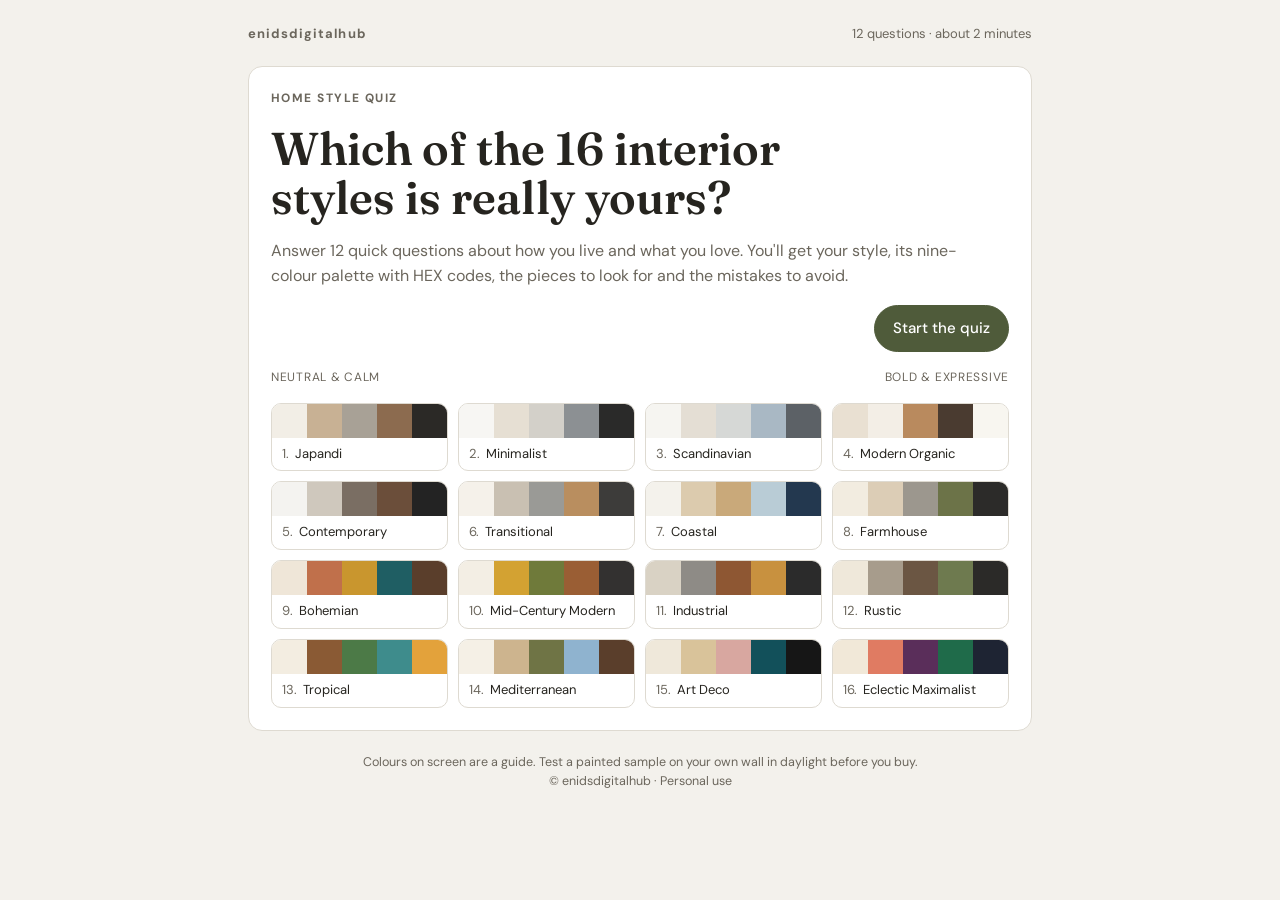
<file: apps/style-quiz/index.html>
<!DOCTYPE html>
<html lang="en">
<head>
<meta charset="utf-8">
<meta name="viewport" content="width=device-width, initial-scale=1">
<title>Find Your Home Style</title>
<meta name="description" content="A 12-question quiz that matches you to one of 16 interior design styles, with its 9-colour palette and HEX codes. By enidsdigitalhub.">
<link rel="preconnect" href="https://fonts.googleapis.com">
<link rel="preconnect" href="https://fonts.gstatic.com" crossorigin>
<link href="https://fonts.googleapis.com/css2?family=Fraunces:opsz,wght@9..144,400;9..144,600&family=DM+Sans:wght@400;500;700&display=swap" rel="stylesheet">
<style>
/* Layout: one centred column. Intro = 16-style gallery; quiz = one question card at a time; result = palette-led style card. */
:root{
  --bg:#F3F1EC; --surface:#FFFFFF; --ink:#26241F; --muted:#6B665C; --line:#DEDAD1; --accent:#4F5B3A; --accent-ink:#FFFFFF;
  --display:"Fraunces", Georgia, "Times New Roman", serif;
  --body:"DM Sans", system-ui, -apple-system, "Segoe UI", sans-serif;
  color-scheme: light;
}
@media (prefers-color-scheme: dark){
  :root:not([data-theme="light"]){ --bg:#1B1A17; --surface:#25231F; --ink:#EEEAE2; --muted:#A8A196; --line:#3A372F; --accent:#A9B98A; --accent-ink:#1B1A17; color-scheme: dark; }
}
:root[data-theme="dark"]{ --bg:#1B1A17; --surface:#25231F; --ink:#EEEAE2; --muted:#A8A196; --line:#3A372F; --accent:#A9B98A; --accent-ink:#1B1A17; color-scheme: dark; }
*{box-sizing:border-box}
html,body{margin:0}
body{background:var(--bg); color:var(--ink); font-family:var(--body); font-size:16px; line-height:1.55}
.wrap{max-width:820px; margin:0 auto; padding:24px 18px 56px; display:flex; flex-direction:column; gap:22px}
header{display:flex; justify-content:space-between; align-items:baseline; gap:12px; flex-wrap:wrap}
.brand{font-weight:700; letter-spacing:.08em; font-size:13px; color:var(--muted); text-decoration:none}
.step{font-size:13px; color:var(--muted); font-variant-numeric:tabular-nums}
.bar{height:4px; background:var(--line); border-radius:4px; overflow:hidden}
.bar i{display:block; height:100%; width:0; background:var(--accent); transition:width .3s ease}
h1,h2,h3{font-family:var(--display); font-weight:600; text-wrap:balance; margin:0}
h1{font-size:clamp(30px,6vw,46px); line-height:1.08}
h2{font-size:clamp(23px,4.4vw,31px); line-height:1.15}
h3{font-size:18px}
p{margin:0; max-width:65ch}
.lede{color:var(--muted)}
.card{background:var(--surface); border:1px solid var(--line); border-radius:14px; padding:22px; display:flex; flex-direction:column; gap:16px}
.kicker{font-size:12px; letter-spacing:.12em; text-transform:uppercase; color:var(--muted); font-weight:700}
.opts{display:grid; grid-template-columns:repeat(2,minmax(0,1fr)); gap:12px}
@media (max-width:520px){ .opts{grid-template-columns:1fr} }
.opt{all:unset; box-sizing:border-box; cursor:pointer; border:1.5px solid var(--line); border-radius:12px; padding:14px; display:flex; flex-direction:column; gap:10px; background:var(--bg); transition:border-color .15s}
.opt:hover{border-color:var(--accent)}
.opt:focus-visible,.btn:focus-visible,.tile:focus-visible{outline:3px solid var(--accent); outline-offset:2px}
.opt[aria-pressed="true"]{border-color:var(--accent); box-shadow:inset 0 0 0 1px var(--accent)}
.chips{display:flex; height:28px; border-radius:6px; overflow:hidden}
.chips span{flex:1}
.opt b{font-weight:500}
.opt small{color:var(--muted); font-size:13.5px; line-height:1.4}
.nav{display:flex; justify-content:space-between; gap:10px; flex-wrap:wrap}
.btn{all:unset; box-sizing:border-box; cursor:pointer; padding:11px 18px; border-radius:999px; font-weight:500; font-size:15px; border:1.5px solid var(--line); color:var(--ink); text-align:center}
.btn.primary{background:var(--accent); color:var(--accent-ink); border-color:var(--accent)}
.btn[disabled]{opacity:.4; cursor:default}
/* gallery */
.gallery{display:grid; grid-template-columns:repeat(4,minmax(0,1fr)); gap:10px}
@media (max-width:640px){ .gallery{grid-template-columns:repeat(2,minmax(0,1fr))} }
.tile{all:unset; box-sizing:border-box; cursor:pointer; border:1px solid var(--line); border-radius:10px; overflow:hidden; background:var(--surface); display:flex; flex-direction:column}
.tile:hover{border-color:var(--accent)}
.tile .chips{height:34px; border-radius:0}
.tile span.n{padding:8px 10px; font-size:13px; line-height:1.3; display:flex; gap:6px}
.tile span.n i{font-style:normal; color:var(--muted); font-variant-numeric:tabular-nums}
.axis{display:flex; justify-content:space-between; font-size:12px; color:var(--muted); letter-spacing:.06em; text-transform:uppercase}
/* result */
.hero{border-radius:14px; overflow:hidden; border:1px solid var(--line); background:var(--surface)}
.hero .strip{display:flex; height:110px}
.hero .strip span{flex:1}
.hero .body{padding:22px; display:flex; flex-direction:column; gap:12px}
.words{display:flex; gap:8px; flex-wrap:wrap}
.pill{border:1px solid var(--line); border-radius:999px; padding:4px 12px; font-size:14px}
.pal{display:grid; grid-template-columns:repeat(3,minmax(0,1fr)); gap:10px}
@media (max-width:520px){ .pal{grid-template-columns:repeat(2,minmax(0,1fr))} }
.sw{border:1px solid var(--line); border-radius:10px; overflow:hidden; background:var(--surface)}
.sw div{height:56px}
.sw p{padding:8px 10px; font-size:13px; line-height:1.35}
.sw code{font-family:ui-monospace,Menlo,Consolas,monospace; color:var(--muted); font-size:12px}
.cols{display:grid; grid-template-columns:1fr 1fr; gap:18px}
@media (max-width:560px){ .cols{grid-template-columns:1fr} }
ul{margin:0; padding-left:18px; display:flex; flex-direction:column; gap:6px}
.match{display:flex; flex-direction:column; gap:8px}
.mrow{display:grid; grid-template-columns:170px 1fr 44px; gap:10px; align-items:center; font-size:14px}
@media (max-width:420px){ .mrow{grid-template-columns:120px 1fr 40px} }
.mrow .t{height:8px; background:var(--line); border-radius:8px; overflow:hidden}
.mrow .t i{display:block; height:100%; border-radius:8px}
.mrow span:last-child{text-align:right; font-variant-numeric:tabular-nums; color:var(--muted)}
.cta{display:flex; flex-direction:column; gap:12px; border-radius:14px; padding:22px; color:#fff}
.cta p{color:rgba(255,255,255,.92)}
.cta .row{display:flex; gap:10px; flex-wrap:wrap}
.cta .btn{border-color:rgba(255,255,255,.65); color:#fff}
.cta .btn.solid{background:#fff; border-color:#fff}
.sig{display:flex; gap:14px; align-items:center; flex-wrap:wrap}
.sig .chips{width:150px; height:40px}
.toast{font-size:13px; color:var(--muted); min-height:18px}
.home{display:flex; flex-direction:column; gap:14px}
.tabs{display:flex; gap:8px; flex-wrap:wrap}
.tab{all:unset; box-sizing:border-box; cursor:pointer; padding:7px 14px; border-radius:999px; border:1.5px solid var(--line); font-size:14px}
.tab[aria-selected="true"]{background:var(--ink); color:var(--bg); border-color:var(--ink)}
.tab:focus-visible{outline:3px solid var(--accent); outline-offset:2px}
.view{border-radius:12px; overflow:hidden; border:1px solid var(--line); background:#fff; aspect-ratio:8/5}
.view svg{display:block; width:100%; height:100%}
.note{font-size:13px; color:var(--muted)}
footer{font-size:12.5px; color:var(--muted); text-align:center}
[hidden]{display:none !important}
@media (prefers-reduced-motion: reduce){ *{transition:none !important} }
</style>
</head>
<body>
<div class="wrap">
  <header>
    <a class="brand" href="#">enidsdigitalhub</a>
    <span class="step" id="step">12 questions · about 2 minutes</span>
  </header>

  <section id="intro" class="card">
    <div class="kicker">Home style quiz</div>
    <h1>Which of the 16 interior styles is really yours?</h1>
    <p class="lede">Answer 12 quick questions about how you live and what you love. You'll get your style, its nine-colour palette with HEX codes, the pieces to look for and the mistakes to avoid.</p>
    <div class="nav"><span></span><button class="btn primary" id="start">Start the quiz</button></div>
    <div class="axis" aria-hidden="true"><span>Neutral &amp; calm</span><span>Bold &amp; expressive</span></div>
    <div class="gallery" id="gallery" aria-label="Browse all 16 styles"></div>
  </section>

  <section id="quiz" class="card" hidden>
    <div class="bar" aria-hidden="true"><i id="prog"></i></div>
    <h2 id="qtext"></h2>
    <div class="opts" id="opts" role="group"></div>
    <div class="nav">
      <button class="btn" id="back">Back</button>
      <button class="btn primary" id="next" disabled>Next</button>
    </div>
  </section>

  <section id="result" hidden style="display:flex;flex-direction:column;gap:18px"></section>

  <footer>Colours on screen are a guide. Test a painted sample on your own wall in daylight before you buy.<br>© enidsdigitalhub · Personal use</footer>
</div>

<script>
/* ---------- Paste your Payhip product links here (leave "" until a product is live) ---------- */
const SHOP = {
  library: "",          // Complete 16-Style Library bundle
  palettes: "",         // 16 palette pack
  guides: {}            // e.g. { "japandi": "https://payhip.com/b/XXXX", ... }
};

const DATA = {"axes": ["color", "rustic", "decor", "warmth", "era", "mood", "green"], "styles": [{"id": "japandi", "num": 1, "name": "Japandi", "tagline": "Quiet, crafted, uncluttered", "words": ["Serene", "Crafted", "Simple"], "blurb": "Japanese calm meets Scandinavian comfort. Low furniture, pale wood, hand-made ceramics and plenty of empty space make a home that feels like a slow exhale.", "palette": [{"hex": "#F2EEE6", "name": "Rice Paper", "use": "Main walls"}, {"hex": "#E4DCCF", "name": "Washi", "use": "Secondary walls, linen"}, {"hex": "#C8B194", "name": "Ash Oak", "use": "Floors, furniture"}, {"hex": "#B08A62", "name": "Hinoki", "use": "Joinery, slatted screens"}, {"hex": "#A8A196", "name": "Stone", "use": "Tiles, pottery"}, {"hex": "#7C8466", "name": "Moss", "use": "Plants, cushions"}, {"hex": "#8C6B4F", "name": "Roasted Tea", "use": "Leather, ceramics"}, {"hex": "#4A4642", "name": "Charcoal Clay", "use": "Accents, lamp bases"}, {"hex": "#2B2926", "name": "Sumi Ink", "use": "Fine frames, outlines"}], "materials": ["Light ash or oak, matte", "Paper and linen shades", "Hand-thrown stoneware", "Bamboo and rattan", "Tatami-style or jute rugs", "Matte black metal, used sparingly"], "pieces": ["Low-profile sofa, seat height about 380–420 mm", "Low oak coffee table, 350–400 mm high", "Platform bed with a slatted headboard", "Paper lantern pendant, Ø500–600 mm", "Slatted oak screen or room divider"], "dos": ["Leave one wall and one surface completely empty", "Keep furniture low to the ground", "Choose a few hand-made pieces over many bought ones", "Hide storage behind plain, handle-less doors"], "avoid": ["Busy patterns and bright colours", "Glossy or mirrored finishes", "Filling every shelf", "Cool white (6000 K) bulbs"], "best_for": "Small homes, calm minds, anyone who wants less stuff", "profile": {"color": 0.1, "rustic": 0.35, "decor": 0.1, "warmth": 0.55, "era": 0.2, "mood": 0.3, "green": 0.5}}, {"id": "minimalist", "num": 2, "name": "Minimalist", "tagline": "Less, but better", "words": ["Clean", "Calm", "Essential"], "blurb": "Every object earns its place. Clean lines, a tight neutral palette and hidden storage leave a home that is easy to keep tidy and restful to come back to.", "palette": [{"hex": "#F7F6F3", "name": "Pure White", "use": "Walls, ceilings"}, {"hex": "#ECEAE5", "name": "Chalk", "use": "Secondary walls"}, {"hex": "#E6DFD3", "name": "Linen", "use": "Upholstery, curtains"}, {"hex": "#D9C7AC", "name": "Pale Oak", "use": "Floors, joinery"}, {"hex": "#D3D0C9", "name": "Pebble", "use": "Rugs, tiles"}, {"hex": "#A9A69F", "name": "Concrete", "use": "Worktops, floors"}, {"hex": "#8C9093", "name": "Steel", "use": "Hardware, lighting"}, {"hex": "#5E5D5A", "name": "Graphite", "use": "Accents"}, {"hex": "#2A2A29", "name": "Soft Black", "use": "Frames, single statement piece"}], "materials": ["Flat-front handle-less joinery", "Microcement or large-format porcelain", "Pale oak", "Matte white quartz", "Wool and cotton in plain weaves", "Brushed steel"], "pieces": ["Track-arm sofa in a solid neutral, 2000–2200 mm", "Simple rectangular coffee table, about ⅔ the sofa length", "Floor-to-ceiling hidden storage wall", "Platform bed with integrated side ledges", "One sculptural floor lamp"], "dos": ["Plan storage before you buy furniture", "Repeat the same two or three materials room to room", "Use texture so neutral rooms don't feel cold", "Keep worktops completely clear"], "avoid": ["Open shelving full of objects", "More than one accent colour", "Visible cables", "Furniture that is too small for the room"], "best_for": "Busy people, rentals, small apartments, anyone who hates clutter", "profile": {"color": 0.0, "rustic": 0.1, "decor": 0.0, "warmth": 0.35, "era": 0.1, "mood": 0.1, "green": 0.15}}, {"id": "scandinavian", "num": 3, "name": "Scandinavian", "tagline": "Light, simple, hygge", "words": ["Bright", "Cosy", "Practical"], "blurb": "Built for long dark winters, Scandinavian rooms bounce every bit of light around: white walls, pale wood and soft textiles, with a gentle blue or green for calm.", "palette": [{"hex": "#F6F5F1", "name": "Snow", "use": "Walls, ceilings"}, {"hex": "#E8DFD1", "name": "Birch", "use": "Secondary walls"}, {"hex": "#E4DED4", "name": "Wool", "use": "Throws, upholstery"}, {"hex": "#D7C3A3", "name": "Pale Ash", "use": "Floors, furniture"}, {"hex": "#D6D8D6", "name": "Fog", "use": "Rugs, tiles"}, {"hex": "#B9BBB8", "name": "Dove Grey", "use": "Sofa, curtains"}, {"hex": "#A9B8C4", "name": "Fjord Blue", "use": "Accent wall, bedding"}, {"hex": "#A8B59B", "name": "Sage", "use": "Plants, cushions"}, {"hex": "#5C6166", "name": "Slate", "use": "Lamps, frames"}], "materials": ["Pale ash, birch or white-oiled oak", "Wool, sheepskin and knitted throws", "White-painted wood panelling", "Matte ceramic tiles", "Paper and opal-glass lighting", "Black or brass details, small"], "pieces": ["Light grey sofa on wooden legs, 2000–2200 mm", "Round white or ash coffee table, Ø800–900 mm", "Wishbone-style dining chairs", "Wall-mounted shelf with a few books and plants", "Sheepskin on a lounge chair"], "dos": ["Keep windows bare or use sheer white curtains", "Layer several lamps instead of one ceiling light", "Bring in one soft colour: blue, sage or blush", "Use wool and knit textures for warmth"], "avoid": ["Dark heavy curtains", "Ornate or carved furniture", "Too many colours", "Dark wood floors"], "best_for": "Darker homes, families, renters, cool climates", "profile": {"color": 0.15, "rustic": 0.3, "decor": 0.25, "warmth": 0.35, "era": 0.25, "mood": 0.05, "green": 0.4}}, {"id": "modern-organic", "num": 4, "name": "Modern Organic", "tagline": "Calm, light and tactile", "replaces": "Warm Modern Organic", "words": ["Soft", "Natural", "Quiet"], "blurb": "A calm, light-filled home that feels soft underfoot and quiet to the eye. Natural oak, warm stone tones, curves and bouclé do the work, with sage green as the one living colour.", "palette": [{"hex": "#E9E0D2", "name": "Oat", "use": "60% · main walls, upholstery"}, {"hex": "#CFC3B1", "name": "Limestone", "use": "Secondary walls, tiles, rugs"}, {"hex": "#F3EEE6", "name": "Ivory Bouclé", "use": "Sofa, cushions, bedding"}, {"hex": "#D9C9B0", "name": "Travertine", "use": "Floor tiles, coffee table, worktops"}, {"hex": "#B98A5E", "name": "Natural Oak", "use": "30% · floors, joinery, furniture"}, {"hex": "#8E9B7E", "name": "Sage", "use": "10% · limewash wall, zellige, plants"}, {"hex": "#4A3B30", "name": "Espresso", "use": "Fine outlines, frames, lamp bases"}, {"hex": "#B08D57", "name": "Brushed Brass", "use": "Taps, handles, light fittings"}, {"hex": "#F8F6F0", "name": "Soft White", "use": "Ceilings and trims"}], "materials": ["Matte engineered and fluted oak", "Limewash walls", "Travertine-look porcelain", "Bouclé and linen", "Calacatta-look quartz", "Brushed brass"], "pieces": ["Curved bouclé sofa, 2200–2400 mm wide", "Oak drum coffee table, Ø900–1000", "Fluted oak media wall with a linear fire", "Wool or jute rug, about 2400 × 3400", "Sheer linen curtains hung from the ceiling"], "dos": ["Choose curves: a rounded sofa, oval table or arched mirror", "Keep wood tones in one family, light to mid oak", "Use texture instead of pattern", "Display three objects, not ten"], "avoid": ["Bright white next to oat and oak", "High-gloss finishes", "More than one strong colour", "Cool white (6000 K) bulbs"], "best_for": "Homeowners who want calm but warm; small or darker homes", "profile": {"color": 0.2, "rustic": 0.45, "decor": 0.25, "warmth": 0.65, "era": 0.2, "mood": 0.25, "green": 0.6}}, {"id": "contemporary", "num": 5, "name": "Contemporary", "tagline": "Sleek, current, gallery-calm", "words": ["Sleek", "Current", "Refined"], "blurb": "Of-the-moment and crisp: big windows, clean architecture, greige and taupe softened by walnut and a single dramatic black. It's polished without being cold.", "palette": [{"hex": "#F4F3F0", "name": "Gallery White", "use": "Walls"}, {"hex": "#DADADA", "name": "Mist Grey", "use": "Secondary walls, rugs"}, {"hex": "#CFC8BD", "name": "Greige", "use": "Upholstery, curtains"}, {"hex": "#9E9284", "name": "Taupe", "use": "Feature wall, cushions"}, {"hex": "#7A6E63", "name": "Mink", "use": "Accent chairs"}, {"hex": "#C9B48E", "name": "Champagne", "use": "Metal finishes"}, {"hex": "#6B4E3A", "name": "Walnut", "use": "Media unit, dining table"}, {"hex": "#5A5A58", "name": "Smoke", "use": "Tiles, worktops"}, {"hex": "#232323", "name": "Onyx", "use": "Window frames, statement pieces"}], "materials": ["Large-format porcelain or polished concrete", "Walnut veneer", "Smoked glass", "Matte black and champagne metal", "Bouclé, wool and leather", "Quartz with subtle veining"], "pieces": ["Low modular sectional, about 3000 × 1800 L-shape", "Rectangular coffee table in stone or smoked glass", "Floating walnut media unit with hidden storage", "Statement linear pendant over the dining table", "Large abstract artwork, about ⅔ the sofa width"], "dos": ["Keep architecture clean: flush skirtings, hidden tracks", "Use one dramatic black element per room", "Choose large-scale art over many small frames", "Layer greige, taupe and walnut for warmth"], "avoid": ["Fussy ornaments and patterns", "Matching furniture sets", "Too many small accessories", "Mixing many wood tones"], "best_for": "New builds, apartments, open-plan living", "profile": {"color": 0.2, "rustic": 0.1, "decor": 0.3, "warmth": 0.4, "era": 0.0, "mood": 0.5, "green": 0.2}}, {"id": "transitional", "num": 6, "name": "Transitional", "tagline": "Classic comfort, modern lines", "words": ["Timeless", "Balanced", "Welcoming"], "blurb": "The bridge between traditional and modern: classic shapes, mouldings and a fireplace, kept fresh with soft neutrals and one confident navy.", "palette": [{"hex": "#F5F1EA", "name": "Warm White", "use": "Walls, trims"}, {"hex": "#E3DDD2", "name": "Oyster", "use": "Secondary walls"}, {"hex": "#C9C0B2", "name": "Greige", "use": "Sofa, curtains"}, {"hex": "#A8998A", "name": "Mushroom", "use": "Rugs, cushions"}, {"hex": "#9A9A96", "name": "Pewter", "use": "Tiles, accents"}, {"hex": "#B7B8B4", "name": "Brushed Nickel", "use": "Taps, lighting"}, {"hex": "#B98E5F", "name": "Honey Oak", "use": "Floors, dining table"}, {"hex": "#2F3E55", "name": "Navy", "use": "Accent chairs, kitchen island"}, {"hex": "#3D3C3A", "name": "Charcoal", "use": "Frames, details"}], "materials": ["Wall panelling and simple mouldings", "Mid-tone oak floors", "Marble-look porcelain", "Performance linen and velvet", "Brushed nickel or aged brass", "Glass and crystal lighting, kept simple"], "pieces": ["Rolled-arm or track-arm sofa, 2200–2400 mm", "Pair of upholstered armchairs facing the sofa", "Fireplace with a simple surround as the focal point", "Round or oval pedestal dining table", "Classic chandelier with a modern shape"], "dos": ["Arrange seating symmetrically around a focal point", "Mix one classic shape with one modern shape", "Use navy as the single colour", "Pick lined, floor-length curtains"], "avoid": ["Heavily carved or ornate pieces", "Too many trends at once", "Bright, saturated colours", "Cluttered surfaces"], "best_for": "Family homes, people who like classic but not old-fashioned", "profile": {"color": 0.2, "rustic": 0.2, "decor": 0.4, "warmth": 0.5, "era": 0.55, "mood": 0.25, "green": 0.25}}, {"id": "coastal", "num": 7, "name": "Coastal", "tagline": "Breezy, bright, by the sea", "words": ["Breezy", "Fresh", "Relaxed"], "blurb": "Sun, salt and sea in a home: sandy neutrals, driftwood, sea-glass greens and harbour blues, with linen that moves in the breeze.", "palette": [{"hex": "#F4F2EC", "name": "Sea Salt", "use": "Walls"}, {"hex": "#EDE3D6", "name": "Shell", "use": "Secondary walls, linen"}, {"hex": "#DCCBAE", "name": "Sand Dune", "use": "Rugs, upholstery"}, {"hex": "#B8A68C", "name": "Driftwood", "use": "Floors, furniture"}, {"hex": "#C9A97A", "name": "Rope", "use": "Woven baskets, lighting"}, {"hex": "#A9C6C1", "name": "Sea Glass", "use": "Cushions, tiles"}, {"hex": "#B9CCD6", "name": "Sky", "use": "Accent wall, bedding"}, {"hex": "#4F7184", "name": "Harbour Blue", "use": "Kitchen island, accents"}, {"hex": "#23384F", "name": "Navy", "use": "Stripes, frames"}], "materials": ["Whitewashed or driftwood timber", "Linen and cotton slipcovers", "Rattan, rope and seagrass", "Shiplap or tongue-and-groove panelling", "Glazed handmade tiles in blue-green", "Weathered brass or nickel"], "pieces": ["Slipcovered sofa in white or sand, 2200–2400 mm", "Whitewashed coffee table or a woven ottoman", "Rattan or wicker accent chairs", "Woven pendant light over the dining table", "Striped or flat-weave rug, about 2400 × 3400"], "dos": ["Keep windows open and curtains sheer", "Mix two or three blues, not more", "Use natural fibres for texture", "Keep accessories few and natural (glass, wood)"], "avoid": ["Themed décor: anchors, 'beach' signs, shells everywhere", "Heavy dark furniture", "Busy patterns", "Dark wall colours"], "best_for": "Coastal and warm homes, holiday homes, Airbnbs", "profile": {"color": 0.4, "rustic": 0.35, "decor": 0.4, "warmth": 0.3, "era": 0.35, "mood": 0.0, "green": 0.3}}, {"id": "farmhouse", "num": 8, "name": "Farmhouse", "tagline": "Simple, sturdy, country warmth", "words": ["Homely", "Sturdy", "Unfussy"], "blurb": "Country living with clean modern lines: beams, shaker cabinets, a big farmhouse table, sage and olive greens and black iron details.", "palette": [{"hex": "#F2ECE0", "name": "Cream", "use": "Walls"}, {"hex": "#E7DFD0", "name": "Linen", "use": "Curtains, upholstery"}, {"hex": "#DCCDB6", "name": "Oatmeal", "use": "Rugs, secondary walls"}, {"hex": "#A57C55", "name": "Barn Oak", "use": "Beams, table, floors"}, {"hex": "#9C978E", "name": "Weathered Grey", "use": "Tiles, painted furniture"}, {"hex": "#8F9A73", "name": "Sage Green", "use": "Kitchen units, cabinets"}, {"hex": "#6C7348", "name": "Olive", "use": "Accent wall, cushions"}, {"hex": "#9C5A44", "name": "Brick", "use": "Pots, accents"}, {"hex": "#2C2B29", "name": "Black Iron", "use": "Lights, hardware, frames"}], "materials": ["Shaker-style painted cabinets", "Reclaimed or wire-brushed oak", "Butcher-block worktops", "Subway or zellige-look tiles", "Linen, cotton and plaid", "Black iron and aged brass"], "pieces": ["Long plank dining table, 2000 × 950 for six to eight", "Slipcovered or linen sofa with deep seats", "Farmhouse (Belfast) sink with a bridge tap", "Open shelving for everyday dishes", "Black iron or lantern pendants"], "dos": ["Make the kitchen table the heart of the home", "Pair painted cabinets with wood worktops", "Use black iron as your fine line", "Keep patterns simple: checks, stripes"], "avoid": ["Over-theming with signs and roosters", "Too many distressed pieces", "Glossy finishes", "Cool grey palettes"], "best_for": "Family homes, country and peri-urban plots, cooks", "profile": {"color": 0.3, "rustic": 0.7, "decor": 0.45, "warmth": 0.65, "era": 0.6, "mood": 0.2, "green": 0.4}}, {"id": "bohemian", "num": 9, "name": "Bohemian", "tagline": "Free-spirited, layered, well-travelled", "words": ["Layered", "Collected", "Free"], "blurb": "A home that tells stories: kilim rugs, rust and mustard textiles, rattan, macramé and a jungle of plants, all layered with love.", "palette": [{"hex": "#EFE6D8", "name": "Bone", "use": "Walls"}, {"hex": "#CDB28A", "name": "Jute", "use": "Rugs, baskets"}, {"hex": "#C0704B", "name": "Terracotta", "use": "Pots, cushions"}, {"hex": "#B5562F", "name": "Rust", "use": "Sofa throws, textiles"}, {"hex": "#C9962E", "name": "Mustard", "use": "Accent chair, cushions"}, {"hex": "#6E7445", "name": "Olive", "use": "Velvet, plants"}, {"hex": "#1F5E63", "name": "Deep Teal", "use": "Accent wall, pouffes"}, {"hex": "#6B3A4B", "name": "Plum", "use": "Textiles, glassware"}, {"hex": "#5A3E2B", "name": "Walnut", "use": "Furniture, frames"}], "materials": ["Kilim, Persian-style and flat-weave rugs", "Rattan, cane and wicker", "Macramé and woven wall hangings", "Velvet and embroidered textiles", "Hand-painted tiles", "Brass and hammered metal"], "pieces": ["Low sofa layered with throws and floor cushions", "Rattan peacock or egg chair", "Layered rugs: a large jute plus a smaller kilim", "Moroccan-style pouffes", "Plant shelf or hanging planters"], "dos": ["Layer rugs, throws and cushions in a shared colour family", "Mix vintage, handmade and travel finds", "Go big with plants", "Keep walls light so the layers can shine"], "avoid": ["Matching furniture sets", "Sleek, shiny surfaces", "Too many colours outside your family", "Clutter without breathing room"], "best_for": "Creatives, renters, collectors, plant lovers", "profile": {"color": 0.7, "rustic": 0.55, "decor": 0.85, "warmth": 0.75, "era": 0.5, "mood": 0.4, "green": 0.85}}, {"id": "mid-century-modern", "num": 10, "name": "Mid-Century Modern", "tagline": "Retro shapes, warm wood, happy colour", "words": ["Retro", "Graphic", "Optimistic"], "blurb": "1950s and '60s optimism: tapered legs, teak and walnut, sunburst mirrors and confident mustard, olive, orange and teal.", "palette": [{"hex": "#F3EEE4", "name": "Warm White", "use": "Walls"}, {"hex": "#E6D9BF", "name": "Cream", "use": "Upholstery, rugs"}, {"hex": "#D3A232", "name": "Mustard", "use": "Accent chair, cushions"}, {"hex": "#C4632D", "name": "Burnt Orange", "use": "Lamp, art, cushions"}, {"hex": "#6F7A3A", "name": "Olive", "use": "Sofa, accent wall"}, {"hex": "#2F6F73", "name": "Teal", "use": "Bedding, glass"}, {"hex": "#9A5E34", "name": "Teak", "use": "Sideboard, furniture"}, {"hex": "#5A3B26", "name": "Walnut", "use": "Floors, dining table"}, {"hex": "#333130", "name": "Charcoal", "use": "Lamps, frames"}], "materials": ["Teak and walnut veneers", "Tapered wooden legs", "Moulded plywood and fibreglass", "Wool tweed and leather", "Terrazzo", "Brass and globe glass"], "pieces": ["Low sofa on tapered legs, 2000–2200 mm", "Lounge chair and ottoman in leather", "Long, low teak sideboard", "Tulip or round pedestal dining table", "Sputnik or globe pendant"], "dos": ["Keep furniture low and leggy so the floor shows", "Repeat one hero colour three times", "Choose graphic art and sunburst shapes", "Mix one or two genuine vintage pieces"], "avoid": ["Bulky, overstuffed furniture", "Too many reproduction pieces in one room", "Fussy patterns", "Cool grey walls"], "best_for": "Design lovers, apartments, anyone who likes colour with order", "profile": {"color": 0.65, "rustic": 0.3, "decor": 0.45, "warmth": 0.7, "era": 0.75, "mood": 0.45, "green": 0.5}}, {"id": "industrial", "num": 11, "name": "Industrial", "tagline": "Raw, urban, warehouse-cool", "words": ["Raw", "Urban", "Honest"], "blurb": "Exposed brick, concrete, steel and reclaimed timber, softened by cognac leather and warm Edison light: loft living with character.", "palette": [{"hex": "#D9D2C4", "name": "Canvas", "use": "Walls, curtains"}, {"hex": "#B8B5AF", "name": "Concrete", "use": "Floors, walls"}, {"hex": "#8E8B86", "name": "Cement", "use": "Tiles, worktops"}, {"hex": "#9A4E35", "name": "Brick", "use": "Feature wall"}, {"hex": "#8E5733", "name": "Cognac", "use": "Leather sofa, chairs"}, {"hex": "#7A5A3E", "name": "Reclaimed Oak", "use": "Tables, shelving"}, {"hex": "#C8913F", "name": "Edison Amber", "use": "Bulbs, glass, accents"}, {"hex": "#5D6063", "name": "Raw Steel", "use": "Frames, shelving"}, {"hex": "#2B2B2B", "name": "Soot", "use": "Metalwork, windows"}], "materials": ["Exposed brick or brick slips", "Polished concrete or microcement", "Black steel and pipework", "Reclaimed timber", "Distressed leather", "Clear-glass Edison bulbs"], "pieces": ["Cognac or charcoal leather sofa, 2200–2400 mm", "Reclaimed wood and steel coffee table", "Steel-frame open bookshelf", "Factory-style pendants over the island", "Crittall-style black glass partition"], "dos": ["Leave one surface raw: brick, concrete or ductwork", "Warm it up with leather, wood and rugs", "Use metal as a frame, not everywhere", "Light with warm 2700 K bulbs"], "avoid": ["Too much metal and no softness", "Pastel colours", "Cold white light", "Small, delicate furniture"], "best_for": "Lofts, apartments, studios, men's and shared spaces", "profile": {"color": 0.35, "rustic": 0.85, "decor": 0.35, "warmth": 0.4, "era": 0.45, "mood": 0.75, "green": 0.3}}, {"id": "rustic", "num": 12, "name": "Rustic", "tagline": "Cosy, grounded, fireside", "replaces": "Highland Stone Lodge", "words": ["Sheltered", "Textured", "Practical"], "blurb": "A cosy retreat for cool evenings: natural stone, dark timber, leather and wool gathered around the fire, with moss green and slate as quiet supporting colours.", "palette": [{"hex": "#EFE8DA", "name": "Mist", "use": "60% · main walls"}, {"hex": "#B5A897", "name": "Mushroom", "use": "Board-and-batten, upholstery"}, {"hex": "#A79C8C", "name": "Ledgestone", "use": "Fireplace, feature walls, tiles"}, {"hex": "#7A5236", "name": "Cypress", "use": "30% · beams, tables, shelving"}, {"hex": "#6B5643", "name": "Smoked Oak", "use": "Floors and furniture"}, {"hex": "#9A5B32", "name": "Cognac", "use": "10% · leather sofa, cushions"}, {"hex": "#6E7A4F", "name": "Moss", "use": "Kitchen units, bedroom walls"}, {"hex": "#5E5F5A", "name": "Slate", "use": "Floors, worktops, accents"}, {"hex": "#2B2A28", "name": "Black Iron", "use": "Lights, rods, hardware"}], "materials": ["Natural stacked stone", "Cypress beams, smoked brushed oak", "Cognac leather", "Wool plaid and kilim", "Honed granite", "Matte black iron"], "pieces": ["Floor-to-ceiling stone fireplace with a timber mantel", "Cognac leather sofa, 2200–2400 mm", "Two wool wingback chairs angled to the fire", "Chunky solid-wood coffee table", "Wrought-iron chandelier over the dining table"], "dos": ["Make the fireplace or one stone wall the hero", "Use two timbers at most", "Layer wool, leather and plaid", "Use matte black iron for fittings"], "avoid": ["Bright white walls", "Glossy or mirrored furniture", "Antlers and signs everywhere", "Under-lighting the room"], "best_for": "Cool climates, highland homes, cabins, families", "profile": {"color": 0.4, "rustic": 0.95, "decor": 0.55, "warmth": 0.75, "era": 0.65, "mood": 0.6, "green": 0.3}}, {"id": "tropical", "num": 13, "name": "Tropical", "tagline": "Lush, warm, holiday every day", "words": ["Lush", "Vibrant", "Laid-back"], "blurb": "Bring the outdoors in: palm greens, rattan, teak and pops of coral and mango, with big leafy plants and botanical prints.", "palette": [{"hex": "#F3EDE1", "name": "Coconut", "use": "Walls"}, {"hex": "#C9A46C", "name": "Rattan", "use": "Furniture, lighting"}, {"hex": "#8A5A34", "name": "Teak", "use": "Tables, floors"}, {"hex": "#2F5D3A", "name": "Palm", "use": "Accent wall, velvet"}, {"hex": "#4C7A47", "name": "Monstera", "use": "Cushions, prints"}, {"hex": "#7FA36B", "name": "Fern", "use": "Bedding, glass"}, {"hex": "#3E8C8C", "name": "Lagoon", "use": "Tiles, accents"}, {"hex": "#E07A5F", "name": "Coral", "use": "Cushions, art"}, {"hex": "#E3A23B", "name": "Mango", "use": "Accents, ceramics"}], "materials": ["Rattan, cane and bamboo", "Teak and iroko", "Botanical wallpaper or prints", "Linen and cotton in leafy prints", "Terrazzo and glazed tiles", "Brass and woven pendants"], "pieces": ["Rattan or cane-back sofa with green cushions", "Teak coffee table", "Banana-leaf or palm wallpaper on one wall", "Large woven pendant lights", "Big floor plants: monstera, bird of paradise, palm"], "dos": ["Use plants as furniture: go big", "Pick one leafy print and repeat its colours", "Keep it breezy with ceiling fans and sheers", "Mix rattan with solid wood"], "avoid": ["Heavy dark fabrics", "Too many prints fighting each other", "Plastic plants", "Cold metal finishes"], "best_for": "Warm climates, coastal Kenya, Airbnbs, plant lovers", "profile": {"color": 0.85, "rustic": 0.5, "decor": 0.75, "warmth": 0.7, "era": 0.4, "mood": 0.4, "green": 1.0}}, {"id": "mediterranean", "num": 14, "name": "Mediterranean", "tagline": "Sun-washed, arched, timeless", "words": ["Sunny", "Rustic-elegant", "Inviting"], "blurb": "Whitewashed walls, arches, terracotta floors and Aegean blue: the easy warmth of a Greek or Spanish village house, with olive trees at the door.", "palette": [{"hex": "#F5F0E6", "name": "Whitewash", "use": "Walls, arches"}, {"hex": "#E3D5BE", "name": "Limestone", "use": "Floors, worktops"}, {"hex": "#CDB48E", "name": "Sand", "use": "Upholstery, rugs"}, {"hex": "#B9603A", "name": "Terracotta", "use": "Floor tiles, pots"}, {"hex": "#6F7445", "name": "Olive", "use": "Plants, cushions, shutters"}, {"hex": "#2F5F8A", "name": "Aegean Blue", "use": "Doors, tiles, accents"}, {"hex": "#8FB3CF", "name": "Sky Blue", "use": "Bedding, glassware"}, {"hex": "#B08D57", "name": "Aged Brass", "use": "Lighting, hardware"}, {"hex": "#5A3E2B", "name": "Walnut", "use": "Beams, furniture"}], "materials": ["Limewash and plaster walls", "Terracotta and patterned cement tiles", "Wood beams and shutters", "Wrought iron", "Linen and cotton", "Hand-painted ceramics"], "pieces": ["Built-in plaster bench or banquette with cushions", "Rustic wood dining table with rush-seat chairs", "Arched doorways, niches or mirrors", "Wrought-iron lanterns and pendants", "Olive or lemon trees in terracotta pots"], "dos": ["Use arches and curves wherever you can", "Pair terracotta floors with white walls", "Bring blue in through tiles, doors or textiles", "Let the outdoor terrace be a room too"], "avoid": ["Cool grey", "Glossy modern finishes", "Too many patterned tiles in one view", "Heavy, dark curtains"], "best_for": "Sunny homes, outdoor living, people who love colour with calm", "profile": {"color": 0.55, "rustic": 0.6, "decor": 0.5, "warmth": 0.85, "era": 0.55, "mood": 0.2, "green": 0.55}}, {"id": "art-deco", "num": 15, "name": "Art Deco", "tagline": "Glamorous, geometric, jewel-toned", "words": ["Glamorous", "Bold", "Polished"], "blurb": "1920s luxury: emerald and peacock velvet, black lacquer, gold, marble and fan-shaped geometry. A home that feels like a grand hotel bar.", "palette": [{"hex": "#EFE8DA", "name": "Ivory", "use": "Ceilings, trims"}, {"hex": "#C9C6C0", "name": "Marble Grey", "use": "Floors, worktops"}, {"hex": "#D9C39A", "name": "Champagne", "use": "Walls, upholstery"}, {"hex": "#B8934A", "name": "Gold", "use": "Metal, mirrors, lights"}, {"hex": "#D8A7A0", "name": "Blush", "use": "Accent chairs"}, {"hex": "#1F4D43", "name": "Emerald", "use": "Velvet sofa, walls"}, {"hex": "#12505A", "name": "Peacock", "use": "Accent wall, cushions"}, {"hex": "#5C1F2B", "name": "Burgundy", "use": "Textiles, glass"}, {"hex": "#161616", "name": "Black Lacquer", "use": "Furniture, panelling"}], "materials": ["Velvet in jewel tones", "Marble and terrazzo", "Black lacquer and high-gloss veneers", "Polished brass and gold", "Fluted glass and mirror", "Geometric tiles and wallpaper"], "pieces": ["Channel-tufted velvet sofa, 2200–2400 mm", "Round marble and brass coffee table", "Fan or scalloped headboard", "Statement tiered or globe chandelier", "Mirrored or lacquered sideboard"], "dos": ["Choose one jewel tone and commit to it", "Repeat geometric shapes: fans, arches, chevrons", "Mix velvet with marble and brass", "Light with dimmers for drama"], "avoid": ["Rustic or distressed finishes", "Too many metals (stick to gold/brass)", "Pale, washed-out colours", "Clutter: glamour needs space"], "best_for": "Apartments, entertainers, lovers of drama and polish", "profile": {"color": 0.85, "rustic": 0.05, "decor": 0.75, "warmth": 0.5, "era": 0.9, "mood": 0.85, "green": 0.2}}, {"id": "eclectic-maximalist", "num": 16, "name": "Eclectic Maximalist", "tagline": "More is more, with intent", "words": ["Bold", "Personal", "Joyful"], "blurb": "Colour, pattern and collections, layered with confidence: a gallery wall, a raspberry sofa, cobalt walls and everything you love on show.", "palette": [{"hex": "#F1E8D8", "name": "Cream", "use": "Ceilings, breathing space"}, {"hex": "#E0A22F", "name": "Saffron", "use": "Cushions, lamps"}, {"hex": "#E07B62", "name": "Coral", "use": "Accent chair, art"}, {"hex": "#B0305A", "name": "Raspberry", "use": "Sofa, textiles"}, {"hex": "#5A2E5A", "name": "Plum", "use": "Velvet, glass"}, {"hex": "#2E8A86", "name": "Teal", "use": "Accent wall, tiles"}, {"hex": "#1F6B4A", "name": "Emerald", "use": "Plants, cushions"}, {"hex": "#23407A", "name": "Cobalt", "use": "Walls, cabinetry"}, {"hex": "#1E2433", "name": "Ink", "use": "Frames, contrast"}], "materials": ["Patterned wallpaper", "Velvet, chintz and embroidered fabrics", "Layered Persian and kilim rugs", "Lacquered and painted furniture", "Collections: books, ceramics, art", "Mixed metals"], "pieces": ["Statement velvet sofa in a strong colour", "Gallery wall of mixed frames, edge to edge", "Patterned wallpaper on one or more walls", "Pair of mismatched accent chairs", "Display cabinet for collections"], "dos": ["Pick one anchor colour and pull the rest from it", "Repeat colours in at least three places", "Mix pattern scales: one large, one medium, one small", "Leave one calm surface for the eye to rest"], "avoid": ["Random colours with no anchor", "All patterns the same size", "Cheap filler accessories", "Poor lighting: layers need light"], "best_for": "Collectors, creatives, confident colour lovers", "profile": {"color": 1.0, "rustic": 0.4, "decor": 1.0, "warmth": 0.65, "era": 0.6, "mood": 0.7, "green": 0.6}}, {"id": "olive-terracotta", "num": 17, "name": "Olive & Terracotta", "signature": true, "tagline": "Warm, earthy, never themed", "words": ["Grounded", "Layered", "Warm"], "blurb": "Earthy olive, sun-baked terracotta, warm cream and walnut: a grounded, welcoming home with a little Mediterranean warmth.", "palette": [{"hex": "#EFE6D6", "name": "Warm Cream", "use": "Main walls"}, {"hex": "#D8C3A5", "name": "Sand", "use": "Hallways, blinds, rugs"}, {"hex": "#6B7A45", "name": "Olive", "use": "Kitchen units, sofa"}, {"hex": "#9EA878", "name": "Muted Sage", "use": "Cushions, soft accents"}, {"hex": "#B8643E", "name": "Burnt Terracotta", "use": "Armchairs, splashback"}, {"hex": "#5B3A29", "name": "Walnut", "use": "Tables, beds, shelving"}, {"hex": "#F8F6F0", "name": "Soft White", "use": "Ceilings, trims"}, {"hex": "#B08D57", "name": "Aged Brass", "use": "Taps, lamps, frames"}, {"hex": "#262421", "name": "Black Steel", "use": "Window frames, outlines"}], "materials": ["Walnut and mid oak", "Velvet, bouclé and cane", "Terracotta zellige-look tiles", "Jute and wool rugs", "Aged brass", "Black steel frames"], "pieces": ["Olive velvet or canvas sofa, 2200–2400 mm", "Two terracotta bouclé armchairs", "Round walnut coffee table", "Olive shaker kitchen with a terracotta splashback", "Cane-back dining chairs with sage seat pads"], "dos": ["Keep walls cream; let olive and terracotta live in furniture", "Repeat terracotta three times per room", "Use brass for warmth", "Layer jute and wool"], "avoid": ["Painting every wall olive or terracotta", "Cool white bulbs", "Mixing chrome with brass", "Filling every shelf"], "best_for": "Lovers of warm colour that still feels calm", "pair_with": ["mediterranean", "farmhouse", "bohemian", "modern-organic"], "profile": {"color": 0.5, "rustic": 0.5, "decor": 0.45, "warmth": 0.8, "era": 0.4, "mood": 0.35, "green": 0.6}}, {"id": "terracotta-beige", "num": 18, "name": "Terracotta & Beige", "signature": true, "replaces": "Terracotta & Beige", "tagline": "Sun-baked warmth, softly layered", "words": ["Tonal", "Handmade", "Relaxed"], "blurb": "Layered beige, sand and limed oak make a soft, tonal backdrop, and terracotta and clay bring the glow. Warm without being heavy.", "palette": [{"hex": "#F4EDE3", "name": "Bone", "use": "Ceilings and trim"}, {"hex": "#E6D7C3", "name": "Beige", "use": "60% · main walls"}, {"hex": "#D8C8B0", "name": "Travertine", "use": "Floors, tables, worktops"}, {"hex": "#CDB89C", "name": "Sand", "use": "30% · timber, weave, upholstery"}, {"hex": "#D2C0A3", "name": "Limed Oak", "use": "Furniture and joinery"}, {"hex": "#D49A7A", "name": "Clay", "use": "Soft furnishings, cushions"}, {"hex": "#B5603A", "name": "Terracotta", "use": "10% · feature wall, tiles, pots"}, {"hex": "#B08D57", "name": "Aged Brass", "use": "Taps, handles, lamps"}, {"hex": "#49372D", "name": "Umber", "use": "Fine outlines, frames, dark wood"}], "materials": ["Limewash and travertine", "Limed oak", "Linen, jute and sisal", "Rattan and cane", "Hand-thrown clay", "Aged brass"], "pieces": ["Low, deep linen sofa with washable covers", "Rattan or cane accent chairs", "Travertine coffee table", "Terracotta limewash on one wall or an arched niche", "Sisal rug with a smaller wool rug on top"], "dos": ["Layer three or four shades of beige", "Use limewash for soft, cloudy walls", "Repeat terracotta three times", "Choose arches and rounded shapes"], "avoid": ["Cool grey", "High-gloss tiles or furniture", "Terracotta on more than one wall per room", "Cool white bulbs"], "best_for": "Lovers of warm neutrals and earthy minimal homes", "pair_with": ["mediterranean", "modern-organic", "japandi", "bohemian"], "profile": {"color": 0.35, "rustic": 0.5, "decor": 0.4, "warmth": 0.85, "era": 0.4, "mood": 0.2, "green": 0.45}}]};
const QUESTIONS = [{"q": "It's Sunday evening. Where are you?", "o": [{"label": "A tidy, light room with tea and a book", "sub": "Calm and uncluttered", "chips": ["#F2EEE6", "#C8B194", "#7C8466"], "tags": ["japandi", "minimalist", "scandinavian"], "v": {"color": 0.1, "decor": 0.1, "mood": 0.1, "rustic": 0.3}}, {"label": "By a crackling fire under a wool blanket", "sub": "Cosy and sheltered", "chips": ["#7A5236", "#9A5B32", "#2B2A28"], "tags": ["rustic", "farmhouse"], "v": {"rustic": 0.9, "mood": 0.7, "warmth": 0.8}}, {"label": "Round a long table with friends and food", "sub": "Lively and warm", "chips": ["#6B7A45", "#B8643E", "#5B3A29"], "tags": ["farmhouse", "mediterranean", "transitional"], "v": {"warmth": 0.8, "decor": 0.5, "color": 0.5}}, {"label": "On a sunny terrace surrounded by plants", "sub": "Slow and outdoorsy", "chips": ["#F3EDE1", "#4C7A47", "#E3A23B"], "tags": [], "v": {"green": 0.9, "mood": 0.1, "warmth": 0.7}}], "tags": ["tropical", "mediterranean", "bohemian", "coastal"]}, {"q": "Which walls would you live with for years?", "o": [{"label": "Crisp white or soft off-white", "sub": "Bright and clean", "chips": ["#F7F6F3", "#ECEAE5", "#D3D0C9"], "tags": ["minimalist", "scandinavian", "coastal", "contemporary"], "v": {"color": 0, "mood": 0}}, {"label": "Warm oat, greige or mushroom", "sub": "A quiet, warm neutral", "chips": ["#E9E0D2", "#CFC8BD", "#9E9284"], "tags": ["modern-organic", "japandi", "contemporary", "transitional"], "v": {"color": 0.2, "warmth": 0.6, "mood": 0.25}}, {"label": "Limewash with a terracotta or blue wall", "sub": "Sunny and textured", "chips": ["#F5F0E6", "#B9603A", "#2F5F8A"], "tags": ["mediterranean", "bohemian"], "v": {"color": 0.55, "warmth": 0.8, "era": 0.5}}, {"label": "Deep emerald, navy or cobalt", "sub": "Dramatic and enveloping", "chips": ["#1F4D43", "#23407A", "#2F3E55"], "tags": [], "v": {"color": 0.9, "mood": 0.85}}], "tags": ["art-deco", "eclectic-maximalist"]}, {"q": "Pick the sofa you'd sink into.", "o": [{"label": "Curved, cream bouclé", "sub": "Soft and sculptural", "chips": ["#F3EEE6", "#E9E0D2", "#D9C9B0"], "tags": ["modern-organic", "contemporary", "japandi"], "v": {"decor": 0.25, "rustic": 0.4, "era": 0.2, "color": 0.15}}, {"label": "Worn cognac leather", "sub": "Built to last", "chips": ["#8E5733", "#7A5236", "#6B5643"], "tags": ["industrial", "rustic", "mid-century-modern"], "v": {"rustic": 0.85, "mood": 0.65, "era": 0.55}}, {"label": "Jewel-toned velvet", "sub": "Rich and glamorous", "chips": ["#1F4D43", "#B0305A", "#B8934A"], "tags": ["art-deco", "eclectic-maximalist"], "v": {"color": 0.9, "era": 0.8, "decor": 0.75, "rustic": 0.1}}, {"label": "Low linen with loose covers", "sub": "Relaxed and easy", "chips": ["#EDE3D6", "#DCCBAE", "#A9C6C1"], "tags": [], "v": {"rustic": 0.4, "color": 0.3, "mood": 0.1, "decor": 0.35}}], "tags": ["coastal", "farmhouse", "scandinavian", "mediterranean"]}, {"q": "Which wood or metal do you reach for?", "o": [{"label": "Pale oak or ash", "sub": "Light and natural", "chips": ["#D7C3A3", "#C8B194", "#F6F5F1"], "tags": ["scandinavian", "japandi", "minimalist", "coastal"], "v": {"rustic": 0.3, "mood": 0.05, "era": 0.2}}, {"label": "Teak or walnut on tapered legs", "sub": "Warm and retro", "chips": ["#9A5E34", "#5A3B26", "#D3A232"], "tags": ["mid-century-modern", "contemporary"], "v": {"era": 0.75, "warmth": 0.7, "rustic": 0.3}}, {"label": "Reclaimed timber and black steel", "sub": "Raw and honest", "chips": ["#7A5A3E", "#5D6063", "#2B2B2B"], "tags": ["industrial", "rustic", "farmhouse"], "v": {"rustic": 0.9, "mood": 0.7, "warmth": 0.4}}, {"label": "Lacquer, marble and polished brass", "sub": "Polished and luxe", "chips": ["#161616", "#C9C6C0", "#B8934A"], "tags": [], "v": {"rustic": 0.05, "era": 0.9, "mood": 0.8}}], "tags": ["art-deco", "transitional"]}, {"q": "How do you feel about pattern?", "o": [{"label": "None, texture is enough", "sub": "Plain weaves, no prints", "chips": ["#E6DFD3", "#D3D0C9", "#A9A69F"], "tags": ["minimalist", "japandi", "modern-organic", "contemporary"], "v": {"color": 0.1, "decor": 0.1}}, {"label": "A few subtle ones", "sub": "Stripes, checks, a quiet rug", "chips": ["#F5F1EA", "#2F3E55", "#C9C0B2"], "tags": ["transitional", "farmhouse", "coastal", "scandinavian"], "v": {"decor": 0.4, "color": 0.35, "era": 0.5}}, {"label": "One bold print I love", "sub": "Leafy, graphic or Moroccan", "chips": ["#2F5D3A", "#E07A5F", "#C9962E"], "tags": ["tropical", "mid-century-modern", "bohemian", "mediterranean"], "v": {"decor": 0.7, "color": 0.75, "green": 0.8}}, {"label": "Pattern on pattern", "sub": "The more the merrier", "chips": ["#B0305A", "#2E8A86", "#E0A22F"], "tags": [], "v": {"decor": 1, "color": 1}}], "tags": ["eclectic-maximalist", "bohemian"]}, {"q": "How many plants?", "o": [{"label": "One or two, max", "sub": "Low-maintenance", "chips": ["#F7F6F3", "#8C9093", "#A8B59B"], "tags": ["minimalist", "contemporary", "industrial", "art-deco"], "v": {"green": 0.2}}, {"label": "A few statement plants", "sub": "An olive tree, a fiddle leaf", "chips": ["#E9E0D2", "#6F7445", "#B98A5E"], "tags": ["modern-organic", "japandi", "mediterranean", "mid-century-modern"], "v": {"green": 0.5}}, {"label": "Lots. Bring on the jungle", "sub": "Hanging, trailing, everywhere", "chips": ["#2F5D3A", "#7FA36B", "#C9A46C"], "tags": ["tropical", "bohemian"], "v": {"green": 1}}, {"label": "I prefer flowers and branches", "sub": "Cut stems in a vase", "chips": ["#F5F1EA", "#D8A7A0", "#A8998A"], "tags": [], "v": {"green": 0.35, "era": 0.5}}], "tags": ["transitional", "farmhouse", "coastal", "scandinavian"]}, {"q": "Your dream getaway?", "o": [{"label": "A quiet retreat in Kyoto or Copenhagen", "sub": "Simple, beautiful, calm", "chips": ["#F2EEE6", "#B08A62", "#4A4642"], "tags": ["japandi", "scandinavian", "minimalist"], "v": {"color": 0.1, "mood": 0.2, "decor": 0.1, "warmth": 0.45}}, {"label": "A beach house with the doors open", "sub": "Sun, salt and breeze", "chips": ["#F4F2EC", "#A9C6C1", "#4F7184"], "tags": ["coastal", "tropical"], "v": {"warmth": 0.3, "mood": 0, "color": 0.4, "green": 0.3}}, {"label": "A Greek island or Spanish village", "sub": "Whitewash and blue doors", "chips": ["#F5F0E6", "#2F5F8A", "#B9603A"], "tags": ["mediterranean"], "v": {"warmth": 0.85, "color": 0.55, "era": 0.55}}, {"label": "A mountain lodge with a fire", "sub": "Stone, timber and wool", "chips": ["#A79C8C", "#7A5236", "#6E7A4F"], "tags": [], "v": {"rustic": 0.95, "mood": 0.6, "warmth": 0.75}}], "tags": ["rustic", "farmhouse"]}, {"q": "Which hotel would you book?", "o": [{"label": "A sleek design hotel", "sub": "Clean, gallery-like", "chips": ["#F4F3F0", "#5A5A58", "#232323"], "tags": ["contemporary", "minimalist", "modern-organic"], "v": {"era": 0, "mood": 0.5, "rustic": 0.1, "color": 0.2}}, {"label": "A converted warehouse loft", "sub": "Brick, steel, big windows", "chips": ["#9A4E35", "#B8B5AF", "#2B2B2B"], "tags": ["industrial"], "v": {"rustic": 0.85, "mood": 0.75}}, {"label": "A 1920s grand hotel", "sub": "Velvet, marble, chandeliers", "chips": ["#12505A", "#B8934A", "#161616"], "tags": ["art-deco", "transitional", "eclectic-maximalist"], "v": {"era": 0.9, "mood": 0.85, "color": 0.85}}, {"label": "A jungle lodge or safari tent", "sub": "Canvas, rattan, greenery", "chips": ["#4C7A47", "#C9A46C", "#8A5A34"], "tags": [], "v": {"green": 1, "rustic": 0.5, "color": 0.7, "warmth": 0.7}}], "tags": ["tropical", "bohemian"]}, {"q": "Choose the finishing touch.", "o": [{"label": "Brushed brass and a sculptural lamp", "sub": "Quiet luxury", "chips": ["#B08D57", "#F3EEE6", "#4A3B30"], "tags": ["modern-organic", "contemporary", "mid-century-modern", "transitional"], "v": {"era": 0.3, "warmth": 0.65, "rustic": 0.3}}, {"label": "Black iron and an Edison bulb", "sub": "Strong lines, warm glow", "chips": ["#2B2A28", "#C8913F", "#5D6063"], "tags": ["industrial", "farmhouse", "rustic"], "v": {"rustic": 0.85, "mood": 0.7}}, {"label": "Gold, mirrors and a chandelier", "sub": "Sparkle and drama", "chips": ["#B8934A", "#D9C39A", "#5C1F2B"], "tags": ["art-deco", "eclectic-maximalist"], "v": {"era": 0.9, "mood": 0.75}}, {"label": "Rattan, rope and woven lights", "sub": "Natural and handmade", "chips": ["#C9A46C", "#CDB28A", "#6E7445"], "tags": [], "v": {"green": 0.8, "rustic": 0.5, "warmth": 0.7, "color": 0.5}}], "tags": ["bohemian", "coastal", "tropical", "mediterranean"]}, {"q": "Which era feels like you?", "o": [{"label": "Brand new and current", "sub": "Latest, cleanest lines", "chips": ["#F4F3F0", "#CFC8BD", "#232323"], "tags": ["contemporary", "minimalist"], "v": {"era": 0}}, {"label": "Classic, but fresh", "sub": "Mouldings and modern art", "chips": ["#F5F1EA", "#C9C0B2", "#2F3E55"], "tags": ["transitional", "farmhouse"], "v": {"era": 0.55, "decor": 0.4}}, {"label": "Retro '50s and '60s", "sub": "Tapered legs, sunbursts", "chips": ["#D3A232", "#C4632D", "#2F6F73"], "tags": ["mid-century-modern"], "v": {"era": 0.75, "color": 0.65}}, {"label": "Old and collected over time", "sub": "Vintage finds, family pieces", "chips": ["#5A3E2B", "#B5562F", "#CDB28A"], "tags": [], "v": {"era": 0.65, "decor": 0.8, "rustic": 0.6}}], "tags": ["eclectic-maximalist", "bohemian", "rustic"]}, {"q": "Which colours are you drawn to?", "o": [{"label": "Soft whites, greys and pale wood", "sub": "Light and airy", "chips": ["#F6F5F1", "#D6D8D6", "#D7C3A3"], "tags": ["scandinavian", "minimalist", "japandi"], "v": {"color": 0.1, "warmth": 0.35, "mood": 0.05}}, {"label": "Sand and sea blues", "sub": "Fresh and breezy", "chips": ["#DCCBAE", "#B9CCD6", "#23384F"], "tags": ["coastal"], "v": {"color": 0.4, "warmth": 0.3, "mood": 0}}, {"label": "Rust, olive and terracotta", "sub": "Earthy and warm", "chips": ["#B5562F", "#6E7445", "#C0704B"], "tags": ["bohemian", "mediterranean", "mid-century-modern", "farmhouse"], "v": {"warmth": 0.85, "color": 0.55}}, {"label": "Emerald, sapphire and ruby", "sub": "Jewel tones", "chips": ["#1F6B4A", "#23407A", "#B0305A"], "tags": [], "v": {"color": 0.9, "mood": 0.8}}], "tags": ["art-deco", "eclectic-maximalist"]}, {"q": "Pick a word for your home.", "o": [{"label": "Calm", "sub": "A place to switch off", "chips": ["#F2EEE6", "#E4DCCF", "#A8A196"], "tags": ["japandi", "minimalist", "modern-organic", "scandinavian", "coastal"], "v": {"color": 0.1, "mood": 0.15, "decor": 0.15}}, {"label": "Cosy", "sub": "A place to curl up", "chips": ["#9A5B32", "#EFE8DA", "#6E7A4F"], "tags": ["rustic", "farmhouse", "scandinavian"], "v": {"warmth": 0.8, "mood": 0.6, "rustic": 0.7}}, {"label": "Lively", "sub": "A place full of life", "chips": ["#E07A5F", "#4C7A47", "#E3A23B"], "tags": ["bohemian", "tropical", "eclectic-maximalist", "mid-century-modern"], "v": {"color": 0.75, "decor": 0.7, "green": 0.7}}, {"label": "Glamorous", "sub": "A place to impress", "chips": ["#161616", "#B8934A", "#1F4D43"], "tags": [], "v": {"era": 0.85, "mood": 0.85, "color": 0.8, "rustic": 0.05}}], "tags": ["art-deco", "contemporary", "transitional"]}];
const W_TAG = 0.75;
const SCENES = {"japandi": {"wall": "#F2EEE6", "accent": null, "floor": "#C8B194", "floorT": "wood", "sofa": "#E4DCCF", "sofaT": "low", "cushions": ["#7C8466", "#E4DCCF", "#8C6B4F"], "chair": "#C8B194", "chairT": "lounge", "rug": "#D3C3A6", "rugT": "jute", "table": "#B08A62", "tableT": "rect", "metal": "#2B2926", "wood": "#B08A62", "art": "none", "light": "paper", "feature": "slats", "plants": 1, "cab": "#C8B194", "cab2": "#C8B194", "island": "#C8B194", "top": "#ECE7DE", "splash": "#A8A196", "splashT": "zellige", "stool": "#B08A62", "shelves": false, "bed": "#C8B194", "bedding": "#F2EEE6", "throw": "#7C8466", "headT": "slat", "bwall": "#E4DCCF", "btile": "#A8A196", "btileT": "slab", "bfloor": "#D9D2C6", "bfloorT": "tile", "vanity": "#C8B194", "mirrorT": "round", "towel": "#E4DCCF"}, "minimalist": {"wall": "#F7F6F3", "accent": null, "floor": "#D9C7AC", "floorT": "wood", "sofa": "#E6DFD3", "sofaT": "track", "cushions": ["#D3D0C9", "#E6DFD3", "#5E5D5A"], "chair": "#2A2A29", "chairT": "lounge", "rug": "#D3D0C9", "rugT": "plain", "table": "#ECEAE5", "tableT": "rect", "metal": "#8C9093", "wood": "#D9C7AC", "art": "abstract", "light": "linear", "feature": "none", "plants": 1, "cab": "#ECEAE5", "cab2": "#ECEAE5", "island": "#ECEAE5", "top": "#F2F1EE", "splash": "#F2F1EE", "splashT": "slab", "stool": "#D9C7AC", "shelves": false, "bed": "#F7F6F3", "bedding": "#F7F6F3", "throw": "#D3D0C9", "headT": "low", "bwall": "#F7F6F3", "btile": "#C9C6C0", "btileT": "slab", "bfloor": "#C9C6C0", "bfloorT": "tile", "vanity": "#F7F6F3", "mirrorT": "rect", "towel": "#F7F6F3"}, "scandinavian": {"wall": "#F6F5F1", "accent": "#A9B8C4", "floor": "#D7C3A3", "floorT": "wood", "sofa": "#B9BBB8", "sofaT": "leggy", "cushions": ["#A9B8C4", "#E4DED4", "#A8B59B"], "chair": "#E4DED4", "chairT": "lounge", "rug": "#E4DED4", "rugT": "plain", "table": "#F6F5F1", "tableT": "round", "metal": "#5C6166", "wood": "#D7C3A3", "art": "print", "light": "globe", "feature": "none", "plants": 2, "cab": "#F6F5F1", "cab2": "#F6F5F1", "island": "#F6F5F1", "top": "#D7C3A3", "splash": "#F6F5F1", "splashT": "subway", "stool": "#D7C3A3", "shelves": true, "bed": "#D7C3A3", "bedding": "#F6F5F1", "throw": "#A9B8C4", "headT": "spindle", "bwall": "#A9B8C4", "btile": "#F6F5F1", "btileT": "subway", "bfloor": "#D6D8D6", "bfloorT": "hex", "vanity": "#D7C3A3", "mirrorT": "round", "towel": "#A9B8C4"}, "modern-organic": {"wall": "#E9E0D2", "accent": null, "floor": "#B98A5E", "floorT": "wood", "sofa": "#F3EEE6", "sofaT": "curved", "cushions": ["#8E9B7E", "#CFC3B1", "#F3EEE6"], "chair": "#C08A6B", "chairT": "round", "rug": "#D9C9B0", "rugT": "jute", "table": "#B98A5E", "tableT": "drum", "metal": "#B08D57", "wood": "#B98A5E", "art": "abstract", "light": "paper", "feature": "fluted", "plants": 2, "cab": "#C9BFAF", "cab2": "#B98A5E", "island": "#EFE8DD", "top": "#EFE8DD", "splash": "#E3D9C9", "splashT": "stack", "stool": "#F3EEE6", "shelves": false, "bed": "#E9E0D2", "bedding": "#F3EEE6", "throw": "#8E9B7E", "headT": "panel", "bwall": "#E9E0D2", "btile": "#8E9B7E", "btileT": "zellige", "bfloor": "#D9C9B0", "bfloorT": "tile", "vanity": "#B98A5E", "mirrorT": "arch", "towel": "#F3EEE6"}, "contemporary": {"wall": "#F4F3F0", "accent": "#9E9284", "floor": "#B9B6B0", "floorT": "tile", "sofa": "#CFC8BD", "sofaT": "track", "cushions": ["#7A6E63", "#232323", "#CFC8BD"], "chair": "#7A6E63", "chairT": "lounge", "rug": "#9E9284", "rugT": "plain", "table": "#5A5A58", "tableT": "rect", "metal": "#C9B48E", "wood": "#6B4E3A", "art": "abstract", "light": "linear", "feature": "none", "plants": 1, "cab": "#5A5A58", "cab2": "#CFC8BD", "island": "#E6E3DD", "top": "#E6E3DD", "splash": "#E6E3DD", "splashT": "slab", "stool": "#7A6E63", "shelves": false, "bed": "#CFC8BD", "bedding": "#F4F3F0", "throw": "#9E9284", "headT": "panel", "bwall": "#CFC8BD", "btile": "#B9B6B0", "btileT": "slab", "bfloor": "#9E9B95", "bfloorT": "tile", "vanity": "#6B4E3A", "mirrorT": "rect", "towel": "#5A5A58"}, "transitional": {"wall": "#F5F1EA", "accent": "#E3DDD2", "floor": "#B98E5F", "floorT": "herring", "sofa": "#C9C0B2", "sofaT": "track", "cushions": ["#2F3E55", "#A8998A", "#F5F1EA"], "chair": "#2F3E55", "chairT": "arm", "rug": "#A8998A", "rugT": "border", "table": "#B98E5F", "tableT": "rect", "metal": "#B7B8B4", "wood": "#B98E5F", "art": "landscape", "light": "chandelier", "feature": "panelling", "plants": 1, "cab": "#E3DDD2", "cab2": "#E3DDD2", "island": "#2F3E55", "top": "#EDEAE4", "splash": "#F5F1EA", "splashT": "subway", "stool": "#C9C0B2", "shelves": false, "bed": "#C9C0B2", "bedding": "#F5F1EA", "throw": "#2F3E55", "headT": "wing", "bwall": "#E3DDD2", "btile": "#EDEAE4", "btileT": "subway", "bfloor": "#EDEAE4", "bfloorT": "tile", "vanity": "#2F3E55", "mirrorT": "rect", "towel": "#F5F1EA"}, "coastal": {"wall": "#F4F2EC", "accent": "#B9CCD6", "floor": "#B8A68C", "floorT": "wood", "sofa": "#EDE3D6", "sofaT": "slip", "cushions": ["#A9C6C1", "#23384F", "#B9CCD6"], "chair": "#C9A97A", "chairT": "rattan", "rug": "#DCCBAE", "rugT": "stripe", "table": "#F4F2EC", "tableT": "rect", "metal": "#B08D57", "wood": "#B8A68C", "art": "photo", "light": "woven", "feature": "none", "plants": 1, "cab": "#F4F2EC", "cab2": "#F4F2EC", "island": "#4F7184", "top": "#F1EEE8", "splash": "#A9C6C1", "splashT": "zellige", "stool": "#C9A97A", "shelves": true, "bed": "#B8A68C", "bedding": "#F4F2EC", "throw": "#4F7184", "headT": "rattan", "bwall": "#B9CCD6", "btile": "#A9C6C1", "btileT": "zellige", "bfloor": "#E8E2D6", "bfloorT": "tile", "vanity": "#B8A68C", "mirrorT": "round", "towel": "#4F7184"}, "farmhouse": {"wall": "#F2ECE0", "accent": null, "floor": "#A57C55", "floorT": "wood", "sofa": "#E7DFD0", "sofaT": "slip", "cushions": ["#6C7348", "#8F9A73", "#9C5A44"], "chair": "#8E5733", "chairT": "arm", "rug": "#DCCDB6", "rugT": "border", "table": "#8A6646", "tableT": "rect", "metal": "#2C2B29", "wood": "#A57C55", "art": "landscape", "light": "lantern", "feature": "beams", "plants": 2, "cab": "#8F9A73", "cab2": "#F2ECE0", "island": "#8F9A73", "top": "#B98A5E", "splash": "#F2ECE0", "splashT": "subway", "stool": "#A57C55", "shelves": true, "bed": "#A57C55", "bedding": "#F2ECE0", "throw": "#8F9A73", "headT": "spindle", "bwall": "#DCCDB6", "btile": "#F2ECE0", "btileT": "subway", "bfloor": "#9C978E", "bfloorT": "check", "vanity": "#8F9A73", "mirrorT": "rect", "towel": "#F2ECE0"}, "bohemian": {"wall": "#EFE6D8", "accent": "#1F5E63", "floor": "#8A6646", "floorT": "wood", "sofa": "#1F5E63", "sofaT": "low", "cushions": ["#B5562F", "#C9962E", "#6B3A4B"], "chair": "#C9A46C", "chairT": "rattan", "rug": "#B5562F", "rugT": "kilim", "table": "#5A3E2B", "tableT": "round", "metal": "#B08D57", "wood": "#5A3E2B", "art": "gallery", "light": "woven", "feature": "none", "plants": 3, "cab": "#1F5E63", "cab2": "#EFE6D8", "island": "#5A3E2B", "top": "#D9CDB8", "splash": "#C0704B", "splashT": "zellige", "stool": "#C9A46C", "shelves": true, "bed": "#C9A46C", "bedding": "#EFE6D8", "throw": "#C9962E", "headT": "rattan", "bwall": "#1F5E63", "btile": "#1F5E63", "btileT": "zellige", "bfloor": "#C0704B", "bfloorT": "pattern", "vanity": "#5A3E2B", "mirrorT": "sunburst", "towel": "#C9962E"}, "mid-century-modern": {"wall": "#F3EEE4", "accent": "#6F7A3A", "floor": "#5A3B26", "floorT": "herring", "sofa": "#6F7A3A", "sofaT": "leggy", "cushions": ["#D3A232", "#C4632D", "#2F6F73"], "chair": "#8A5A30", "chairT": "lounge", "rug": "#E6D9BF", "rugT": "geo", "table": "#9A5E34", "tableT": "round", "metal": "#B08D57", "wood": "#9A5E34", "art": "sunburst", "light": "sputnik", "feature": "none", "plants": 2, "cab": "#9A5E34", "cab2": "#9A5E34", "island": "#9A5E34", "top": "#E6D9BF", "splash": "#2F6F73", "splashT": "stack", "stool": "#D3A232", "shelves": false, "bed": "#9A5E34", "bedding": "#E6D9BF", "throw": "#D3A232", "headT": "low", "bwall": "#6F7A3A", "btile": "#2F6F73", "btileT": "stack", "bfloor": "#E6D9BF", "bfloorT": "terrazzo", "vanity": "#9A5E34", "mirrorT": "round", "towel": "#D3A232"}, "industrial": {"wall": "#D9D2C4", "accent": "#9A4E35", "floor": "#B8B5AF", "floorT": "concrete", "sofa": "#8E5733", "sofaT": "tufted", "cushions": ["#D9D2C4", "#5D6063", "#8E5733"], "chair": "#5D6063", "chairT": "arm", "rug": "#8E8B86", "rugT": "border", "table": "#7A5A3E", "tableT": "rect", "metal": "#2B2B2B", "wood": "#7A5A3E", "art": "photo", "light": "factory", "feature": "brick", "plants": 1, "cab": "#5D6063", "cab2": "#5D6063", "island": "#5D6063", "top": "#3A3A3A", "splash": "#F0EDE7", "splashT": "subway", "stool": "#2B2B2B", "shelves": true, "bed": "#2B2B2B", "bedding": "#8E8B86", "throw": "#8E5733", "headT": "metal", "bwall": "#9A4E35", "btile": "#F0EDE7", "btileT": "subway", "bfloor": "#8E8B86", "bfloorT": "hex", "vanity": "#7A5A3E", "mirrorT": "rect", "towel": "#5D6063"}, "rustic": {"wall": "#EFE8DA", "accent": "#A79C8C", "floor": "#6B5643", "floorT": "wood", "sofa": "#9A5B32", "sofaT": "tufted", "cushions": ["#6E7A4F", "#B5A897", "#EFE8DA"], "chair": "#B5A897", "chairT": "wing", "rug": "#9A5B32", "rugT": "kilim", "table": "#7A5236", "tableT": "rect", "metal": "#2B2A28", "wood": "#7A5236", "art": "landscape", "light": "chandelier", "feature": "stone", "plants": 1, "cab": "#6E7A4F", "cab2": "#EFE8DA", "island": "#6E7A4F", "top": "#B98A5E", "splash": "#EFE8DA", "splashT": "subway", "stool": "#7A5236", "shelves": true, "bed": "#7A5236", "bedding": "#EFE8DA", "throw": "#9A5B32", "headT": "tall", "bwall": "#B5A897", "btile": "#A79C8C", "btileT": "stone", "bfloor": "#5E5F5A", "bfloorT": "tile", "vanity": "#6B5643", "mirrorT": "round", "towel": "#9A5B32"}, "tropical": {"wall": "#F3EDE1", "accent": "#2F5D3A", "floor": "#8A5A34", "floorT": "wood", "sofa": "#C9A46C", "sofaT": "rattan", "cushions": ["#E07A5F", "#2F5D3A", "#E3A23B"], "chair": "#2F5D3A", "chairT": "round", "rug": "#C9A46C", "rugT": "jute", "table": "#8A5A34", "tableT": "round", "metal": "#B08D57", "wood": "#8A5A34", "art": "print", "light": "woven", "feature": "wallpaper", "plants": 3, "cab": "#2F5D3A", "cab2": "#F3EDE1", "island": "#8A5A34", "top": "#F0E8DA", "splash": "#3E8C8C", "splashT": "zellige", "stool": "#C9A46C", "shelves": true, "bed": "#C9A46C", "bedding": "#F3EDE1", "throw": "#E07A5F", "headT": "rattan", "bwall": "#2F5D3A", "btile": "#3E8C8C", "btileT": "zellige", "bfloor": "#F0E8DA", "bfloorT": "terrazzo", "vanity": "#8A5A34", "mirrorT": "round", "towel": "#E07A5F"}, "mediterranean": {"wall": "#F5F0E6", "accent": null, "floor": "#B9603A", "floorT": "terracotta", "sofa": "#CDB48E", "sofaT": "slip", "cushions": ["#2F5F8A", "#6F7445", "#8FB3CF"], "chair": "#5A3E2B", "chairT": "arm", "rug": "#CDB48E", "rugT": "stripe", "table": "#5A3E2B", "tableT": "rect", "metal": "#2B2A28", "wood": "#5A3E2B", "art": "none", "light": "lantern", "feature": "arch", "plants": 2, "cab": "#F5F0E6", "cab2": "#F5F0E6", "island": "#E3D5BE", "top": "#E3D5BE", "splash": "#2F5F8A", "splashT": "pattern", "stool": "#5A3E2B", "shelves": true, "bed": "#5A3E2B", "bedding": "#F5F0E6", "throw": "#8FB3CF", "headT": "arch", "bwall": "#F5F0E6", "btile": "#F5F0E6", "btileT": "plaster", "bfloor": "#2F5F8A", "bfloorT": "pattern", "vanity": "#E3D5BE", "mirrorT": "arch", "towel": "#2F5F8A"}, "art-deco": {"wall": "#D9C39A", "accent": "#12505A", "floor": "#3A2A20", "floorT": "herring", "sofa": "#1F4D43", "sofaT": "channel", "cushions": ["#B8934A", "#D8A7A0", "#5C1F2B"], "chair": "#D8A7A0", "chairT": "round", "rug": "#5C1F2B", "rugT": "border", "table": "#E9E6E0", "tableT": "round", "metal": "#B8934A", "wood": "#161616", "art": "sunburst", "light": "tiered", "feature": "none", "plants": 1, "cab": "#161616", "cab2": "#161616", "island": "#1F4D43", "top": "#E9E6E0", "splash": "#E9E6E0", "splashT": "slab", "stool": "#1F4D43", "shelves": false, "bed": "#12505A", "bedding": "#EFE8DA", "throw": "#B8934A", "headT": "fan", "bwall": "#D9C39A", "btile": "#1F4D43", "btileT": "herring", "bfloor": "#161616", "bfloorT": "check", "vanity": "#161616", "mirrorT": "scallop", "towel": "#D8A7A0"}, "eclectic-maximalist": {"wall": "#23407A", "ceil": "#F1E8D8", "accent": null, "floor": "#5A3E2B", "floorT": "herring", "sofa": "#B0305A", "sofaT": "channel", "cushions": ["#E0A22F", "#2E8A86", "#E07B62"], "chair": "#E0A22F", "chairT": "wing", "rug": "#5A2E5A", "rugT": "kilim", "table": "#1F6B4A", "tableT": "round", "metal": "#B08D57", "wood": "#5A3E2B", "art": "gallery", "light": "chandelier", "feature": "gallery", "plants": 2, "cab": "#1F6B4A", "cab2": "#1F6B4A", "island": "#B0305A", "top": "#F1E8D8", "splash": "#2E8A86", "splashT": "zellige", "stool": "#E0A22F", "shelves": true, "bed": "#2E8A86", "bedding": "#F1E8D8", "throw": "#E07B62", "headT": "tall", "bwall": "#5A2E5A", "btile": "#2E8A86", "btileT": "zellige", "bfloor": "#E0A22F", "bfloorT": "pattern", "vanity": "#B0305A", "mirrorT": "scallop", "towel": "#E0A22F"}, "olive-terracotta": {"wall": "#EFE6D6", "accent": null, "floor": "#8A6646", "floorT": "herring", "sofa": "#6B7A45", "sofaT": "track", "cushions": ["#B8643E", "#9EA878", "#D8C3A5"], "chair": "#B8643E", "chairT": "round", "rug": "#D8C3A5", "rugT": "jute", "table": "#5B3A29", "tableT": "round", "metal": "#B08D57", "wood": "#5B3A29", "art": "abstract", "light": "woven", "feature": "none", "plants": 2, "cab": "#6B7A45", "cab2": "#EFE6D6", "island": "#6B7A45", "top": "#EFE8DD", "splash": "#B8643E", "splashT": "zellige", "stool": "#C9A46C", "shelves": true, "bed": "#5B3A29", "bedding": "#EFE6D6", "throw": "#B8643E", "headT": "panel", "bwall": "#D8C3A5", "btile": "#9EA878", "btileT": "zellige", "bfloor": "#D8C3A5", "bfloorT": "tile", "vanity": "#5B3A29", "mirrorT": "arch", "towel": "#B8643E"}, "terracotta-beige": {"wall": "#E6D7C3", "accent": "#B5603A", "floor": "#D2C0A3", "floorT": "wood", "sofa": "#E6D7C3", "sofaT": "low", "cushions": ["#D49A7A", "#B5603A", "#CDB89C"], "chair": "#C49A6C", "chairT": "rattan", "rug": "#CDB89C", "rugT": "jute", "table": "#D8C8B0", "tableT": "drum", "metal": "#B08D57", "wood": "#D2C0A3", "art": "none", "light": "woven", "feature": "arch", "plants": 2, "cab": "#D2C0A3", "cab2": "#E6D7C3", "island": "#D8C8B0", "top": "#D8C8B0", "splash": "#B5603A", "splashT": "zellige", "stool": "#C49A6C", "shelves": true, "bed": "#C49A6C", "bedding": "#E6D7C3", "throw": "#D49A7A", "headT": "rattan", "bwall": "#B5603A", "btile": "#D8C8B0", "btileT": "slab", "bfloor": "#C0754F", "bfloorT": "tile", "vanity": "#D2C0A3", "mirrorT": "arch", "towel": "#CDB89C"}};
/* Illustrated sample-home rooms, restyled per style. drawRoom(room, scene) -> SVG string.
   Simple one-point perspective: x across the room (-1..1), z depth (0 = back wall, 1 = front edge), y height (0 floor .. 1 ceiling). */
const ROOMS = (() => {
  const W = 800, H = 500, VX = 400;
  let CX = 0.17; const KZ = 0.84;
  const k = z => 1 + KZ * z;
  const P = (x, z, y) => [VX + 30 + (x - CX) * 230 * k(z), 330 + 170 * z - y * 260 * k(z)];
  const pt = p => p[0].toFixed(1) + ',' + p[1].toFixed(1);
  const hexRGB = h => { const n = parseInt(h.slice(1), 16); return [n >> 16, (n >> 8) & 255, n & 255]; };
  const toHex = c => '#' + c.map(v => Math.max(0, Math.min(255, Math.round(v))).toString(16).padStart(2, '0')).join('');
  const mix = (a, b, t) => { const A = hexRGB(a), B = hexRGB(b); return toHex(A.map((v, i) => v + (B[i] - v) * t)); };
  const sh = (h, t) => t < 0 ? mix(h, '#000000', -t) : mix(h, '#FFFFFF', t);
  const lum = h => { const [r, g, b] = hexRGB(h); return (0.2126 * r + 0.7152 * g + 0.0722 * b) / 255; };
  const line = c => lum(c) > 0.5 ? sh(c, -0.14) : sh(c, 0.16);
  let seed = 1; const rnd = () => (seed = (seed * 16807) % 2147483647) / 2147483647;
  const poly = (pts, fill, extra = '') => `<polygon points="${pts.map(pt).join(' ')}" fill="${fill}" ${extra}/>`;
  const rect0 = (x, y, w, h, fill, extra = '') => `<rect x="${x.toFixed(1)}" y="${y.toFixed(1)}" width="${Math.max(0, w).toFixed(1)}" height="${Math.max(0, h).toFixed(1)}" fill="${fill}" ${extra}/>`;
  const rect = (x, y, w, h, fill, extra = '') => rect0(x, y, w, h, fill, extra) + (/rx="[0-9]/.test(extra) && fill[0] === '#' && !/stroke|opacity/.test(extra) && h > 6 ? rect0(x, y, w, h, `url(#${pf}cu)`, extra.match(/rx="[^"]*"/)[0]) : '');
  const ln = (a, b, c, w = 1, extra = '') => `<line x1="${a[0].toFixed(1)}" y1="${a[1].toFixed(1)}" x2="${b[0].toFixed(1)}" y2="${b[1].toFixed(1)}" stroke="${c}" stroke-width="${w}" ${extra}/>`;

  // a box: x0..x1, front face at z (depth d going back), height y0..y1
  let pf = 'r0';
  const U = n => `url(#${pf}${n})`;
  const foot = (x, y, w) => `<ellipse cx="${(x + w / 2 + 1.5).toFixed(1)}" cy="${(y - 0.5).toFixed(1)}" rx="${(w * 0.62).toFixed(1)}" ry="2.6" fill="#1a1208" opacity="0.32" filter="url(#${pf}bs)"/>`;
  function box(x0, x1, z, d, y0, y1, c, o = {}) {
    let s = '';
    if (z - d <= 0.035 && !o.nowall && y1 - y0 > 0.02) { const [wx, wy, ww, wh] = fr(x0 - 0.01, x1 + 0.035, 0.001, Math.max(0, y0 - 0.02), Math.min(1, y1 + 0.015)); s += rect0(wx, wy, ww, wh, '#1a1208', `opacity="0.2" filter="${U('b')}"`); }
    if (y0 <= 0.05 && !o.noshadow) { const sx = Math.min(0.12, (y1 - y0) * 0.22); s += poly([P(x0 - 0.02, z + 0.04, 0.001), P(x1 + 0.02 + sx, z + 0.04, 0.001), P(x1 + 0.02 + sx * 1.6, z - d - 0.02, 0.001), P(x0 - 0.02 + sx * 0.6, z - d - 0.02, 0.001)], '#1a1208', `opacity="${0.22 + Math.min(0.14, (y1 - y0) * 0.3)}" filter="${U('b')}"`); }
    const top = [P(x0, z, y1), P(x1, z, y1), P(x1, z - d, y1), P(x0, z - d, y1)];
    const ink = `stroke="${sh(c, -0.4)}" stroke-width="0.8" stroke-linejoin="round"`;
    if (x1 < CX) s += poly([P(x1, z, y0), P(x1, z - d, y0), P(x1, z - d, y1), P(x1, z, y1)], sh(c, -0.26), ink) + poly([P(x1, z, y0), P(x1, z - d, y0), P(x1, z - d, y1), P(x1, z, y1)], U('fs'));
    if (x0 > CX) s += poly([P(x0, z, y0), P(x0, z - d, y0), P(x0, z - d, y1), P(x0, z, y1)], sh(c, -0.12), ink) + poly([P(x0, z, y0), P(x0, z - d, y0), P(x0, z - d, y1), P(x0, z, y1)], U('fs'));
    if (!o.notop) s += poly(top, o.top || sh(c, 0.16), ink);
    const a = P(x0, z, y1), b = P(x1, z, y0);
    s += rect0(a[0], a[1], b[0] - a[0], b[1] - a[1], c, (o.rx ? `rx="${o.rx}" ` : '') + ink);
    if (b[1] - a[1] > 3) s += rect(a[0], a[1], b[0] - a[0], b[1] - a[1], U('fs'), o.rx ? `rx="${o.rx}"` : '');
    return s;
  }
  const fr = (x0, x1, z, y0, y1) => { const a = P(x0, z, y1), b = P(x1, z, y0); return [a[0], a[1], b[0] - a[0], b[1] - a[1]]; };

  // ---------- shell ----------
  function shell(wall, floor, floorT, ceil) {
    let s = '';
    const bw = [P(-1, 0, 1), P(1, 0, 1), P(1, 0, 0), P(-1, 0, 0)];
    s += poly([[0, 0], [W, 0], P(1, 0, 1), P(-1, 0, 1)], ceil || sh(wall, 0.35));
    s += poly([[0, 0], P(-1, 0, 1), P(-1, 0, 0), [0, H]], sh(wall, -0.07));
    s += poly([[W, 0], P(1, 0, 1), P(1, 0, 0), [W, H]], sh(wall, -0.1));
    s += poly(bw, wall);
    s += poly([P(-1, 0, 0), P(1, 0, 0), [W, H], [0, H]], floor);
    s += clipFloor(floorLines(floor, floorT));
    s += poly([P(-1, 0, 0), P(1, 0, 0), [W, H], [0, H]], U('fl'));
    // ambient occlusion in the corners and along the skirting, darker side walls toward the viewer
    s += poly([[0, 0], P(-1, 0, 1), P(-1, 0, 0), [0, H]], U('wl'));
    s += poly([[W, 0], P(1, 0, 1), P(1, 0, 0), [W, H]], U('wr'));
    s += ln(P(-1, 0, 0), P(1, 0, 0), '#000', 10, `opacity="0.22" filter="${U('b')}"`);
    s += ln(P(-1, 0, 0), P(-1, 1.2, 0), '#000', 10, `opacity="0.18" filter="${U('b')}"`) + ln(P(1, 0, 0), P(1, 1.2, 0), '#000', 10, `opacity="0.18" filter="${U('b')}"`);
    s += ln(P(-1, 0, 0), P(-1, 0, 1), '#000', 8, `opacity="0.14" filter="${U('b')}"`) + ln(P(1, 0, 0), P(1, 0, 1), '#000', 8, `opacity="0.14" filter="${U('b')}"`);
    s += ln(P(-1, 0, 1), P(1, 0, 1), '#000', 8, `opacity="0.10" filter="${U('b')}"`);
    // skirting
    s += ln(P(-1, 0, 0.015), P(1, 0, 0.015), sh(wall, -0.12), 2);
    return s;
  }
  function floorLines(c, t) {
    let s = '', lc = sh(c, -0.16), n, rows;
    const along = (x, w = 0.8) => ln(P(x, 0, 0), P(x, 1, 0), lc, w);
    const across = z => ln(P(-1.4, z, 0), P(1.4, z, 0), lc, 0.8);
    if (t === 'wood' || t === 'herring') {
      n = t === 'wood' ? 14 : 22;
      seed = 19; for (let i = 0; i < n; i++) { const xa = -1.4 + 2.8 * i / n, xb = -1.4 + 2.8 * (i + 1) / n; s += poly([P(xa, 0, 0), P(xb, 0, 0), P(xb, 1.2, 0), P(xa, 1.2, 0)], sh(c, (rnd() - 0.5) * 0.12)); }
      seed = 23; for (let i = 0; i < 60; i++) { const x = -1.4 + 2.8 * rnd(), z = rnd(); s += ln(P(x, z, 0), P(x + 0.002, z + 0.08, 0), sh(c, -0.1), 0.5, 'opacity="0.6"'); }
      for (let i = 0; i <= n; i++) s += along(-1.4 + 2.8 * i / n, 0.7);
      seed = 7;
      for (let i = 0; i < n; i++) for (let j = 0; j < 5; j++) {
        const x = -1.4 + 2.8 * (i + 0.5) / n, z = (j + rnd()) / 5;
        if (t === 'herring') { const a = P(x - 1.4 / n, z, 0), b = P(x, z + 0.06, 0), c2 = P(x + 1.4 / n, z, 0); s += `<polyline points="${pt(a)} ${pt(b)} ${pt(c2)}" fill="none" stroke="${lc}" stroke-width="0.7"/>`; }
        else s += ln(P(x - 1.4 / n, z, 0), P(x + 1.4 / n, z, 0), lc, 0.7);
      }
    } else {
      const big = t === 'concrete';
      n = big ? 6 : 10; rows = big ? 4 : 7;
      if (t === 'terracotta') lc = sh(c, 0.25);
      for (let i = 0; i <= n; i++) s += along(-1.4 + 2.8 * i / n, big ? 0.6 : 1);
      for (let j = 1; j <= rows; j++) s += across(Math.pow(j / rows, 1.15));
      if (big) { seed = 3; for (let i = 0; i < 40; i++) { const p = P(-1 + 2 * rnd(), rnd(), 0); s += `<circle cx="${p[0]}" cy="${p[1]}" r="${1 + rnd() * 2}" fill="${sh(c, -0.06)}"/>`; } }
    }
    return s;
  }
  let uid = 0;
  function clipFloor(inner) { const id = 'fl' + (++uid) + Math.random().toString(36).slice(2, 6);
    return `<clipPath id="${id}"><polygon points="${[P(-1, 0, 0), P(1, 0, 0), [W, H], [0, H]].map(pt).join(' ')}"/></clipPath><g clip-path="url(#${id})">${inner}</g>`; }
  // back-wall features
  function feature(f, wall, sc) {
    let s = ''; const [x, y, w, h] = fr(-1, 1, 0, 0, 1), lc = sh(wall, -0.1);
    if (f === 'slats') { const [a, b, cw, ch] = fr(-0.98, -0.38, 0.005, 0, 0.98); s += rect(a, b, cw, ch, sh(sc.wood, 0.05)); for (let i = 0; i < 22; i++) s += rect(a + i * cw / 22, b, 1.5, ch, sh(sc.wood, -0.25)); }
    if (f === 'fluted') { const [a, b, cw, ch] = fr(-0.98, -0.42, 0.005, 0, 0.98); s += rect(a, b, cw, ch, sc.wood); for (let i = 0; i < 30; i++) s += rect(a + i * cw / 30, b, cw / 60, ch, sh(sc.wood, -0.12)); }
    if (f === 'panelling') { for (let i = 0; i < 6; i++) { const px = x + 14 + i * (w - 28) / 6; s += rect(px + 6, y + 120, (w - 28) / 6 - 12, h - 136, 'none', `stroke="${lc}" stroke-width="1.5"`); s += rect(px + 6, y + 16, (w - 28) / 6 - 12, 92, 'none', `stroke="${lc}" stroke-width="1.5"`); } }
    if (f === 'brick') { const bc = sc.accent || '#9A4E35'; s += rect(x, y, w, h, bc); for (let r = 0; r * 13 < h; r++) { s += ln([x, y + r * 13], [x + w, y + r * 13], sh(bc, 0.35), 1.2); for (let c = 0; c * 38 < w + 38; c++) { const bx = x + c * 38 + (r % 2) * 19; s += ln([bx, y + r * 13], [bx, y + r * 13 + 13], sh(bc, 0.35), 1.2); } } }
    if (f === 'stone') { const [a, b, cw, ch] = fr(-0.98, -0.3, 0.005, 0, 1); const st = sc.accent || '#A79C8C'; s += rect(a, b, cw, ch, st); seed = 11; for (let r = 0; r < 14; r++) { let cx = a; while (cx < a + cw) { const ww = 18 + rnd() * 30; s += rect(cx + 1, b + r * ch / 14 + 1, Math.min(ww, a + cw - cx) - 2, ch / 14 - 2, sh(st, (rnd() - 0.5) * 0.25), 'rx="3"'); cx += ww; } } s += box(-0.98, -0.3, 0.06, 0.06, 0.42, 0.45, sc.wood); }
    if (f === 'wallpaper') { const bg = sc.accent || '#2F5D3A'; s += rect(x, y, w, h, bg); seed = 5; for (let i = 0; i < 70; i++) { const cx = x + rnd() * w, cy = y + rnd() * h, r = 10 + rnd() * 16, a = rnd() * 180; s += `<ellipse cx="${cx}" cy="${cy}" rx="${r}" ry="${r * 0.38}" transform="rotate(${a} ${cx} ${cy})" fill="${sh(bg, 0.2 + rnd() * 0.25)}"/>`; } }
    if (f === 'beams') { for (let i = 0; i < 4; i++) { const zz = 0.15 + i * 0.27; s += poly([P(-1, zz, 1), P(1, zz, 1), P(1, zz + 0.06, 1), P(-1, zz + 0.06, 1)], sh(sc.wood, -0.25)); } }
    if (f === 'arch') { const [a, b, cw, ch] = fr(0.55, 0.85, 0.002, 0.35, 0.82); s += `<path d="M${a} ${b + ch} V${b + cw / 2} A${cw / 2} ${cw / 2} 0 0 1 ${a + cw} ${b + cw / 2} V${b + ch} Z" fill="${sh(sc.accent || sc.wall, sc.accent ? 0 : -0.08)}"/>`; s += `<ellipse cx="${a + cw / 2}" cy="${b + ch - 8}" rx="12" ry="18" fill="${sc.cushions[0]}"/>`; }
    return s;
  }
  function sunbeam(side, z0, z1, y0, y1) {
    const xa = side * (1 - 0.5 * y0), xb = side * (1 - 0.5 * y1), sh1 = 0.12, sh2 = 0.3;
    const q = [P(xa, z0 + sh1, 0.002), P(xb, z0 + sh2, 0.002), P(xb, z1 + sh2, 0.002), P(xa, z1 + sh1, 0.002)];
    const zm = (z0 + z1) / 2;
    return poly(q, '#FFF1CF', `opacity="0.5" filter="${U('bs')}"`) + ln(P(xa, zm + sh1, 0.003), P(xb, zm + sh2, 0.003), '#8a7a60', 4, `opacity="0.22" filter="${U('bs')}"`);
  }
  function windowLeft(z0, z1, y0, y1, frame, curtain) {
    let s = sunbeam(-1, z0, z1, y0, y1) + poly([P(-1, z0, 0.002), P(-1, z1, 0.002), P(-0.15, z1 + 0.22, 0.002), P(-0.15, z0 + 0.22, 0.002)], '#FFF8E8', `opacity="0.22" filter="${U('b2')}"`);
    s += poly([P(-1, z0, y0), P(-1, z1, y0), P(-1, z1, y1), P(-1, z0, y1)], U('sky'));
    s += poly([P(-1, z0, y0), P(-1, z1, y0), P(-1, z1, y1), P(-1, z0, y1)], 'none', `stroke="${frame}" stroke-width="5"`);
    s += ln(P(-1, (z0 + z1) / 2, y0), P(-1, (z0 + z1) / 2, y1), frame, 3);
    if (curtain) { s += poly([P(-1, z0 - 0.04, 0.02), P(-1, z0 + 0.03, 0.02), P(-1, z0 + 0.03, 0.97), P(-1, z0 - 0.04, 0.97)], curtain, 'opacity="0.92"'); s += poly([P(-1, z1 - 0.03, 0.02), P(-1, z1 + 0.05, 0.02), P(-1, z1 + 0.05, 0.97), P(-1, z1 - 0.03, 0.97)], curtain, 'opacity="0.92"'); }
    return s;
  }
  function windowRight(z0, z1, y0, y1, frame) {
    let s = sunbeam(1, z0, z1, y0, y1) + poly([P(1, z0, 0.002), P(1, z1, 0.002), P(0.15, z1 + 0.22, 0.002), P(0.15, z0 + 0.22, 0.002)], '#FFF8E8', `opacity="0.2" filter="${U('b2')}"`);
    s += poly([P(1, z0, y0), P(1, z1, y0), P(1, z1, y1), P(1, z0, y1)], U('sky'));
    s += poly([P(1, z0, y0), P(1, z1, y0), P(1, z1, y1), P(1, z0, y1)], 'none', `stroke="${frame}" stroke-width="5"`);
    return s;
  }
  function art(type, x0, x1, y0, y1, sc) {
    if (type === 'none') return '';
    const [x, y, w, h] = fr(x0, x1, 0.003, y0, y1); let s = rect0(x + 3, y + 5, w, h, '#1a1208', `opacity="0.22" filter="${U('bs')}"`);
    if (type === 'gallery') { seed = 9; const fr2 = [[0, 0, .3, .55], [.34, 0, .28, .4], [.66, 0, .34, .62], [.34, .45, .28, .55], [0, .6, .3, .4], [.66, .66, .34, .34]];
      fr2.forEach((f, i) => { s += rect(x + f[0] * w, y + f[1] * h, f[2] * w - 4, f[3] * h - 4, sc.cushions[i % 3], `stroke="${sc.metal}" stroke-width="3"`); }); return s; }
    if (type === 'sunburst') { const cx = x + w / 2, cy = y + h / 2, r = Math.min(w, h) / 2; for (let i = 0; i < 24; i++) { const a = i * Math.PI / 12; s += ln([cx, cy], [cx + Math.cos(a) * r, cy + Math.sin(a) * r], sc.metal, 2.5); } s += `<circle cx="${cx}" cy="${cy}" r="${r * 0.35}" fill="${sh(sc.wall, 0.3)}" stroke="${sc.metal}" stroke-width="3"/>`; return s; }
    s += rect(x, y, w, h, '#FAF8F4', `stroke="${type === 'print' ? sc.wood : sc.metal}" stroke-width="3"`);
    const ix = x + 8, iy = y + 8, iw = w - 16, ih = h - 16;
    if (type === 'abstract') { s += `<circle cx="${ix + iw * 0.38}" cy="${iy + ih * 0.5}" r="${ih * 0.3}" fill="${sc.cushions[0]}"/>`; s += rect(ix + iw * 0.5, iy + ih * 0.2, iw * 0.35, ih * 0.6, sc.cushions[1], 'opacity="0.85"'); }
    if (type === 'landscape') { s += rect(ix, iy, iw, ih, sh(sc.wall, 0.2)); s += `<path d="M${ix} ${iy + ih} L${ix + iw * 0.3} ${iy + ih * 0.45} L${ix + iw * 0.55} ${iy + ih * 0.75} L${ix + iw * 0.8} ${iy + ih * 0.4} L${ix + iw} ${iy + ih} Z" fill="${sc.cushions[0]}"/>`; }
    if (type === 'photo') { s += rect(ix, iy, iw, ih * 0.55, sh(sc.cushions[1], 0.45)); s += rect(ix, iy + ih * 0.55, iw, ih * 0.45, sh(sc.cushions[0], 0.1)); }
    if (type === 'print') { for (let i = 0; i < 3; i++) s += `<ellipse cx="${ix + iw * (0.3 + i * 0.2)}" cy="${iy + ih * 0.5}" rx="${iw * 0.08}" ry="${ih * 0.32}" fill="${sc.cushions[i]}"/>`; }
    return s;
  }
  function plant(x, z, size, pot) {
    let s = box(x - 0.06 * size, x + 0.06 * size, z, 0.05, 0, 0.1 * size, pot);
    const [cx, cy] = P(x, z - 0.02, 0.1 * size); seed = Math.round((x + 2) * 1000);
    for (let i = 0; i < 13; i++) { const a = -160 + rnd() * 140, r = (34 + rnd() * 34) * size * k(z); const ex = cx + Math.cos(a * Math.PI / 180) * r, ey = cy + Math.sin(a * Math.PI / 180) * r;
      s += `<ellipse cx="${(cx + ex) / 2}" cy="${(cy + ey) / 2}" rx="${r * 0.55}" ry="${r * 0.2}" transform="rotate(${a} ${(cx + ex) / 2} ${(cy + ey) / 2})" fill="${['#4C7A47', '#5E8A52', '#3E6B3C', '#6E9A5C'][i % 4]}" stroke="#2F4F2C" stroke-width="0.5" stroke-opacity="0.5"/>`; }
    return s;
  }
  function blooms(cx, cy, r, sc, sd) { seed = sd || 77; let s = ''; const cols = ['#E8A3A9', '#F3C86E', '#FBF6EE', mix(sc.cushions[0], '#E07A6A', 0.4)];
    for (let i = 0; i < 10; i++) { const a = rnd() * Math.PI * 2, rr = rnd() * r; s += `<ellipse cx="${cx + Math.cos(a) * rr * 1.3}" cy="${cy + Math.sin(a) * rr * 0.7}" rx="${r * 0.35}" ry="${r * 0.18}" transform="rotate(${rnd() * 180} ${cx + Math.cos(a) * rr * 1.3} ${cy + Math.sin(a) * rr * 0.7})" fill="${['#5E8A52', '#4C7A47'][i % 2]}"/>`; }
    for (let i = 0; i < 14; i++) { const a = rnd() * Math.PI * 2, rr = rnd() * r, x = cx + Math.cos(a) * rr * 1.2, y = cy + Math.sin(a) * rr * 0.65 - r * 0.15; s += `<circle cx="${x}" cy="${y}" r="${r * (0.14 + rnd() * 0.08)}" fill="${cols[i % cols.length]}" stroke="${sh(cols[i % cols.length], -0.3)}" stroke-width="0.5"/><circle cx="${x}" cy="${y}" r="${r * 0.05}" fill="#C98A2E"/>`; }
    return s; }
  function pendant(type, x, z, drop, sc) {
    const top = P(x, z, 1), [cx, cy] = P(x, z, 1 - drop), r = 22 * k(z); let s = ln(top, [cx, cy], sh(sc.metal, 0), 1.5);
    const m = sc.metal;
    s = `<circle cx="${cx}" cy="${cy + r}" r="${r * 3.2}" fill="${U('glow')}"/>` + s;
    if (type === 'paper') s += `<circle cx="${cx}" cy="${cy + r * 0.8}" r="${r}" fill="#FBF7EE" stroke="#E5DDCF"/>`;
    else if (type === 'globe') s += `<circle cx="${cx}" cy="${cy + r * 0.7}" r="${r * 0.75}" fill="#FCFBF7" stroke="${m}"/>`;
    else if (type === 'woven') s += `<path d="M${cx - r * 1.2} ${cy + r} Q${cx} ${cy - r * 0.6} ${cx + r * 1.2} ${cy + r} Z" fill="#C9A46C" stroke="${sh('#C9A46C', -0.2)}"/>`;
    else if (type === 'factory') s += `<path d="M${cx - r} ${cy + r * 0.8} L${cx - r * 0.3} ${cy} L${cx + r * 0.3} ${cy} L${cx + r} ${cy + r * 0.8} Z" fill="${m}"/><circle cx="${cx}" cy="${cy + r * 0.85}" r="${r * 0.25}" fill="#F3C978"/>`;
    else if (type === 'linear') { const a = P(x - 0.35, z, 1 - drop), b = P(x + 0.35, z, 1 - drop); s = ln(P(x - 0.3, z, 1), P(x - 0.3, z, 1 - drop), m, 1) + ln(P(x + 0.3, z, 1), P(x + 0.3, z, 1 - drop), m, 1) + rect(a[0], a[1], b[0] - a[0], 6 * k(z), m); }
    else if (type === 'lantern') s += rect(cx - r * 0.5, cy, r, r * 1.4, '#F7EBD0', `stroke="${m}" stroke-width="3"`) + ln([cx, cy], [cx, cy + r * 1.4], m, 2);
    else if (type === 'sputnik') { for (let i = 0; i < 12; i++) { const a = i * Math.PI / 6; s += ln([cx, cy + r], [cx + Math.cos(a) * r * 1.6, cy + r + Math.sin(a) * r * 1.6], m, 2) + `<circle cx="${cx + Math.cos(a) * r * 1.6}" cy="${cy + r + Math.sin(a) * r * 1.6}" r="3" fill="#FFF6DA"/>`; } }
    else if (type === 'chandelier' || type === 'tiered') { const tiers = type === 'tiered' ? 3 : 1; for (let t = 0; t < tiers; t++) { const w2 = r * (1.6 - t * 0.4), yy = cy + r * 0.6 + t * r * 0.45; s += `<ellipse cx="${cx}" cy="${yy}" rx="${w2}" ry="${r * 0.18}" fill="none" stroke="${m}" stroke-width="2"/>`; for (let i = 0; i < 5; i++) s += `<circle cx="${cx - w2 + i * w2 / 2}" cy="${yy - 4}" r="3" fill="#FFF3C8"/>`; } }
    return s;
  }
  function rug(x0, x1, z0, z1, c, t, sc) {
    let s = poly([P(x0 - 0.01, z0, 0.001), P(x1 + 0.02, z0, 0.001), P(x1 + 0.02, z1 + 0.02, 0.001), P(x0 - 0.01, z1 + 0.02, 0.001)], '#1a1208', `opacity="0.16" filter="${U('bs')}"`) + poly([P(x0, z1, 0.0), P(x1, z1, 0.0), P(x1, z1, 0.008), P(x0, z1, 0.008)], sh(c, -0.3)) + poly([P(x0, z0, 0.008), P(x1, z0, 0.008), P(x1, z1, 0.008), P(x0, z1, 0.008)], c);
    const inner = (m, col, w = 2) => poly([P(x0 + m, z0 + m * 0.6, 0.003), P(x1 - m, z0 + m * 0.6, 0.003), P(x1 - m, z1 - m * 0.6, 0.003), P(x0 + m, z1 - m * 0.6, 0.003)], 'none', `stroke="${col}" stroke-width="${w}"`);
    if (t === 'border') s += inner(0.07, sh(c, -0.3), 3) + inner(0.12, sh(c, 0.3), 1.5);
    if (t === 'stripe') for (let i = 1; i < 6; i++) { const zz = z0 + (z1 - z0) * i / 6; s += poly([P(x0, zz, 0.003), P(x1, zz, 0.003), P(x1, zz + 0.025, 0.003), P(x0, zz + 0.025, 0.003)], sc.cushions[i % 2 ? 1 : 0]); }
    if (t === 'kilim') { for (let i = 1; i < 5; i++) { const zz = z0 + (z1 - z0) * i / 5; s += poly([P(x0, zz, 0.003), P(x1, zz, 0.003), P(x1, zz + 0.03, 0.003), P(x0, zz + 0.03, 0.003)], sc.cushions[i % 3]); }
      for (let i = 0; i < 4; i++) { const xx = x0 + (x1 - x0) * (i + 0.5) / 4, zz = (z0 + z1) / 2; s += poly([P(xx, zz - 0.07, 0.004), P(xx + 0.08, zz, 0.004), P(xx, zz + 0.07, 0.004), P(xx - 0.08, zz, 0.004)], sc.cushions[(i + 1) % 3]); } }
    if (t === 'geo') for (let i = 0; i < 5; i++) for (let j = 0; j < 3; j++) { const [cx, cy] = P(x0 + (x1 - x0) * (i + 0.5) / 5, z0 + (z1 - z0) * (j + 0.5) / 3, 0.003); s += `<ellipse cx="${cx}" cy="${cy}" rx="${10 * k(z0)}" ry="${4 * k(z0)}" fill="none" stroke="${sc.cushions[(i + j) % 3]}" stroke-width="3"/>`; }
    if (t === 'jute') for (let i = 1; i < 18; i++) { const zz = z0 + (z1 - z0) * i / 18; s += ln(P(x0, zz, 0.003), P(x1, zz, 0.003), sh(c, -0.1), 0.8); }
    return s;
  }
  function wallTile(x0, x1, y0, y1, c, t, zoff = 0.003) {
    const [x, y, w, h] = fr(x0, x1, zoff, y0, y1); let s = rect(x, y, w, h, c); const lc = line(c); seed = 21;
    if (t === 'subway') { for (let r = 0; r * 9 < h; r++) { s += ln([x, y + r * 9], [x + w, y + r * 9], lc, 0.8); for (let i = 0; i * 26 < w + 26; i++) { const bx = x + i * 26 + (r % 2) * 13; if (bx < x + w) s += ln([bx, y + r * 9], [bx, Math.min(y + h, y + r * 9 + 9)], lc, 0.8); } } }
    if (t === 'zellige' || t === 'stack') { const tw = t === 'stack' ? 9 : 14, th = t === 'stack' ? 24 : 14; for (let r = 0; r * th < h; r++) for (let i = 0; i * tw < w; i++) s += rect(x + i * tw + 0.6, y + r * th + 0.6, Math.min(tw, x + w - (x + i * tw)) - 1.2, Math.min(th, y + h - (y + r * th)) - 1.2, sh(c, (rnd() - 0.5) * (t === 'zellige' ? 0.22 : 0.06))); }
    if (t === 'slab') { s += ln([x + w / 2, y], [x + w / 2, y + h], lc, 0.8); s += `<path d="M${x} ${y + h * 0.3} C${x + w * 0.3} ${y + h * 0.2} ${x + w * 0.5} ${y + h * 0.6} ${x + w} ${y + h * 0.5}" fill="none" stroke="${sh(c, -0.12)}" stroke-width="1"/>`; }
    if (t === 'herring') { for (let r = 0; r * 12 < h - 6; r++) for (let i = 0; i * 12 < w - 6; i++) { const bx = x + i * 12, by = y + r * 12; s += `<polyline points="${bx},${by + 6} ${bx + 6},${by} ${bx + 12},${by + 6}" fill="none" stroke="${lc}" stroke-width="0.8"/>`; } }
    if (t === 'pattern') { for (let r = 0; r * 22 < h; r++) for (let i = 0; i * 22 < w; i++) { const cx = x + i * 22 + 11, cy = y + r * 22 + 11; if (cx < x + w && cy < y + h) s += `<path d="M${cx} ${cy - 8} L${cx + 8} ${cy} L${cx} ${cy + 8} L${cx - 8} ${cy} Z" fill="${sh(c, 0.45)}"/><circle cx="${cx}" cy="${cy}" r="2.5" fill="${c}"/>`; } }
    if (t === 'stone') { for (let r = 0; r * 18 < h; r++) { let cx = x; while (cx < x + w) { const ww = 20 + rnd() * 34; s += rect(cx + 1, y + r * 18 + 1, Math.min(ww, x + w - cx) - 2, Math.min(18, y + h - y - r * 18) - 2, sh(c, (rnd() - 0.5) * 0.25), 'rx="3"'); cx += ww; } } }
    return s;
  }
  function floorTile(c, t) {
    if (t === 'check' || t === 'pattern' || t === 'hex' || t === 'terrazzo') {
      let s = ''; const n = 12, rows = 8, c2 = t === 'check' ? sh(c, lum(c) > 0.5 ? -0.5 : 0.75) : sh(c, 0.4);
      for (let i = 0; i < n; i++) for (let j = 0; j < rows; j++) { const xa = -1.4 + 2.8 * i / n, xb = -1.4 + 2.8 * (i + 1) / n, za = Math.pow(j / rows, 1.15), zb = Math.pow((j + 1) / rows, 1.15);
        if (t === 'check' && (i + j) % 2) s += poly([P(xa, za, 0), P(xb, za, 0), P(xb, zb, 0), P(xa, zb, 0)], c2);
        if (t === 'pattern') s += poly([P((xa + xb) / 2, za, 0), P(xb, (za + zb) / 2, 0), P((xa + xb) / 2, zb, 0), P(xa, (za + zb) / 2, 0)], c2);
        if (t === 'hex') s += poly([P(xa, za, 0), P(xb, za, 0), P(xb, zb, 0), P(xa, zb, 0)], 'none', `stroke="${sh(c, -0.18)}" stroke-width="0.8"`);
        if (t === 'terrazzo') { seed = i * 31 + j; for (let q = 0; q < 3; q++) { const p = P(xa + (xb - xa) * rnd(), za + (zb - za) * rnd(), 0); s += `<circle cx="${p[0]}" cy="${p[1]}" r="${1.5 + rnd() * 2}" fill="${['#C4632D', '#2F6F73', '#D3A232', '#8A8178'][q % 4]}"/>`; } } }
      return poly([P(-1, 0, 0), P(1, 0, 0), [W, H], [0, H]], c) + clipFloor(s);
    }
    return poly([P(-1, 0, 0), P(1, 0, 0), [W, H], [0, H]], c) + clipFloor(floorLines(c, 'tile'));
  }

  // ---------- rooms ----------
  function armchair(x, z, sc, side) {
    const ch = sc.chair; let s = '';
    if (sc.chairT === 'rattan') { const [x0, y0, w, h] = fr(x - 0.15, x + 0.15, z - 0.12, 0.1, 0.44); s += `<path d="M${x0 + w / 2} ${y0 + h} L${x0} ${y0 + h * 0.35} Q${x0 + w / 2} ${y0 - h * 0.15} ${x0 + w} ${y0 + h * 0.35} Z" fill="${ch}" stroke="${sh(ch, -0.25)}" stroke-width="2"/>`; for (let i = 1; i < 7; i++) s += ln([x0 + w / 2, y0 + h], [x0 + i * w / 7, y0 + h * 0.15], sh(ch, -0.2), 1); s += box(x - 0.12, x + 0.12, z, 0.12, 0.05, 0.13, sc.cushions[0], { rx: 6 }); return s; }
    if (sc.chairT === 'round') { const [x0, y0, w, h] = fr(x - 0.16, x + 0.16, z, 0.02, 0.27); s += poly([P(x - 0.16, z + 0.02, 0.001), P(x + 0.16, z + 0.02, 0.001), P(x + 0.16, z - 0.12, 0.001), P(x - 0.16, z - 0.12, 0.001)], '#000', `opacity="0.2" filter="${U('b')}"`); s += `<path d="M${x0} ${y0 + h} V${y0 + h * 0.4} Q${x0 + w / 2} ${y0 - h * 0.3} ${x0 + w} ${y0 + h * 0.4} V${y0 + h} Z" fill="${ch}"/>` + rect(x0 + w * 0.12, y0 + h * 0.55, w * 0.76, h * 0.45, sh(ch, 0.1), 'rx="10"'); return s; }
    const tall = sc.chairT === 'wing' ? 0.38 : 0.3;
    s += box(x - 0.15, x + 0.15, z - 0.13, 0.05, 0.05, tall, sh(ch, -0.06), { rx: 8 });
    s += box(x - 0.15, x + 0.15, z, 0.15, 0.05, 0.15, ch, { rx: 8 });
    s += box(x - 0.17, x - 0.13, z + 0.005, 0.17, 0.05, 0.2, sh(ch, -0.04), { rx: 6, noshadow: true }) + box(x + 0.13, x + 0.17, z + 0.005, 0.17, 0.05, 0.2, sh(ch, -0.04), { rx: 6, noshadow: true });
    [x - 0.13, x + 0.13].forEach(xx => s += ln(P(xx, z, 0.05), P(xx, z, 0), sc.wood, 3));
    { const [px, py, pw, ph] = fr(x - 0.07, x + 0.07, z - 0.09, 0.15, 0.26); s += rect(px, py, pw, ph, sc.cushions[side > 0 ? 1 : 0], 'rx="6"'); }
    return s;
  }
  function living(sc) {
    const wall = sc.wall; let s = shell(wall, sc.floor, sc.floorT, sc.ceil);
    if (sc.accent && !['brick', 'stone', 'wallpaper'].includes(sc.feature)) s += poly([P(-1, 0, 1), P(1, 0, 1), P(1, 0, 0), P(-1, 0, 0)], sc.accent);
    if (sc.feature === 'wallpaper' || sc.feature === 'beams') s += feature(sc.feature, sc.accent || wall, sc);
    // ceiling tray with cove light
    { const [cx, cy] = P(0, 0.5, 1), rx = 0.62 * 230 * k(0.5); s += `<ellipse cx="${cx}" cy="${cy}" rx="${rx + 10}" ry="${rx * 0.2 + 4}" fill="#FFE9B8" opacity="0.35" filter="${U('b')}"/><ellipse cx="${cx}" cy="${cy}" rx="${rx}" ry="${rx * 0.2}" fill="${sh(sc.ceil || sh(wall, 0.35), 0.04)}" stroke="${sh(sc.ceil || sh(wall, 0.35), -0.08)}"/>`; }
    // TV & fireplace build-out on the back wall, shelving recesses either side
    const bm = sc.feature === 'stone' || sc.feature === 'brick' ? (sc.feature === 'brick' ? (sc.accent || '#9A4E35') : mix(wall, '#B9A98D', 0.6)) : (sc.feature === 'slats' || sc.feature === 'fluted' ? sc.wood : sh(sc.accent || wall, -0.05));
    s += box(-0.55, 0.55, 0.09, 0.09, 0, 1, bm, { noshadow: true });
    { const [x, y, w, h] = fr(-0.55, 0.55, 0.09, 0, 1); seed = 33;
      if (sc.feature === 'stone') for (let r = 0; r * 13 < h; r++) { let cx = x; while (cx < x + w) { const ww = 16 + rnd() * 30; s += rect(cx + 1, y + r * 13 + 1, Math.min(ww, x + w - cx) - 2, 11, sh(bm, (rnd() - 0.5) * 0.25), 'rx="2"'); cx += ww; } }
      if (sc.feature === 'brick') for (let r = 0; r * 11 < h; r++) { s += ln([x, y + r * 11], [x + w, y + r * 11], sh(bm, 0.3), 1); for (let c = 0; c * 30 < w; c++) s += ln([x + c * 30 + (r % 2) * 15, y + r * 11], [x + c * 30 + (r % 2) * 15, y + r * 11 + 11], sh(bm, 0.3), 1); }
      if (sc.feature === 'slats' || sc.feature === 'fluted') for (let i = 0; i < 40; i++) s += rect(x + i * w / 40, y, 1.4, h, sh(bm, -0.22)); }
    { const [x, y, w, h] = fr(-0.32, 0.32, 0.09, 0.44, 0.7); s += rect(x - 6, y - 6, w + 12, h + 12, sh(bm, -0.3)) + rect(x, y, w, h, '#1E1F21', 'rx="2"') + rect(x + 4, y + 4, w * 0.5, h * 0.3, '#FFFFFF', 'opacity="0.05"'); }
    { const [x, y, w, h] = fr(-0.3, 0.3, 0.09, 0.07, 0.22); s += rect(x, y, w, h, '#1A1512') + `<ellipse cx="${x + w / 2}" cy="${y + h * 0.75}" rx="${w * 0.4}" ry="${h * 0.3}" fill="#F2A65A" opacity="0.85" filter="${U('b')}"/>` + `<ellipse cx="${x + w / 2}" cy="${y + h * 0.78}" rx="${w * 0.3}" ry="${h * 0.12}" fill="#FFD27A"/>`; s += box(-0.38, 0.38, 0.1, 0.01, 0.22, 0.245, sh(bm, 0.1), { noshadow: true }); }
    const shelfC = sh(sc.wood, -0.08), cols = neutrals(sc);
    [[-0.92, -0.6], [0.6, 0.92]].forEach(([a, b2], si) => { s += box(a, b2, 0.06, 0.06, 0, 0.3, sc.cab2 === wall ? sh(sc.wood, 0.05) : sc.cab2); const [x, y, w, h] = fr(a, b2, 0.005, 0.32, 0.92); s += rect(x, y, w, h, sh(sc.accent || wall, -0.12));
      [0.32, 0.47, 0.62, 0.77, 0.92].forEach((yy, r) => { s += box(a, b2, 0.06, 0.06, yy - 0.012, yy, shelfC, { noshadow: true }); if (r < 4) { seed = r * 7 + si; for (let i = 0; i < 4; i++) { const xx = a + 0.03 + i * (b2 - a - 0.06) / 4; const [ox, oy, ow, oh] = fr(xx, xx + 0.04 + rnd() * 0.03, 0.03, yy, yy + 0.05 + rnd() * 0.06); s += foot(ox, oy + oh, ow) + rect(ox, oy, ow, oh, cols[(i + r) % cols.length], i % 2 ? 'rx="3"' : 'rx="8"'); } } }); });
    s += windowLeft(0.2, 0.62, 0.15, 0.92, sc.metal, sh(sc.sofa, 0.3));
    s += rug(-0.7, 0.7, 0.3, 1.05, sc.rug, sc.rugT, sc);
    // armchairs either side of a round coffee table, side tables, plants
    s += roundTable(-0.86, 0.48, 0.06, 0.17, sc.wood, sc.metal) + roundTable(0.86, 0.48, 0.06, 0.17, sc.wood, sc.metal);
    [-1, 1].forEach(sx => { const cane = sc.chairT === 'rattan'; s += seat(sx * 0.64, 0.66, { ori: sx < 0 ? 'right' : 'left', frame: sc.wood, seatC: sh(sc.chair, -0.04), backC: sc.chair, cane, w: 0.14, d: 0.17, seatY: 0.17, backY: sc.chairT === 'wing' ? 0.44 : 0.36, t: 0.05, rx: 8, legW: 3, cushion: sc.chair, backCushion: sc.cushions[sx < 0 ? 0 : 1] }); });
    { const tb = sc.table, tz = 0.66, [cx, cy] = P(0, tz - 0.08, 0.13), rx = 0.26 * 230 * k(tz), ry = rx * 0.28, [, fy] = P(0, tz - 0.08, 0);
      s += `<ellipse cx="${cx}" cy="${fy}" rx="${rx}" ry="${ry}" fill="#000" opacity="0.18" filter="${U('b')}"/>`;
      if (sc.tableT === 'rect') { s += box(-0.28, 0.28, tz, 0.16, 0.08, 0.12, tb); s += box(-0.26, -0.23, tz, 0.02, 0, 0.08, sh(tb, -0.2)) + box(0.23, 0.26, tz, 0.02, 0, 0.08, sh(tb, -0.2)); }
      else { s += rect(cx - rx, cy, rx * 2, fy - cy, sh(tb, -0.15)) + `<ellipse cx="${cx}" cy="${fy}" rx="${rx}" ry="${ry}" fill="${sh(tb, -0.15)}"/><ellipse cx="${cx}" cy="${cy}" rx="${rx}" ry="${ry}" fill="${sh(tb, 0.08)}"/>`; }
      s += foot(cx - 6, cy, 12) + foot(cx + 14, cy, 26) + rect(cx - 6, cy - 22, 12, 22, sc.cushions[1], 'rx="5"') + rect(cx + 14, cy - 8, 26, 6, sh(sc.wood, -0.2), 'rx="2"'); }
    if (sc.plants >= 1) s += plant(-0.94, 0.12, 0.85, potC(sc));
    if (sc.plants >= 2) s += plant(0.94, 0.12, 0.75, potC(sc));
    s += pendant(sc.light, 0, 0.5, 0.2, sc);
    // the sofa, seen from behind, facing the TV wall
    { const so = sc.sofa, z = 1.16; s += box(-0.6, 0.6, z, 0.18, 0, 0.24, sh(so, -0.06), { rx: 10 });
      sc.cushions.slice(0, 3).forEach((c, i) => { const xx = -0.36 + i * 0.36; const [x, y, w, h] = fr(xx - 0.1, xx + 0.1, z - 0.15, 0.22, 0.33); s += rect(x, y, w, h, c, 'rx="8"'); });
      s += box(-0.6, 0.6, z, 0.04, 0.0, 0.24, sh(so, -0.06), { rx: 10, noshadow: true }); }
    return s;
  }
  function shakerRun(x0, x1, z, y0, y1, c, n, metal) {
    let s = ''; const [x, y, w, h] = fr(x0, x1, z, y0, y1);
    for (let i = 0; i < n; i++) { const dx = x + i * w / n; s += ln([dx, y], [dx, y + h], sh(c, -0.25), 1.2) + rect(dx + 4, y + 4, w / n - 8, h - 8, 'none', `stroke="${sh(c, -0.14)}" stroke-width="1.2"`) + rect(dx + w / n / 2 - 2, y + 7, 4, 4, metal, 'rx="2"'); }
    return s;
  }
  function kitchen(sc) {
    let s = shell(sc.wall, sc.floor, sc.floorT, sc.ceil);
    const wallU = sh(sc.wood, -0.05);
    // window over the sink, splashback, plaster range hood over the hob
    s += wallTile(-0.86, 0.72, 0.34, 0.62, sc.splash, sc.splashT);
    { const [x, y, w, h] = fr(-0.5, -0.05, 0.002, 0.4, 0.86); s += rect(x - 5, y - 5, w + 10, h + 10, sh(sc.wall, -0.1)) + rect(x, y, w, h, U('sky')) + rect(x, y, w, h * 0.35, sh(sc.bedding || sc.wall, -0.02)) + ln([x + w / 2, y + h * 0.35], [x + w / 2, y + h], sc.metal, 3); }
    { const [x, y, w, h] = fr(0.12, 0.52, 0.06, 0.62, 1); const hc = sh(sc.wall, lum(sc.wall) > 0.6 ? -0.07 : 0.08); s += `<path d="M${x + w * 0.2} ${y} H${x + w * 0.8} V${y + h * 0.45} Q${x + w} ${y + h * 0.8} ${x + w} ${y + h} H${x} Q${x} ${y + h * 0.8} ${x + w * 0.2} ${y + h * 0.45} Z" fill="${hc}"/>` + rect(x, y + h - 4, w, 4, sh(hc, -0.15)) + `<path d="M${x + w} ${y + h * 0.82} Q${x + w * 0.85} ${y + h * 0.6} ${x + w * 0.8} ${y + h * 0.45} V${y} H${x + w * 0.8}" fill="${sh(hc, -0.08)}"/>`; }
    // wall units to the ceiling, or open shelves
    if (sc.shelves) [0.7, 0.85].forEach(y => { s += box(-0.86, -0.56, 0.06, 0.06, y, y + 0.015, sc.wood, { noshadow: true }); seed = 4; for (let i = 0; i < 3; i++) { const xx = -0.83 + i * 0.09; const [x, yy, w, h] = fr(xx, xx + 0.06, 0.04, y + 0.015, y + 0.07 + rnd() * 0.04); s += foot(x, yy + h, w) + rect(x, yy, w, h, neutrals(sc)[i], 'rx="3"'); } });
    else { s += box(-0.86, -0.56, 0.1, 0.1, 0.62, 1, wallU, { noshadow: true }); s += shakerRun(-0.86, -0.56, 0.1, 0.62, 1, wallU, 2, sc.metal); }
    s += box(0.56, 0.72, 0.1, 0.1, 0.62, 1, wallU, { noshadow: true }) + shakerRun(0.56, 0.72, 0.1, 0.62, 1, wallU, 1, sc.metal);
    // tall fridge / oven tower
    s += box(0.72, 0.98, 0.14, 0.14, 0, 1, wallU); { const [x, y, w, h] = fr(0.72, 0.98, 0.14, 0, 1); s += rect(x + 6, y + h * 0.38, w - 12, h * 0.2, '#2A2A2A', 'rx="3"') + rect(x + 10, y + h * 0.4, w - 20, 3, sc.metal) + ln([x, y + h * 0.36], [x + w, y + h * 0.36], sh(wallU, -0.25), 1.2) + ln([x, y + h * 0.6], [x + w, y + h * 0.6], sh(wallU, -0.25), 1.2) + rect(x + w / 2 - 2, y + 12, 4, h * 0.2, sc.metal); }
    // base run with sink and hob
    s += box(-0.92, 0.72, 0.14, 0.13, 0, 0.32, sc.cab) + shakerRun(-0.92, 0.72, 0.14, 0.03, 0.31, sc.cab, 9, sc.metal);
    s += box(-0.93, 0.72, 0.145, 0.14, 0.32, 0.34, sc.top, { noshadow: true });
    { const [sx, sy] = P(-0.28, 0.07, 0.34); s += `<ellipse cx="${sx}" cy="${sy}" rx="30" ry="6" fill="${sh(sc.top, -0.2)}"/><path d="M${sx} ${sy - 4} V${sy - 30} Q${sx} ${sy - 38} ${sx + 10} ${sy - 34} V${sy - 26}" fill="none" stroke="${sc.metal}" stroke-width="3"/>`; }
    { const [hx, hy] = P(0.32, 0.07, 0.34); s += `<ellipse cx="${hx}" cy="${hy}" rx="40" ry="7" fill="#2A2A2A"/>`; }
    // island with seating side towards us, three stools
    s += box(-0.5, 0.5, 0.62, 0.22, 0, 0.33, sc.island) + shakerRun(-0.5, 0.5, 0.62, 0.03, 0.31, sc.island, 4, sc.metal);
    s += box(-0.55, 0.55, 0.65, 0.27, 0.33, 0.355, sc.top);
    { const [x, y, w] = fr(-0.5, 0.5, 0.64, 0.3, 0.33); s += rect(x, y, w, 4, sh(sc.wood, -0.1)); }
    { const [bx, by] = P(-0.3, 0.52, 0.355); s += foot(bx - 34, by, 68) + `<path d="M${bx - 34} ${by - 6} Q${bx} ${by + 10} ${bx + 34} ${by - 6} Z" fill="#F4F1EA" stroke="#BDB6A8" stroke-width="0.8"/>`; seed = 12; for (let i = 0; i < 5; i++) s += `<ellipse cx="${bx - 18 + i * 9}" cy="${by - 9 - (i % 2) * 4}" rx="7" ry="5.5" fill="#EBC94A" stroke="#B8962A" stroke-width="0.6"/>`; }
    { const [cx, cy] = P(0.05, 0.55, 0.355); s += foot(cx - 40, cy, 80) + `<rect x="${cx - 40}" y="${cy - 5}" width="80" height="6" rx="3" fill="${sh(sc.wood, 0.05)}" stroke="${sh(sc.wood, -0.35)}" stroke-width="0.7"/>`; s += `<ellipse cx="${cx - 12}" cy="${cy - 9}" rx="14" ry="7" fill="#D9B07A" stroke="#9C7443" stroke-width="0.6"/>`; }
    { const [vx, vy] = P(0.36, 0.6, 0.355); s += foot(vx - 9, vy, 18) + `<path d="M${vx - 9} ${vy} Q${vx - 13} ${vy - 14} ${vx - 5} ${vy - 22} H${vx + 5} Q${vx + 13} ${vy - 14} ${vx + 9} ${vy} Z" fill="${mix(sc.cushions[0], '#8E9B7E', 0.5)}" stroke="#4F5A42" stroke-width="0.7"/>` + blooms(vx, vy - 38, 22, sc, 33); }
    [-0.32, 0, 0.32].forEach(xx => s += seat(xx, 0.82, { ori: 'away', frame: sh(sc.wood, -0.2), seatC: sc.stool, backC: isCane(sc) || sc.chairT === 'lounge' ? '#C9A46C' : sc.stool, cane: true, w: 0.07, d: 0.07, seatY: 0.27, backY: 0.39, t: 0.018, rx: 4, legW: 2.4 }));
    s += pendant(['chandelier', 'tiered', 'sputnik'].includes(sc.light) ? 'globe' : 'linear', 0, 0.55, 0.26, sc);
    return s;
  }
  function bedroom(sc) {
    let s = shell(sc.wall, sc.floor, sc.floorT, sc.ceil || sh(sc.wall, 0.4)); if (sc.bwall && sc.bwall !== sc.wall) s += poly([P(-1, 0, 1), P(1, 0, 1), P(1, 0, 0), P(-1, 0, 0)], sc.bwall);
    s += windowLeft(0.2, 0.55, 0.25, 0.85, sc.metal, sh(sc.bedding, -0.08));
    s += rug(-0.7, 0.7, 0.1, 0.85, sc.rug, sc.rugT, sc);
    const hb = sc.bed, t = sc.headT; let hbTop = 0.42;
    if (t === 'panel') { s += box(-0.75, 0.75, 0.02, 0.02, 0, 0.62, sc.bed === sc.bwall ? sh(hb, -0.06) : hb, { rx: 4 }); hbTop = 0.62; const [x, y, w, h] = fr(-0.75, 0.75, 0.02, 0, 0.62); for (let i = 1; i < 6; i++) s += ln([x + i * w / 6, y + 4], [x + i * w / 6, y + h - 4], sh(hb, -0.12), 1); }
    else if (t === 'slat') { const [x, y, w, h] = fr(-0.5, 0.5, 0.02, 0.1, 0.5); s += rect(x, y, w, h, hb); for (let i = 1; i < 14; i++) s += rect(x + i * w / 14, y, 2, h, sh(hb, -0.25)); }
    else if (t === 'wing') { const [x, y, w, h] = fr(-0.52, 0.52, 0.03, 0.1, 0.55); s += `<path d="M${x} ${y + h} V${y + h * 0.2} Q${x} ${y} ${x + 20} ${y} H${x + w - 20} Q${x + w} ${y} ${x + w} ${y + h * 0.2} V${y + h} Z" fill="${hb}"/>`; hbTop = 0.55; }
    else if (t === 'rattan' || t === 'arch') { const [x, y, w, h] = fr(-0.5, 0.5, 0.02, 0.1, 0.6); s += `<path d="M${x} ${y + h} V${y + w * 0.35} A${w / 2} ${w * 0.35} 0 0 1 ${x + w} ${y + w * 0.35} V${y + h} Z" fill="${t === 'arch' ? sh(sc.bwall || sc.wall, -0.1) : hb}" ${t === 'rattan' ? `stroke="${sh(hb, -0.25)}" stroke-width="3"` : ''}/>`; if (t === 'rattan') for (let i = 1; i < 12; i++) s += ln([x + i * w / 12, y + h * 0.15], [x + i * w / 12, y + h], sh(hb, -0.2), 1); hbTop = 0.6; }
    else if (t === 'fan') { const [x, y, w, h] = fr(-0.52, 0.52, 0.02, 0.1, 0.62); const cx = x + w / 2, cy = y + h; for (let i = 0; i < 9; i++) { const a0 = Math.PI + i * Math.PI / 9, a1 = a0 + Math.PI / 9; s += `<path d="M${cx} ${cy} L${cx + Math.cos(a0) * w / 2} ${cy + Math.sin(a0) * h} A${w / 2} ${h} 0 0 1 ${cx + Math.cos(a1) * w / 2} ${cy + Math.sin(a1) * h} Z" fill="${sh(hb, i % 2 ? -0.08 : 0.04)}" stroke="${sc.metal}" stroke-width="1.5"/>`; } hbTop = 0.62; }
    else if (t === 'spindle' || t === 'metal') { const [x, y, w, h] = fr(-0.5, 0.5, 0.02, 0.1, 0.45); s += rect(x, y, w, 7, hb) + rect(x, y, 7, h, hb) + rect(x + w - 7, y, 7, h, hb); for (let i = 1; i < 10; i++) s += rect(x + i * w / 10, y, t === 'metal' ? 2.5 : 5, h, hb); }
    else if (t === 'tall') { s += box(-0.52, 0.52, 0.02, 0.02, 0.1, 0.72, hb, { rx: 6 }); hbTop = 0.72; const [x, y, w, h] = fr(-0.52, 0.52, 0.02, 0.1, 0.72); for (let i = 1; i < 6; i++) s += ln([x + i * w / 6, y + 6], [x + i * w / 6, y + h - 6], sh(hb, -0.15), 1.5); }
    else { s += box(-0.5, 0.5, 0.02, 0.02, 0.1, 0.3, hb); hbTop = 0.3; }
    if (hbTop < 0.65) s += art(sc.art === 'gallery' ? 'gallery' : (sc.art === 'none' ? 'print' : sc.art), -0.22, 0.22, hbTop + 0.08, Math.min(0.92, hbTop + 0.3), sc);
    // side tables + lamps
    [-0.68, 0.68].forEach(xx => { s += box(xx - 0.1, xx + 0.1, 0.18, 0.14, 0, 0.2, sc.wood); const [lx, ly] = P(xx, 0.11, 0.2); s += foot(lx - 8, ly, 16) + rect(lx - 3, ly - 26, 6, 26, sc.metal) + `<path d="M${lx - 16} ${ly - 26} L${lx - 10} ${ly - 44} H${lx + 10} L${lx + 16} ${ly - 26} Z" fill="#F7F1E4" stroke="${sh('#F7F1E4', -0.15)}"/>`; });
    // bed
    s += box(-0.5, 0.5, 0.62, 0.58, 0, 0.12, hb);
    s += box(-0.5, 0.5, 0.63, 0.59, 0.12, 0.2, sc.bedding, { top: sh(sc.bedding, 0.06), rx: 4 });
    [-0.24, 0.24].forEach(xx => { const [x, y, w, h] = fr(xx - 0.19, xx + 0.19, 0.12, 0.2, 0.3); s += rect(x, y, w, h, sh(sc.bedding, -0.04), 'rx="8"'); });
    const [cx, cy, cw, chh] = fr(-0.28, 0.28, 0.12, 0.2, 0.27); s += rect(cx + cw * 0.15, cy + 3, cw * 0.7, chh, sc.cushions[0], 'rx="7"');
    s += poly([P(-0.505, 0.48, 0.205), P(0.505, 0.48, 0.205), P(0.505, 0.6, 0.205), P(-0.505, 0.6, 0.205)], sc.throw);
    { const a = P(-0.505, 0.6, 0.205), b = P(0.505, 0.6, 0.12); s += rect(a[0], a[1], b[0] - a[0], b[1] - a[1], sh(sc.throw, -0.08)); }
    s += box(-0.36, 0.36, 0.76, 0.1, 0, 0.13, sc.cushions[0] === sc.throw ? sh(sc.chair, 0) : sc.cushions[0], { rx: 6 });
    [-0.33, 0.33].forEach(xx => s += ln(P(xx, 0.76, 0.03), P(xx, 0.76, 0), sc.wood, 3));
    if (sc.plants >= 1) s += plant(0.88, 0.45, 1.1, potC(sc));
    s += pendant(sc.light === 'linear' ? 'globe' : sc.light, 0, 0.55, 0.15, sc);
    return s;
  }
  function bathroom(sc) {
    const full = sc.btileT === 'plaster' || sc.btileT === 'stone';
    let s = shell(sc.wall, sc.bfloor, 'tile', sc.ceil);
    s += floorTile(sc.bfloor, sc.bfloorT);
    if (full) s += wallTile(-1, 1, 0, 1, sc.btile, sc.btileT === 'plaster' ? 'none' : 'stone', 0.001);
    else { s += wallTile(-1, -0.05, 0, 1, sc.btile, sc.btileT); s += wallTile(-0.05, 1, 0, 0.42, sc.btile, sc.btileT); }
    // shower glass + head
    s += poly([P(-0.05, 0, 0), P(-0.05, 0.38, 0), P(-0.05, 0.38, 0.8), P(-0.05, 0, 0.8)], 'rgba(200,225,235,0.35)', `stroke="${sc.metal}" stroke-width="2"`);
    const [hx, hy] = P(-0.55, 0.005, 0.78); s += ln([hx, hy - 26], [hx, hy + 8], sc.metal, 3) + rect(hx - 16, hy + 6, 32, 5, sc.metal, 'rx="2"');
    const [mx, my] = P(-0.75, 0.005, 0.4); s += `<circle cx="${mx}" cy="${my}" r="6" fill="${sc.metal}"/>`;
    // vanity
    s += box(0.15, 0.85, 0.16, 0.15, 0.17, 0.32, sc.vanity);
    s += box(0.14, 0.86, 0.165, 0.155, 0.32, 0.335, sc.top || '#ECE7DE');
    const [bx, by] = P(0.5, 0.09, 0.335); s += `<path d="M${bx - 30} ${by - 18} Q${bx - 28} ${by} ${bx} ${by} Q${bx + 28} ${by} ${bx + 30} ${by - 18} Z" fill="${potC(sc)}"/><ellipse cx="${bx}" cy="${by - 18}" rx="30" ry="7" fill="${sh(potC(sc), -0.2)}"/>`;
    s += ln(P(-0.9, 0.3, 0.002), P(-0.15, 0.3, 0.002), sc.metal, 3);
    const [tx, ty] = P(0.5, 0.01, 0.38); s += `<path d="M${tx} ${ty} H${tx} V${ty + 14}" stroke="${sc.metal}" stroke-width="3" fill="none"/>` + rect(tx - 2, ty - 4, 4, 18, sc.metal);
    // mirror
    const [x, y, w, h] = fr(0.3, 0.7, 0.003, 0.45, 0.85), mf = sc.metal, mg = '#DDE7EA';
    if (sc.mirrorT === 'round') s += `<circle cx="${x + w / 2}" cy="${y + h / 2}" r="${Math.min(w, h) / 2}" fill="${mg}" stroke="${mf}" stroke-width="4"/>`;
    else if (sc.mirrorT === 'arch') s += `<path d="M${x + w * 0.15} ${y + h} V${y + w * 0.35} A${w * 0.35} ${w * 0.35} 0 0 1 ${x + w * 0.85} ${y + w * 0.35} V${y + h} Z" fill="${mg}" stroke="${mf}" stroke-width="4"/>`;
    else if (sc.mirrorT === 'scallop') { s += `<circle cx="${x + w / 2}" cy="${y + h / 2}" r="${Math.min(w, h) / 2}" fill="${mf}"/>`; for (let i = 0; i < 12; i++) { const a = i * Math.PI / 6; s += `<circle cx="${x + w / 2 + Math.cos(a) * Math.min(w, h) / 2}" cy="${y + h / 2 + Math.sin(a) * Math.min(w, h) / 2}" r="8" fill="${mf}"/>`; } s += `<circle cx="${x + w / 2}" cy="${y + h / 2}" r="${Math.min(w, h) / 2 - 6}" fill="${mg}"/>`; }
    else if (sc.mirrorT === 'sunburst') { const cx = x + w / 2, cy = y + h / 2, r = Math.min(w, h) / 2; for (let i = 0; i < 20; i++) { const a = i * Math.PI / 10; s += ln([cx, cy], [cx + Math.cos(a) * r * 1.2, cy + Math.sin(a) * r * 1.2], mf, 3); } s += `<circle cx="${cx}" cy="${cy}" r="${r * 0.75}" fill="${mg}" stroke="${mf}" stroke-width="3"/>`; }
    else s += rect(x + w * 0.1, y, w * 0.8, h, mg, `stroke="${mf}" stroke-width="4"`);
    // towel on rail
    { const [rx, ry] = P(0.93, 0.003, 0.72); for (let i = 0; i < 6; i++) s += ln([rx - 34, ry + i * 14], [rx + 4, ry + i * 14], sc.metal, 2.5); s += ln([rx - 34, ry - 4], [rx - 34, ry + 76], sc.metal, 3) + ln([rx + 4, ry - 4], [rx + 4, ry + 76], sc.metal, 3) + rect(rx - 30, ry + 10, 30, 46, sc.towel, 'rx="3"'); }
    { const [wx, wy] = P(0.05, 0.08, 0.28); { const [sx, sy] = P(0.05, 0.003, 0.28); s += rect0(sx - 18, sy - 2, 44, 46, '#1a1208', `opacity="0.22" filter="${U('b')}"`); } s += `<path d="M${wx - 20} ${wy} H${wx + 20} V${wy + 10} Q${wx + 20} ${wy + 34} ${wx} ${wy + 36} Q${wx - 20} ${wy + 34} ${wx - 20} ${wy + 10} Z" fill="#FBFAF7" stroke="${sh('#FBFAF7', -0.15)}"/>`; const [fx, fy] = P(0.05, 0.003, 0.5); s += rect(fx - 10, fy, 20, 12, sc.metal, 'rx="2"'); }
    s += plant(0.75, 0.06, 0.45, '#F2EFEA');
    return s;
  }

  // ---------- helpers for the extra rooms ----------
  const pal = sc => [sc.cushions[0], sc.cushions[1], sc.cushions[2], sc.throw, sc.bedding, sc.sofa, sc.chair].filter(Boolean);
  const joinery = sc => (Math.abs(lum(sc.cab2) - lum(sc.wall)) < 0.04 ? sh(sc.wood, 0.05) : sc.cab2);
  function diningChair(x, z, sc, backOnly) {
    const c = sc.chair, w = 0.09, t = sc.chairT; let s = '';
    const backH = t === 'wing' || t === 'arm' ? 0.46 : 0.42;
    if (t === 'rattan') { const [bx, by, bw, bh] = fr(x - w, x + w, z - 0.07, 0.24, backH); s += rect(bx, by, bw, bh, c, `rx="6" stroke="${sh(c, -0.25)}" stroke-width="1.5"`); for (let i = 1; i < 6; i++) s += ln([bx + i * bw / 6, by + 3], [bx + i * bw / 6, by + bh - 3], sh(c, -0.22), 1); }
    else s += box(x - w, x + w, z - 0.07, 0.02, 0.24, backH, t === 'wing' || t === 'arm' || t === 'round' ? c : sh(sc.wood, -0.05), { rx: t === 'round' ? 8 : 3 });
    if (backOnly) return s;
    s += box(x - w, x + w, z, 0.08, 0.2, 0.24, c, { rx: 3 });
    [[x - w + 0.01, z], [x + w - 0.01, z]].forEach(([xx, zz]) => s += ln(P(xx, zz, 0.2), P(xx, zz, 0), sh(sc.wood, -0.15), 2.5));
    return s;
  }
  function garments(x0, x1, zz, yTop, yLen, cols, sd) {
    let s = '', cx = x0; seed = sd;
    const [ra, rb] = [P(x0, zz, yTop), P(x1, zz, yTop)]; s += ln(ra, rb, '#9A9590', 2);
    while (cx < x1 - 0.03) { const gw = 0.035 + rnd() * 0.035, len = yLen * (0.55 + rnd() * 0.45); const g = Math.min(gw, x1 - cx);
      const [x, y, w, h] = fr(cx, cx + g, zz, yTop - len, yTop - 0.02); s += rect(x, y, w - 1, h, cols[Math.floor(rnd() * cols.length)], 'rx="2"'); cx += g; }
    return s;
  }

  // ---- shared bits for the sample-home rooms ----
  const potC = sc => mix(sc.cushions[0], '#B5653F', 0.55);
  function oliveTree(x, z, size, pot) {
    let s = box(x - 0.07 * size, x + 0.07 * size, z, 0.07 * size, 0, 0.17 * size, pot);
    const [tx, ty] = P(x, z - 0.035 * size, 0.17 * size), [, topY] = P(x, z - 0.035 * size, 0.55 * size), kk = k(z) * size;
    s += `<path d="M${tx} ${ty} C${tx - 4 * kk} ${ty - 30 * kk} ${tx + 6 * kk} ${topY + 40 * kk} ${tx} ${topY + 18 * kk}" stroke="#5B4A3A" stroke-width="${4 * kk}" fill="none"/>`;
    seed = Math.round((x + 3) * 977);
    for (let i = 0; i < 26; i++) { const ang = rnd() * Math.PI * 2, rr = rnd() * 34 * kk, cx = tx + Math.cos(ang) * rr * 1.2, cy = topY + 14 * kk + Math.sin(ang) * rr * 0.8;
      s += `<ellipse cx="${cx}" cy="${cy}" rx="${(9 + rnd() * 8) * kk}" ry="${(6 + rnd() * 5) * kk}" fill="${['#7D8F5E', '#8FA06F', '#6E8052', '#9AAA7E'][i % 4]}"/>`; }
    return s;
  }
  function roundTable(x, z, r, h, c, metal) {
    const [cx, cy] = P(x, z, h), rx = r * 230 * k(z), [, fy] = P(x, z, 0);
    return poly([P(x - r, z + 0.02, 0.001), P(x + r, z + 0.02, 0.001), P(x + r, z - 0.06, 0.001), P(x - r, z - 0.06, 0.001)], '#000', `opacity="0.18" filter="${U('b')}"`) +
      rect(cx - 2.5 * k(z), cy, 5 * k(z), fy - cy, metal) + `<ellipse cx="${cx}" cy="${cy + 3}" rx="${rx}" ry="${rx * 0.28}" fill="${sh(c, -0.15)}"/><ellipse cx="${cx}" cy="${cy}" rx="${rx}" ry="${rx * 0.28}" fill="${c}"/>`;
  }
  const sideQuad = (x, z0, z1, y0, y1, fill, extra = '') => poly([P(x, z0, y0), P(x, z1, y0), P(x, z1, y1), P(x, z0, y1)], fill, extra);
  const baseAO = (x, z0, z1) => ln(P(x, z0, 0), P(x, z1, 0), '#1a1208', 7, `opacity="0.25" filter="${U('b')}"`) + ln(P(x, z0, 0), P(x, z0, 1), '#1a1208', 6, `opacity="0.14" filter="${U('b')}"`);
  const neutrals = sc => { const c = [sc.bedding, sc.sofa, sh(sc.wall, -0.12), sc.throw, sc.cushions[1], sc.cushions[0], sh(sc.wood, -0.1)].filter(Boolean); return c.sort((a, b) => lum(b) - lum(a)); };

  // one seat drawn in a given direction: 'front' (faces you), 'away', 'left', 'right'
  function seat(x, z, o) {
    const w = o.w || 0.09, d = o.d || 0.09, sy = o.seatY || 0.2, by = o.backY || 0.46, t = o.t || 0.022, ori = o.ori || 'front';
    const frame = o.frame, sc0 = o.seatC, bc = o.backC || o.seatC, cane = o.cane, rx = o.rx || 3; let s = '';
    s += poly([P(x - w - 0.02, z + 0.02, 0.001), P(x + w + 0.05, z + 0.02, 0.001), P(x + w + 0.07, z - d - 0.02, 0.001), P(x - w + 0.01, z - d - 0.02, 0.001)], '#1a1208', `opacity="0.2" filter="${U('b')}"`);
    const legs = zz => [x - w + 0.012, x + w - 0.012].map(xx => ln(P(xx, zz, sy - 0.03), P(xx, zz, 0), frame, o.legW || 2.4)).join('');
    const caneLines = (x0, x1, zz) => { if (!cane) return ''; const [bx, byy, bw, bh] = fr(x0, x1, zz, sy + 0.02, by - 0.02); let q = ''; for (let i = 1; i < 6; i++) q += ln([bx + i * bw / 6, byy + 2], [bx + i * bw / 6, byy + bh - 2], sh(bc, -0.22), 0.8) + ln([bx + 2, byy + i * bh / 6], [bx + bw - 2, byy + i * bh / 6], sh(bc, -0.22), 0.8); return q; };
    const sideCane = (xx) => { if (!cane) return ''; let q = ''; for (let i = 1; i < 6; i++) { const zz = z - d + i * d / 6; q += ln(P(xx, zz, sy + 0.02), P(xx, zz, by - 0.02), sh(bc, -0.22), 0.8); } for (let i = 1; i < 5; i++) { const yy = sy + i * (by - sy) / 5; q += ln(P(xx, z - d + 0.01, yy), P(xx, z - 0.01, yy), sh(bc, -0.22), 0.8); } return q; };
    s += legs(z - d);
    if (ori === 'front') s += box(x - w, x + w, z - d + t, t, sy, by, bc, { rx, noshadow: true }) + caneLines(x - w + 0.015, x + w - 0.015, z - d + t);
    if (ori === 'right') s += box(x - w, x - w + t, z, d, sy, by, bc, { noshadow: true }) + sideCane(x - w + t);
    if (ori === 'left') s += box(x + w - t, x + w, z, d, sy, by, bc, { noshadow: true }) + sideCane(x + w - t);
    s += box(x - w, x + w, z, d, sy - 0.035, sy, sc0, { rx, noshadow: true });
    if (o.cushion) s += box(x - w + 0.012, x + w - 0.012, z - 0.004, d - 0.01, sy, sy + 0.03, o.cushion, { rx: 5, noshadow: true });
    s += legs(z);
    if (ori === 'away') s += box(x - w, x + w, z, t, sy, by, bc, { rx, noshadow: true }) + caneLines(x - w + 0.015, x + w - 0.015, z);
    if (o.backCushion && ori !== 'away') { const bcx = ori === 'right' ? x - w + t + 0.01 : ori === 'left' ? x + w - t - 0.03 : x - w + 0.03; if (ori === 'front') { const [px, py, pw, ph] = fr(x - w + 0.03, x + w - 0.03, z - d + t + 0.012, sy + 0.025, by - 0.04); s += rect(px, py, pw, ph, o.backCushion, 'rx="7"'); } else s += box(bcx, bcx + 0.02, z - 0.015, d - 0.03, sy + 0.025, by - 0.05, o.backCushion, { rx: 5, noshadow: true }); }
    return s;
  }
  const isCane = sc => ['rattan', 'lounge', 'round'].includes(sc.chairT);
  function caneChair(x, z, sc, ori) {
    const cane = isCane(sc); return seat(x, z, { ori: ori === true ? 'away' : (ori || 'front'), frame: sh(sc.wood, -0.1), seatC: sc.cushions[0], backC: cane ? '#C9A46C' : sc.chair, cane, w: 0.085, d: 0.09, seatY: 0.22, backY: 0.48 });
  }
  function loungeChair(x, z, sc, ori) {
    const cane = isCane(sc); return seat(x, z, { ori, frame: sh(sc.wood, -0.15), seatC: sc.chair, backC: sc.chair, cane, w: 0.11, d: 0.12, seatY: 0.15, backY: 0.38, t: 0.03, rx: 6, legW: 3, cushion: sc.cushions[1] || sc.cushions[0], backCushion: sc.cushions[0] });
  }

  // ---------- entry porch (sample home: covered entrance terrace, straight-on and symmetrical) ----------
  function wreath(cx, cy, r, sc) { let s = `<circle cx="${cx}" cy="${cy}" r="${r}" fill="none" stroke="#4F7A45" stroke-width="${r * 0.42}"/>`; seed = 91;
    for (let i = 0; i < 22; i++) { const a = i / 22 * Math.PI * 2, x = cx + Math.cos(a) * r, y = cy + Math.sin(a) * r; s += `<ellipse cx="${x}" cy="${y}" rx="${r * 0.22}" ry="${r * 0.1}" transform="rotate(${a * 57 + 40} ${x} ${y})" fill="${['#6E9A5C', '#3E6B3C', '#7D8F5E'][i % 3]}"/>`; }
    for (let i = 0; i < 7; i++) { const a = (i / 7 + 0.05) * Math.PI * 2, x = cx + Math.cos(a) * r, y = cy + Math.sin(a) * r; s += `<circle cx="${x}" cy="${y}" r="${r * 0.13}" fill="${['#E8A3A9', '#FBF6EE', '#F3C86E'][i % 3]}" stroke="#9c6b6b" stroke-width="0.4"/>`; }
    return s + `<path d="M${cx - r * 0.25} ${cy + r * 0.95} q${r * 0.25} ${r * 0.25} ${r * 0.5} 0" stroke="${sc.cushions[0]}" stroke-width="3" fill="none"/>`; }
  function lantern(x, y, sz, metal) { return `<circle cx="${x}" cy="${y + sz * 0.9}" r="${sz * 2.2}" fill="${U('glow')}"/>` + `<path d="M${x - sz * 0.5} ${y} H${x + sz * 0.5} L${x + sz * 0.75} ${y + sz * 0.35} V${y + sz * 1.6} H${x - sz * 0.75} V${y + sz * 0.35} Z" fill="#FFF1CC" stroke="${metal}" stroke-width="2.2"/>` + ln([x, y + sz * 0.35], [x, y + sz * 1.6], metal, 1.4) + `<path d="M${x - sz * 0.9} ${y + sz * 1.6} H${x + sz * 0.9} L${x + sz * 0.6} ${y + sz * 1.85} H${x - sz * 0.6} Z" fill="${metal}"/><path d="M${x - sz * 0.6} ${y} L${x} ${y - sz * 0.45} L${x + sz * 0.6} ${y} Z" fill="${metal}"/>`; }
  function porch(sc) {
    // flat front view of the entrance: boarded wall, glazed door with sidelights + transom, lanterns, potted plants, steps
    let s = '';
    const wall = sc.feature === 'brick' ? (sc.accent || '#9A4E35') : sc.wall, line = sh(wall, -0.09), hi = sh(wall, 0.06);
    const trim = lum(sc.wall) > 0.85 ? '#F2EFE8' : '#FAF8F3', trimS = '#D9D4CA', glass = U('sky');
    const door = sc.accent && lum(sc.accent) < 0.7 ? sc.accent : sh(sc.wood, -0.05), doorD = sh(door, -0.3);
    const stone = mix(sc.bfloor, '#B9B3A8', 0.5), stoneD = sh(stone, -0.18), pave = mix(sc.bfloor, '#C9C6C0', 0.6);
    const ground = 416, landing = 352;
    // wall with boards (or brick), eave shadow
    s += rect0(0, 0, W, landing, wall);
    if (sc.feature === 'brick') { for (let r = 0; r * 13 < landing; r++) { s += ln([0, r * 13], [W, r * 13], sh(wall, 0.3), 1); for (let c = 0; c * 34 < W + 34; c++) s += ln([c * 34 + (r % 2) * 17, r * 13], [c * 34 + (r % 2) * 17, r * 13 + 13], sh(wall, 0.3), 1); } }
    else for (let y = 26; y < landing; y += 15) s += ln([0, y], [W, y], line, 1.4) + ln([0, y + 1.5], [W, y + 1.5], hi, 1);
    s += rect0(0, 0, W, 16, sh(sc.wood, 0.1)) + rect0(0, 16, W, 18, '#1a1208', `opacity="0.18" filter="${U('b')}"`);
    // lanterns
    [182, 618].forEach(x => { s += rect0(x - 3, 118, 6, 12, sc.metal) + lantern(x, 132, 15, sc.metal); });
    // door surround: trim, transom, sidelights
    const L = 250, R = 550, T = 70, B = landing;
    s += rect0(L + 6, T + 8, R - L, B - T, '#1a1208', `opacity="0.22" filter="${U('b')}"`);
    s += rect0(L, T, R - L, B - T, trim, `stroke="${trimS}" stroke-width="1.2"`);
    s += rect0(L + 10, T + 10, R - L - 20, 14, sh(trim, -0.03));
    [[L + 18, 340 - 6, 0], [345, 455, 1], [460, R - 18, 2]].forEach(([x0, x1]) => s += rect0(x0, T + 32, x1 - x0, 44, glass, `stroke="${trimS}" stroke-width="1.5"`) + rect0(x0, T + 32, x1 - x0, 20, '#fff', 'opacity="0.18"'));
    [[L + 18, 334], [466, R - 18]].forEach(([x0, x1]) => { const w = x1 - x0;
      s += rect0(x0, 158, w, 150, glass, `stroke="${trimS}" stroke-width="1.5"`) + ln([x0 + w / 2, 158], [x0 + w / 2, 308], trim, 4) + ln([x0, 233], [x1, 233], trim, 4) + rect0(x0 + 3, 160, w * 0.3, 145, '#fff', 'opacity="0.16"');
      s += rect0(x0, 316, w, B - 322, trim, `stroke="${trimS}" stroke-width="1.2"`) + rect0(x0 + 8, 322, w - 16, B - 336, 'none', `stroke="${trimS}" stroke-width="1"`); });
    // the door
    const dl = 342, dr = 458, dt = 150; s += rect0(dl - 4, dt - 4, dr - dl + 8, B - dt + 4, sh(trim, -0.12));
    s += rect0(dl, dt, dr - dl, B - dt, door, `stroke="${doorD}" stroke-width="1"`) + rect0(dl, dt, dr - dl, B - dt, U('fs'));
    { const gx = dl + 16, gy = dt + 14, gw = dr - dl - 32, gh = 98; s += rect0(gx - 3, gy - 3, gw + 6, gh + 6, doorD) + rect0(gx, gy, gw, gh, glass);
      for (let i = 1; i < 3; i++) s += ln([gx + i * gw / 3, gy], [gx + i * gw / 3, gy + gh], door, 3) + ln([gx, gy + i * gh / 3], [gx + gw, gy + i * gh / 3], door, 3);
      s += rect0(gx + 3, gy + 3, gw * 0.35, gh - 6, '#fff', 'opacity="0.18"'); }
    [[dt + 128, dt + 158], [dt + 168, B - 12]].forEach(([y0, y1]) => s += rect0(dl + 14, y0, dr - dl - 28, y1 - y0, 'none', `stroke="${doorD}" stroke-width="2"`) + rect0(dl + 16, y0 + 2, dr - dl - 32, y1 - y0 - 4, 'none', `stroke="${sh(door, 0.12)}" stroke-width="1"`));
    s += `<circle cx="${dl + 12}" cy="${dt + 118}" r="5" fill="${sc.metal}"/>` + rect0(dl + 8, dt + 126, 8, 26, sc.metal, 'rx="3"');
    // landing, plinth and three steps
    s += rect0(140, landing, 520, 10, stone, `stroke="${stoneD}" stroke-width="0.8"`) + rect0(140, landing + 10, 520, ground - landing - 10, sh(sc.wall, -0.22));
    s += rect0(0, landing, 140, ground - landing, sh(sc.wall, -0.18)) + rect0(660, landing, 140, ground - landing, sh(sc.wall, -0.18));
    [[292, 508, landing + 10], [278, 522, landing + 28], [264, 536, landing + 46]].forEach(([x0, x1, y]) => { s += rect0(x0 + 4, y + 4, x1 - x0, 18, '#1a1208', `opacity="0.25" filter="${U('bs')}"`) + rect0(x0, y, x1 - x0, 5, sh(stone, 0.08), `stroke="${stoneD}" stroke-width="0.8"`) + rect0(x0, y + 5, x1 - x0, 13, stoneD); });
    // paved ground
    s += rect0(0, ground, W, H - ground, sh(pave, -0.15));
    seed = 13; for (let r = 0; r * 16 < H - ground; r++) { let x = -(r % 2) * 18; while (x < W) { const w = 30 + rnd() * 22; s += rect0(x + 2, ground + r * 16 + 2, w - 4, 12, sh(pave, (rnd() - 0.5) * 0.12), 'rx="6"'); x += w; } }
    s += rect0(0, ground, W, 14, '#1a1208', `opacity="0.18" filter="${U('b')}"`);
    // mat
    s += rect0(352, landing - 9, 96, 10, sh(sc.rug, -0.35), 'rx="3"') + `<text x="400" y="${landing - 2}" text-anchor="middle" font-family="Georgia, serif" font-style="italic" font-size="8" fill="${sh(sc.rug, 0.4)}">Welcome</text>`;
    // potted plants either side of the door: a round shrub in a dark pot and a leafy plant in a tall pot
    const potA = sh(potC(sc), -0.3), potB = mix(potC(sc), '#E3C78E', 0.55);
    const pot = (x, w, h, c) => `<path d="M${x - w / 2} ${landing - h} H${x + w / 2} L${x + w / 2 - 6} ${landing} H${x - w / 2 + 6} Z" fill="${c}" stroke="${sh(c, -0.35)}" stroke-width="0.8"/>` + rect0(x - w / 2 - 2, landing - h - 6, w + 4, 7, sh(c, 0.08), `stroke="${sh(c, -0.35)}" stroke-width="0.8"`) + rect0(x - w / 2, landing - 4, w, 8, '#1a1208', `opacity="0.25" filter="${U('bs')}"`);
    const shrub = (x, y, r, sd) => { seed = sd; let q = `<circle cx="${x}" cy="${y}" r="${r}" fill="#3E6B3C"/>`; for (let i = 0; i < 40; i++) { const a = rnd() * Math.PI * 2, rr = rnd() * r * 0.95, cx = x + Math.cos(a) * rr, cy = y + Math.sin(a) * rr; q += `<ellipse cx="${cx}" cy="${cy}" rx="7" ry="4.5" transform="rotate(${rnd() * 180} ${cx} ${cy})" fill="${['#5E8A52', '#4C7A47', '#7FA36F', '#6E9A5C'][i % 4]}" stroke="#2F4F2C" stroke-width="0.4"/>`; } return q; };
    const leafy = (x, y, h, sd) => { seed = sd; let q = ''; for (let i = 0; i < 9; i++) { const a = -150 + i * 15 + rnd() * 8, len = h * (0.6 + rnd() * 0.4), ex = x + Math.cos(a * Math.PI / 180) * len, ey = y + Math.sin(a * Math.PI / 180) * len; q += `<path d="M${x} ${y} Q${(x + ex) / 2 + 6} ${(y + ey) / 2} ${ex} ${ey} Q${(x + ex) / 2 - 6} ${(y + ey) / 2} ${x} ${y}" fill="${i % 3 === 1 ? mix(potC(sc), '#5E8A52', 0.4) : ['#4C7A47', '#6E9A5C'][i % 2]}" stroke="#2F4F2C" stroke-width="0.5"/>`; } return q; };
    [-1, 1].forEach(sx => { const near = 400 + sx * 182, far = 400 + sx * 232;
      s += leafy(far, landing - 42, 70, 4 + sx) + pot(far, 42, 42, potB);
      s += shrub(near, landing - 72, 34, 8 + sx) + pot(near, 50, 44, potA); });
    return s;
  }

  // ---------- rear dining room (sample home: oval table, glazed doors to rear terrace) ----------
  function dining(sc) {
    let s = shell(sc.wall, sc.floor, sc.floorT, sc.ceil);
    // glazed sliding doors across the back wall, curtains stacked in pockets, rear terrace beyond
    { const [x, y, w, h] = fr(-0.62, 0.62, 0.002, 0, 0.88);
      s += rect(x, y, w, h, U('sky')) + rect(x, y + h * 0.62, w, h * 0.38, '#7E9C69') + rect(x, y + h * 0.82, w, h * 0.18, mix(sc.bfloor, sc.wall, 0.35));
      seed = 41; for (let i = 0; i < 16; i++) s += `<circle cx="${x + rnd() * w}" cy="${y + h * (0.55 + rnd() * 0.12)}" r="${10 + rnd() * 14}" fill="${sh('#6F8F5E', (rnd() - 0.5) * 0.3)}"/>`;
      [0.25, 0.75].forEach(f => { const cx = x + w * f; s += `<path d="M${cx - 18} ${y + h} V${y + h * 0.84} Q${cx} ${y + h * 0.74} ${cx + 18} ${y + h * 0.84} V${y + h} Z" fill="#C9A46C" opacity="0.9"/>`; });
      s += rect(x - 5, y - 5, w + 10, h + 5, 'none', `stroke="${sc.metal}" stroke-width="5"`) + ln([x + w / 2, y], [x + w / 2, y + h], sc.metal, 4) + ln([x + w / 4, y], [x + w / 4, y + h], sc.metal, 2) + ln([x + w * 0.75, y], [x + w * 0.75, y + h], sc.metal, 2); }
    const cur = mix(sc.bedding, sc.wall, 0.3);
    [[-0.86, -0.64], [0.64, 0.86]].forEach(([a, b2]) => { const [x, y, w, h] = fr(a, b2, 0.02, 0.01, 0.99); s += rect(x, y, w, h, cur); for (let i = 1; i < 5; i++) s += ln([x + i * w / 5, y], [x + i * w / 5, y + h], sh(cur, -0.1), 2); });
    { const [x, y, w] = fr(-1, 1, 0.03, 0.99, 1); s += rect(x, y - 2, w, 6, sh(sc.ceil || sc.wall, -0.15)); }
    // built-in utensil cabinet on the left wall
    const J = joinery(sc);
    s += sideQuad(-0.995, 0.15, 0.55, 0, 0.8, J) + sideQuad(-0.995, 0.15, 0.55, 0, 0.8, U('wl')) + baseAO(-0.99, 0.15, 0.55);
    for (let i = 0; i <= 2; i++) s += ln(P(-0.99, 0.15 + i * 0.2, 0), P(-0.99, 0.15 + i * 0.2, 0.8), sh(J, -0.18), 1.5);
    s += ln(P(-0.99, 0.15, 0.4), P(-0.99, 0.55, 0.4), sh(J, -0.18), 1.5) + ln(P(-0.99, 0.33, 0.25), P(-0.99, 0.33, 0.33), sc.metal, 3) + ln(P(-0.99, 0.37, 0.25), P(-0.99, 0.37, 0.33), sc.metal, 3);
    s += plant(0.9, 0.2, 1.1, potC(sc));
    // rug, oval pedestal table, six cane-back chairs
    s += rug(-0.78, 0.78, 0.32, 1.0, sc.rug, sc.rugT === 'plain' ? 'border' : sc.rugT, sc);
    const tb = Math.abs(lum(sc.table) - lum(sc.floor)) < 0.08 ? sh(sc.table, -0.18) : sc.table, tz = 0.62;
    [-0.2, 0.2].forEach(xx => s += caneChair(xx, tz - 0.2, sc));
    { const [cx, cy] = P(0, tz, 0.29), rx = 0.5 * 230 * k(tz), ry = rx * 0.3, [, fy] = P(0, tz, 0);
      s += `<ellipse cx="${cx}" cy="${fy}" rx="${rx * 0.7}" ry="${ry * 0.5}" fill="#000" opacity="0.18" filter="${U('b')}"/>`;
      s += `<path d="M${cx - 10} ${cy + 8} L${cx - 22} ${fy} H${cx + 22} L${cx + 10} ${cy + 8} Z" fill="${sh(tb, -0.2)}"/><ellipse cx="${cx}" cy="${fy}" rx="28" ry="7" fill="${sh(tb, -0.25)}"/>`;
      s += `<ellipse cx="${cx}" cy="${cy + 5}" rx="${rx}" ry="${ry}" fill="${sh(tb, -0.18)}"/><ellipse cx="${cx}" cy="${cy}" rx="${rx}" ry="${ry}" fill="${sh(tb, 0.04)}"/>`;
      s += `<ellipse cx="${cx}" cy="${cy}" rx="${rx * 0.75}" ry="${ry * 0.32}" fill="${sc.cushions[1] || sc.bedding}" opacity="0.9"/>`;
      [[-30, 18, 0], [0, 26, 1], [28, 14, 2]].forEach(([dx, hh, i]) => s += foot(cx + dx - 8, cy + 1, 16) + `<path d="M${cx + dx - 8} ${cy} Q${cx + dx - 11} ${cy - hh * 0.6} ${cx + dx - 4} ${cy - hh} H${cx + dx + 4} Q${cx + dx + 11} ${cy - hh * 0.6} ${cx + dx + 8} ${cy} Z" fill="${sh(potC(sc), [0, -0.12, 0.12][i])}" stroke="${sh(potC(sc), -0.4)}" stroke-width="0.7"/>`);
      s += blooms(cx, cy - 40, 26, sc, 21); }
    s += caneChair(-0.66, tz + 0.06, sc, 'right') + caneChair(0.66, tz + 0.06, sc, 'left');
    [-0.3, 0.3].forEach(xx => s += caneChair(xx, tz + 0.36, sc, 'away'));
    s += pendant(['chandelier', 'tiered', 'sputnik'].includes(sc.light) ? sc.light : 'linear', 0, tz - 0.02, 0.28, sc);
    return s;
  }

  // ---------- walk-in closet (sample home: cane-door hanging wall, open shoe wall, make-up table) ----------
  function closet(sc) {
    let s = shell(sc.wall, sc.floor, sc.floorT, sc.ceil);
    const J = joinery(sc), Jd = sh(J, -0.2), cane = sc.chairT === 'rattan' || sc.chairT === 'lounge' || sc.chairT === 'round' || sc.headT === 'rattan' ? '#C9A46C' : sh(J, 0.08), cols = neutrals(sc), walnut = sh(sc.wood, -0.12);
    const LX = -0.58, RX = 0.68, zs = [0, 0.2, 0.42, 0.66, 0.92, 1.25, 1.8];
    // make-up table with lit mirror on the end wall, window with roller blind
    { const [wx, wy, ww, wh] = fr(0.3, 0.6, 0.002, 0.45, 0.92); s += rect(wx, wy, ww, wh, U('sky')) + rect(wx, wy, ww, wh * 0.55, sh(sc.bedding || sc.wall, -0.04)) + rect(wx - 3, wy - 3, ww + 6, wh + 6, 'none', `stroke="${sc.metal}" stroke-width="3"`); }
    { const [mx, my, mw, mh] = fr(-0.32, 0.18, 0.003, 0.42, 0.9); s += rect(mx - 10, my - 10, mw + 20, mh + 20, '#FFF2D0', `opacity="0.5" filter="${U('b')}"`) + rect(mx, my, mw, mh, '#DDE7EA', `rx="${mw / 2}" stroke="${sc.metal}" stroke-width="4"`) + rect(mx + 4, my + mh * 0.15, mw - 8, mh * 0.5, '#FFFFFF', `rx="${mw / 3}" opacity="0.25"`); }
    s += box(-0.42, 0.28, 0.2, 0.2, 0.12, 0.31, J); { const [x, y, w, h] = fr(-0.42, 0.28, 0.2, 0.12, 0.29); s += ln([x + w / 2, y], [x + w / 2, y + h], Jd, 1.2) + rect(x + w * 0.25 - 10, y + h / 2, 20, 3, sc.metal) + rect(x + w * 0.75 - 10, y + h / 2, 20, 3, sc.metal); }
    { const [tx, ty] = P(-0.25, 0.08, 0.31); s += foot(tx - 4, ty, 22) + rect(tx - 4, ty - 14, 8, 14, sc.cushions[0], 'rx="3"') + rect(tx + 8, ty - 9, 10, 9, sc.metal, 'rx="2"'); }
    // open walnut shoe wall / shelves on the right
    s += sideQuad(0.995, 0, 1.8, 0, 1, sh(walnut, -0.15));
    for (let r = 0; r < 7; r++) { const yy = 0.04 + r * 0.14; s += poly([P(RX, 0, yy), P(RX, 1.8, yy), P(1, 1.8, yy), P(1, 0, yy)], walnut) + ln(P(RX, 0, yy), P(RX, 1.8, yy), sh(walnut, 0.15), 1.5); seed = 60 + r;
      for (let i = 0; i < 10; i++) { const z0 = 0.05 + i * 0.13; if (r < 3) { s += sideQuad(RX + 0.06, z0, z0 + 0.05, yy, yy + 0.05, cols[(i + r) % cols.length]) + sideQuad(RX + 0.06, z0 + 0.06, z0 + 0.11, yy, yy + 0.05, cols[(i + r) % cols.length]); }
        else if (r < 6) { const c = cols[(r + Math.floor(i / 2)) % cols.length]; s += sideQuad(RX + 0.05, z0, z0 + 0.1, yy, yy + 0.08 + (i % 2) * 0.02, c); }
        else s += sideQuad(RX + 0.05, z0, z0 + 0.11, yy, yy + 0.1, sh(J, 0.05)); } }
    s += sideQuad(RX, 0, 1.8, 0, 1, 'none', `stroke="${sh(walnut, -0.2)}" stroke-width="2"`);
    // floor-to-ceiling hanging + drawers wall with cane doors on the left; one bay open
    s += sideQuad(LX, 0, 1.8, 0, 1, J);
    zs.slice(0, -1).forEach((z0, i) => { const z1 = zs[i + 1], open = i === 1 || i === 2;
      if (open) { s += sideQuad(LX, z0 + 0.01, z1 - 0.01, 0.38, 0.97, sh(J, -0.3));
        const n = 9; for (let g = 0; g < n; g++) { const za = z0 + 0.02 + g * (z1 - z0 - 0.04) / n, zb = za + (z1 - z0 - 0.04) / n * 0.8, len = i === 1 ? 0.35 : 0.5; s += sideQuad(LX - 0.005, za, zb, 0.92 - len, 0.92, cols[Math.floor(g * cols.length / n)]); }
        s += ln(P(LX, z0, 0.93), P(LX, z1, 0.93), '#FFF2D0', 3, `filter="${U('b')}"`);
        for (let d = 0; d < 3; d++) { const y0 = 0.02 + d * 0.12; s += sideQuad(LX + 0.002, z0 + 0.01, z1 - 0.01, y0, y0 + 0.11, sh(J, 0.04)) + ln(P(LX + 0.003, (z0 + z1) / 2 - 0.03, y0 + 0.06), P(LX + 0.003, (z0 + z1) / 2 + 0.03, y0 + 0.06), sc.metal, 2.5); } }
      else { s += sideQuad(LX + 0.002, z0 + 0.012, z1 - 0.012, 0.02, 0.97, sh(J, 0.03)) + sideQuad(LX + 0.003, z0 + 0.04, z1 - 0.04, 0.08, 0.9, cane);
        if (cane === '#C9A46C') for (let q = 1; q < 10; q++) { const zz = z0 + 0.04 + q * (z1 - z0 - 0.08) / 10; s += ln(P(LX + 0.004, zz, 0.08), P(LX + 0.004, zz, 0.9), sh(cane, -0.18), 0.7); }
        s += ln(P(LX + 0.005, z1 - 0.03, 0.42), P(LX + 0.005, z1 - 0.03, 0.56), sc.metal, 3); } });
    s += sideQuad(LX, 0, 1.8, 0, 1, U('wl')) + baseAO(LX, 0, 1.8) + baseAO(RX, 0, 1.8);
    // runner, make-up stool, ceiling
    s += rug(-0.4, 0.5, 0.3, 1.05, sc.rug, sc.rugT === 'plain' ? 'border' : sc.rugT, sc);
    { const [cx, cy] = P(-0.07, 0.4, 0.2), rx = 0.1 * 230 * k(0.4), [, fy] = P(-0.07, 0.4, 0); s += `<ellipse cx="${cx}" cy="${fy}" rx="${rx}" ry="${rx * 0.3}" fill="#000" opacity="0.2" filter="${U('b')}"/>` + rect(cx - rx, cy, rx * 2, fy - cy - 4, sh(sc.chair, -0.15), 'rx="6"') + `<ellipse cx="${cx}" cy="${cy}" rx="${rx}" ry="${rx * 0.3}" fill="${sh(sc.chair, 0.1)}"/>` + rect(cx - 3, fy - 6, 6, 6, sc.metal); }
    [0.3, 0.7].forEach(zz => { const [dx, dy] = P(0.05, zz, 1); s += `<circle cx="${dx}" cy="${dy}" r="22" fill="${U('glow')}"/><ellipse cx="${dx}" cy="${dy}" rx="6" ry="2.5" fill="#FFF5DC"/>`; });
    return s;
  }

  function guest(sc) {
    const bedding = sh(sc.cushions[1] || sc.bedding, 0.35), throwC = sc.cushions[0];
    let s = shell(sc.wall, sc.floor, sc.floorT, sc.ceil || sh(sc.wall, 0.4));
    // built-in wardrobe with sliding doors on the left wall
    const J = joinery(sc); s += sideQuad(-0.995, 0.12, 0.62, 0, 0.98, J) + baseAO(-0.99, 0.12, 0.62);
    [0.12, 0.37, 0.62].forEach(zz => s += ln(P(-0.99, zz, 0), P(-0.99, zz, 0.98), sh(J, -0.22), 2));
    s += sideQuad(-0.99, 0.37, 0.39, 0.4, 0.6, sc.metal);
    // window with curtains on the right
    s += windowRight(0.25, 0.62, 0.3, 0.86, sc.metal);
    [[0.2, 0.28], [0.6, 0.68]].forEach(([z0, z1]) => s += sideQuad(0.995, z0, z1, 0.02, 0.97, mix(sc.bedding, sc.wall, 0.4), 'opacity="0.95"'));
    s += rug(-0.6, 0.55, 0.35, 0.95, sc.rug, sc.rugT === 'plain' ? 'jute' : sc.rugT, sc);
    // daybed, long side to the back wall, with storage drawers
    s += art(sc.art === 'gallery' ? 'gallery' : 'print', -0.62, -0.2, 0.5, 0.8, sc);
    s += box(-0.85, 0.05, 0.3, 0.26, 0, 0.13, sc.bed);
    { const [x, y, w, h] = fr(-0.85, 0.05, 0.3, 0.02, 0.12); for (let i = 1; i < 3; i++) s += ln([x + i * w / 3, y], [x + i * w / 3, y + h], sh(sc.bed, -0.22), 1.2); for (let i = 0; i < 3; i++) s += rect(x + i * w / 3 + w / 6 - 9, y + h / 2 - 1, 18, 3, sc.metal); }
    s += box(-0.84, 0.04, 0.3, 0.25, 0.13, 0.2, bedding, { rx: 4, noshadow: true });
    [-0.66, -0.4, -0.14].forEach((xx, i) => { const [x, y, w, h] = fr(xx - 0.11, xx + 0.11, 0.08, 0.2, 0.36); s += rect(x, y, w, h, [sh(bedding, -0.06), sc.cushions[2] || throwC, sh(bedding, -0.06)][i], 'rx="9"'); });
    { const a2 = P(-0.3, 0.3, 0.2), b2 = P(0.05, 0.3, 0.06); s += rect(a2[0], a2[1], b2[0] - a2[0], b2[1] - a2[1], throwC); for (let i = 1; i < 6; i++) s += rect(a2[0], a2[1] + i * (b2[1] - a2[1]) / 6, b2[0] - a2[0], 2.5, sc.cushions[1] || bedding, 'opacity="0.8"'); }
    // full-length mirror, desk + cane chair, desk lamp, shelf
    { const [x, y, w, h] = fr(0.12, 0.24, 0.004, 0.04, 0.8); s += rect(x, y, w, h, '#DDE7EA', `stroke="${sh(sc.wood, -0.3)}" stroke-width="5" rx="3"`) + rect(x + 4, y + 6, w * 0.3, h - 12, '#fff', 'opacity="0.25"'); }
    [0.62, 0.76].forEach(yy => { s += box(0.32, 0.86, 0.05, 0.05, yy, yy + 0.015, sc.wood, { noshadow: true }); seed = Math.round(yy * 50); for (let i = 0; i < 6; i++) { const xx = 0.35 + i * 0.08; const [x, y, w, h] = fr(xx, xx + 0.05, 0.03, yy + 0.015, yy + 0.08 + rnd() * 0.04); s += foot(x, y + h, w) + rect(x, y, w, h, neutrals(sc)[i % neutrals(sc).length], 'rx="2"'); } });
    s += box(0.32, 0.88, 0.2, 0.17, 0.27, 0.3, sc.wood);
    [0.35, 0.85].forEach(xx => s += box(xx - 0.02, xx + 0.02, 0.2, 0.02, 0, 0.27, sh(sc.wood, -0.2)));
    { const [lx, ly] = P(0.8, 0.1, 0.3); s += `<circle cx="${lx - 12}" cy="${ly - 36}" r="22" fill="${U('glow')}"/>` + ln([lx, ly], [lx - 8, ly - 36], sc.metal, 2.5) + `<path d="M${lx - 22} ${ly - 30} L${lx - 14} ${ly - 46} L${lx + 2} ${ly - 40} Z" fill="${sc.metal}"/>`; }
    { const [bx, by] = P(0.5, 0.12, 0.3); s += foot(bx - 26, by, 52) + rect(bx - 26, by - 4, 52, 4, '#3A3A3A') + rect(bx - 22, by - 30, 44, 26, '#4A4A4A', 'rx="2"'); }
    s += caneChair(0.6, 0.4, sc, true);
    if (sc.plants >= 2) s += plant(0.12, 0.62, 0.8, potC(sc));
    s += pendant(sc.light === 'linear' || sc.light === 'chandelier' || sc.light === 'tiered' ? 'globe' : sc.light, -0.1, 0.55, 0.15, sc);
    return s;
  }

  const LABELS = { living: 'Living room', porch: 'Entry porch', dining: 'Rear dining room', kitchen: 'Kitchen', bedroom: 'Master bedroom', guest: 'Bedroom', closet: 'Walk-in closet', bathroom: 'Bathroom' };
  function draw(room, sc) {
    pf = 'r' + (++uid) + Math.random().toString(36).slice(2, 5);
    CX = room === 'porch' ? 0 : 0.17;
    const body = { living, porch, dining, kitchen, bedroom, guest, closet, bathroom }[room](sc);
    const defs = `<clipPath id="${pf}c"><rect width="${W}" height="${H}"/></clipPath>
      <filter id="${pf}b" x="-30%" y="-30%" width="160%" height="160%"><feGaussianBlur stdDeviation="5"/></filter>
      <filter id="${pf}bs" x="-50%" y="-50%" width="200%" height="200%"><feGaussianBlur stdDeviation="1.6"/></filter>
      <filter id="${pf}b2" x="-30%" y="-30%" width="160%" height="160%"><feGaussianBlur stdDeviation="14"/></filter>
      <filter id="${pf}grain"><feTurbulence type="fractalNoise" baseFrequency="0.85" numOctaves="2" stitchTiles="stitch"/><feColorMatrix values="0 0 0 0 0.5  0 0 0 0 0.45  0 0 0 0 0.4  0 0 0 0.09 0"/></filter>
      <linearGradient id="${pf}fs" x1="0" y1="0" x2="0" y2="1"><stop offset="0" stop-color="#fff" stop-opacity="0.16"/><stop offset="0.4" stop-color="#fff" stop-opacity="0"/><stop offset="1" stop-color="#000" stop-opacity="0.28"/></linearGradient>
      <linearGradient id="${pf}wl" x1="1" y1="0" x2="0" y2="0"><stop offset="0" stop-color="#000" stop-opacity="0.02"/><stop offset="1" stop-color="#000" stop-opacity="0.16"/></linearGradient>
      <linearGradient id="${pf}wr" x1="0" y1="0" x2="1" y2="0"><stop offset="0" stop-color="#000" stop-opacity="0.04"/><stop offset="1" stop-color="#000" stop-opacity="0.2"/></linearGradient>
      <linearGradient id="${pf}sky" x1="0" y1="0" x2="0" y2="1"><stop offset="0" stop-color="#F4F9FB"/><stop offset="0.7" stop-color="#CFE2EA"/><stop offset="1" stop-color="#B9D3C2"/></linearGradient>
      <linearGradient id="${pf}fl" x1="0" y1="0" x2="0" y2="1"><stop offset="0" stop-color="#fff" stop-opacity="0.16"/><stop offset="0.45" stop-color="#fff" stop-opacity="0"/><stop offset="1" stop-color="#000" stop-opacity="0.06"/></linearGradient><radialGradient id="${pf}cu" cx="0.38" cy="0.3" r="0.8"><stop offset="0" stop-color="#fff" stop-opacity="0.28"/><stop offset="0.55" stop-color="#fff" stop-opacity="0"/><stop offset="1" stop-color="#000" stop-opacity="0.22"/></radialGradient><radialGradient id="${pf}glow"><stop offset="0" stop-color="#FFE9B8" stop-opacity="0.55"/><stop offset="1" stop-color="#FFE9B8" stop-opacity="0"/></radialGradient>
      <linearGradient id="${pf}lx" x1="0" y1="0" x2="1" y2="0"><stop offset="0" stop-color="#FFF6E2" stop-opacity="0.10"/><stop offset="0.5" stop-color="#fff" stop-opacity="0"/><stop offset="1" stop-color="#1a1208" stop-opacity="0.10"/></linearGradient>
      <linearGradient id="${pf}ly" x1="0" y1="0" x2="0" y2="1"><stop offset="0" stop-color="#1a1208" stop-opacity="0.10"/><stop offset="0.35" stop-color="#000" stop-opacity="0"/><stop offset="0.8" stop-color="#000" stop-opacity="0"/><stop offset="1" stop-color="#1a1208" stop-opacity="0.10"/></linearGradient>
      <radialGradient id="${pf}vig" cx="0.5" cy="0.48" r="0.75"><stop offset="0.55" stop-color="#000" stop-opacity="0"/><stop offset="1" stop-color="#000" stop-opacity="0.32"/></radialGradient>`;
    const light = rect(0, 0, W, H, U('lx')) + rect(0, 0, W, H, U('ly')) + rect(0, 0, W, H, U('vig')) + rect(0, 0, W, H, '#000', `filter="${U('grain')}" opacity="0.6"`);
    return `<svg viewBox="0 0 ${W} ${H}" xmlns="http://www.w3.org/2000/svg" role="img" aria-label="${LABELS[room]}, illustrated"><defs>${defs}</defs><g clip-path="url(#${pf}c)">${body}${light}</g></svg>`;
  }
  return { draw, LABELS };
})();



const AXES = DATA.axes, ALL = DATA.styles;
const CORE = ALL.filter(s => !s.signature), SIG = ALL.filter(s => s.signature);
const byId = Object.fromEntries(ALL.map(s => [s.id, s]));
const $ = id => document.getElementById(id);
const esc = t => String(t).replace(/[&<>"]/g, c => ({'&':'&amp;','<':'&lt;','>':'&gt;','"':'&quot;'}[c]));
let i = 0; const answers = new Array(QUESTIONS.length).fill(null);

function chips(cols){ return '<div class="chips" aria-hidden="true">' + cols.map(c=>`<span style="background:${c}"></span>`).join('') + '</div>'; }
function accent(s){ // darkest mid-tone from the palette, readable with white text
  const lum = h => { const n=parseInt(h.slice(1),16), r=(n>>16)/255, g=(n>>8&255)/255, b=(n&255)/255; return .2126*r+.7152*g+.0722*b; };
  const c = s.palette.map(p=>p.hex).filter(h => lum(h) < .42 && lum(h) > .06).sort((a,b)=>lum(b)-lum(a));
  return c[0] || s.palette[s.palette.length-1].hex;
}

/* ---------- scoring: profile similarity + explicit style signals ---------- */
function scores(ch){
  const acc = Object.fromEntries(AXES.map(a=>[a,[]])), votes = {}; let n = 0;
  ch.forEach((k,qi)=>{ if(k===null) return; const o = QUESTIONS[qi].o[k]; n++;
    for(const a in o.v) acc[a].push(o.v[a]);
    o.tags.forEach(t => votes[t] = (votes[t]||0) + 1/Math.sqrt(o.tags.length)); });
  const u = {}; for(const a of AXES) if(acc[a].length) u[a] = acc[a].reduce((x,y)=>x+y,0)/acc[a].length;
  const keys = Object.keys(u), out = {};
  for(const s of CORE){
    const d = Math.sqrt(keys.reduce((t,a)=>t+(u[a]-s.profile[a])**2,0)/Math.max(keys.length,1));
    out[s.id] = W_TAG*((votes[s.id]||0)/Math.max(n,1)) + (1-W_TAG)*Math.max(0,1-d/0.5);
  }
  return out;
}

/* ---------- views ---------- */
function gallery(){
  $('gallery').innerHTML = CORE.map(s=>`<button class="tile" data-id="${s.id}">${chips(s.palette.filter((_,k)=>k%2===0).map(p=>p.hex))}<span class="n"><i>${s.num}.</i>${esc(s.name)}</span></button>`).join('');
  $('gallery').querySelectorAll('.tile').forEach(b=>b.addEventListener('click',()=>{ location.hash = b.dataset.id; }));
}

function renderQ(){
  const item = QUESTIONS[i];
  $('step').textContent = `Question ${i+1} of ${QUESTIONS.length}`;
  $('prog').style.width = (i/QUESTIONS.length*100) + '%';
  $('qtext').textContent = item.q;
  $('opts').setAttribute('aria-label', item.q);
  $('opts').innerHTML = item.o.map((o,k)=>`<button class="opt" id="opt-${k}" aria-pressed="${answers[i]===k}">${chips(o.chips)}<b>${esc(o.label)}</b><small>${esc(o.sub)}</small></button>`).join('');
  item.o.forEach((o,k)=> $('opt-'+k).addEventListener('click', ()=>{ answers[i]=k; if(i < QUESTIONS.length-1){ i++; renderQ(); $('opt-0').focus(); } else { renderQ(); $('next').focus(); } }));
  $('back').disabled = i===0;
  $('next').disabled = answers[i]===null;
  $('next').textContent = i===QUESTIONS.length-1 ? 'See my style' : 'Next';
}

function show(view){ ['intro','quiz','result'].forEach(v=>$(v).hidden = v!==view); window.scrollTo(0,0); }

function renderStyle(s, sc){
  const acc = accent(s), link = SHOP.guides[s.id], lib = SHOP.library;
  const sig = s.signature ? null : SIG.find(g => (g.pair_with||[]).includes(s.id));
  let match = '';
  if(sc){
    const order = Object.keys(sc).sort((a,b)=>sc[b]-sc[a]).slice(0,3), top = sc[order[0]] || 1;
    match = `<div class="card"><h3>Your closest styles</h3><div class="match">${order.map(k=>{const pc=Math.round(sc[k]/top*100);return `<div class="mrow"><span>${esc(byId[k].name)}</span><div class="t"><i style="width:${pc}%;background:${accent(byId[k])}"></i></div><span>${pc}%</span></div>`}).join('')}</div>
      <p class="lede" style="font-size:14px">Your second style is <a href="#${order[1]}">${esc(byId[order[1]].name)}</a>. Borrowing one or two of its pieces makes the look your own.</p></div>`;
  }
  $('step').textContent = sc ? 'Your result' : (s.signature ? 'Signature colour story' : `Style ${s.num} of 16`);
  const r = $('result');
  r.innerHTML = `
    <div class="hero">
      <div class="strip" aria-hidden="true">${s.palette.map(p=>`<span style="background:${p.hex}"></span>`).join('')}</div>
      <div class="body">
        <div class="kicker">${sc ? 'Your home style' : (s.signature ? 'enidsdigitalhub signature' : 'Interior style ' + s.num)}</div>
        <h1>${esc(s.name)}</h1>
        <p style="font-family:var(--display);font-size:19px;color:${acc}">${esc(s.tagline)}</p>
        <p>${esc(s.blurb)}</p>
        <div class="words">${s.words.map(w=>`<span class="pill">${esc(w)}</span>`).join('')}</div>
        <p class="lede" style="font-size:14px"><b>Best for:</b> ${esc(s.best_for)}</p>
      </div>
    </div>
    <div class="card">
      <div class="nav" style="align-items:baseline"><h3>The 9-colour palette</h3><button class="btn" id="copy">Copy HEX codes</button></div>
      <div class="pal">${s.palette.map(p=>`<div class="sw"><div style="background:${p.hex}"></div><p><b>${esc(p.name)}</b><br><code>${p.hex}</code><br>${esc(p.use)}</p></div>`).join('')}</div>
      <div class="toast" id="toast" aria-live="polite"></div>
    </div>
    ${SCENES[s.id] ? `<div class="card home">
      <div><div class="kicker">See it in a real home</div><h3 style="margin-top:4px">${esc(s.name)}, room by room</h3></div>
      <div class="tabs" role="tablist" aria-label="Rooms">${Object.entries(ROOMS.LABELS).map(([k,v],n)=>`<button class="tab" role="tab" data-room="${k}" aria-selected="${n===0}">${v}</button>`).join('')}</div>
      <div class="view" id="view">${ROOMS.draw('living', SCENES[s.id])}</div>
      <p class="note">Illustrated sample home based on a real 3-bedroom bungalow (details changed for privacy). Want your own rooms designed in this style? Ask about the design-my-home service at enidsdigitalhub.</p>
    </div>` : ''}
    <div class="card cols">
      <div><h3 style="margin-bottom:10px">Pieces to look for</h3><ul>${s.pieces.map(x=>`<li>${esc(x)}</li>`).join('')}</ul></div>
      <div><h3 style="margin-bottom:10px">Key materials</h3><ul>${s.materials.map(x=>`<li>${esc(x)}</li>`).join('')}</ul></div>
      <div><h3 style="margin-bottom:10px">Do</h3><ul>${s.dos.map(x=>`<li>${esc(x)}</li>`).join('')}</ul></div>
      <div><h3 style="margin-bottom:10px">Avoid</h3><ul>${s.avoid.map(x=>`<li>${esc(x)}</li>`).join('')}</ul></div>
    </div>
    ${match}
    ${sig ? `<div class="card sig">${chips(sig.palette.map(p=>p.hex))}<div style="flex:1;min-width:220px"><div class="kicker">Pairs well with</div><p><a href="#${sig.id}"><b>${esc(sig.name)}</b></a>, an enidsdigitalhub signature colour story. ${esc(sig.tagline)}.</p></div></div>` : ''}
    <div class="cta" style="background:${acc}">
      <div class="kicker" style="color:rgba(255,255,255,.8)">Take it further</div>
      <h2 style="color:#fff">The ${esc(s.name)} Home Style Guide</h2>
      <p>18 pages: the full palette with HEX, RGB and CMYK codes, material boards, room-by-room styling with real furniture sizes, a lighting guide, a sizing cheat sheet and a shopping checklist.</p>
      <div class="row">
        ${link ? `<a class="btn solid" style="color:${acc}" href="${link}" target="_blank" rel="noopener">Get this guide</a>` : `<span class="btn solid" style="color:${acc};cursor:default">Coming soon at enidsdigitalhub</span>`}
        ${lib ? `<a class="btn" href="${lib}" target="_blank" rel="noopener">Get all 16 styles</a>` : ''}
        <button class="btn" id="share">Copy link to this style</button>
        <button class="btn" id="again">${sc ? 'Retake the quiz' : 'Take the quiz'}</button>
      </div>
    </div>`;
  document.querySelectorAll('.tab').forEach(b=>b.addEventListener('click',()=>{
    document.querySelectorAll('.tab').forEach(x=>x.setAttribute('aria-selected', x===b));
    $('view').innerHTML = ROOMS.draw(b.dataset.room, SCENES[s.id]);
  }));
  $('copy').addEventListener('click', async ()=>{
    const txt = s.name + ' palette\n' + s.palette.map(p=>`${p.name}: ${p.hex}`).join('\n');
    try{ await navigator.clipboard.writeText(txt); $('toast').textContent='Copied. Paste the codes into Canva or take them to your paint shop.'; }
    catch(e){ $('toast').textContent='Your browser blocked copying. Select the codes above and copy them by hand.'; }
  });
  $('share').addEventListener('click', async e=>{
    const url = location.href.split('#')[0] + '#' + s.id;
    try{ await navigator.clipboard.writeText(url); e.target.textContent='Link copied'; } catch(err){ e.target.textContent = url; }
  });
  $('again').addEventListener('click', ()=>{ answers.fill(null); i=0; history.replaceState(null,'',location.pathname+location.search); show('quiz'); renderQ(); });
  show('result');
}

function route(){
  const id = location.hash.slice(1);
  if(byId[id]) renderStyle(byId[id], null);
  else { show('intro'); $('step').textContent = '12 questions · about 2 minutes'; }
}

$('start').addEventListener('click', ()=>{ show('quiz'); renderQ(); $('opt-0').focus(); });
$('back').addEventListener('click', ()=>{ if(i>0){ i--; renderQ(); } });
$('next').addEventListener('click', ()=>{
  if(answers[i]===null) return;
  if(i < QUESTIONS.length-1){ i++; renderQ(); return; }
  $('prog').style.width='100%';
  const sc = scores(answers), top = Object.keys(sc).sort((a,b)=>sc[b]-sc[a])[0];
  renderStyle(byId[top], sc);
});
window.addEventListener('hashchange', route);
gallery(); route();
</script>
</body>
</html>
</file>
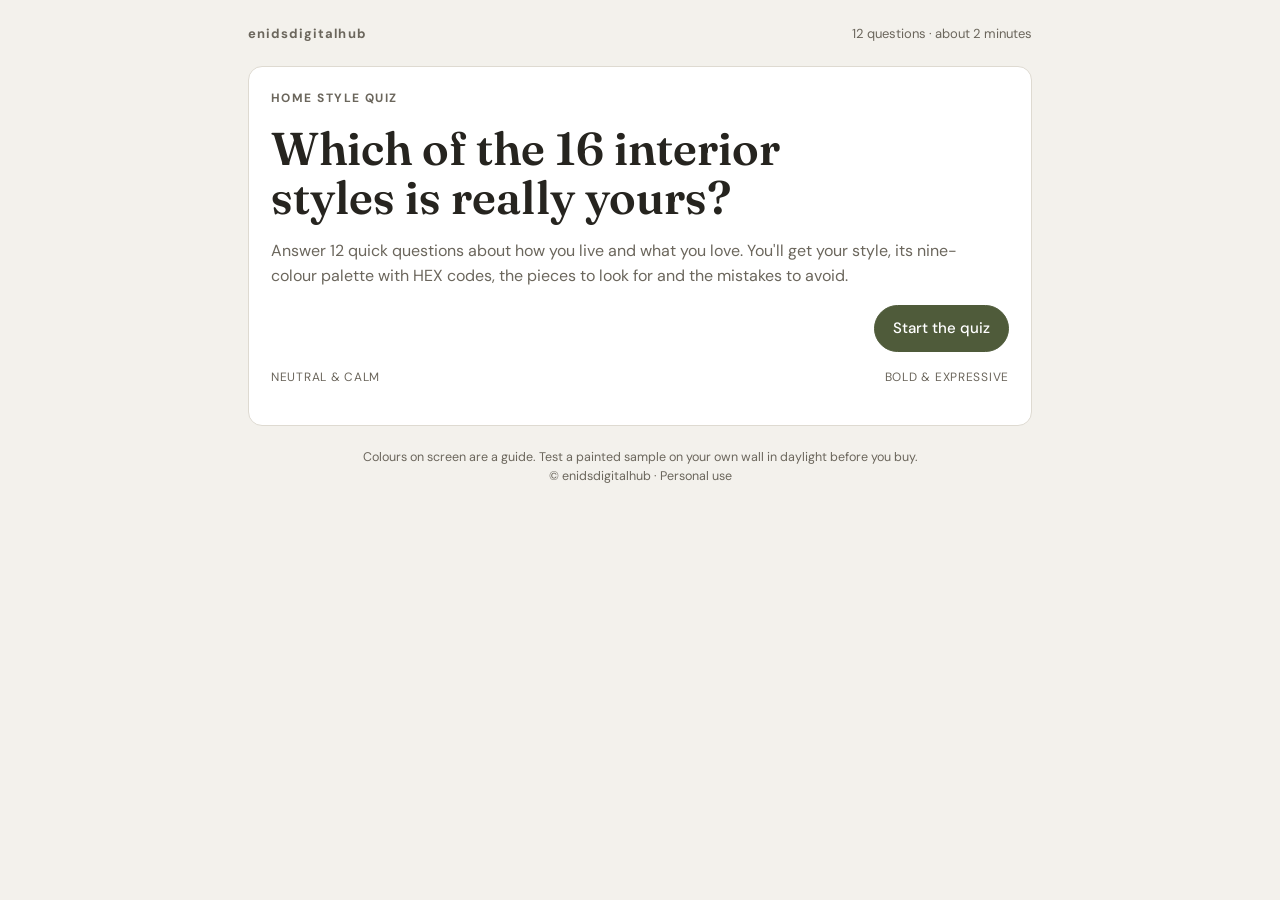
<file: style-library/quiz_template.html>
<!DOCTYPE html>
<html lang="en">
<head>
<meta charset="utf-8">
<meta name="viewport" content="width=device-width, initial-scale=1">
<title>Find Your Home Style</title>
<meta name="description" content="A 12-question quiz that matches you to one of 16 interior design styles, with its 9-colour palette and HEX codes. By enidsdigitalhub.">
<link rel="preconnect" href="https://fonts.googleapis.com">
<link rel="preconnect" href="https://fonts.gstatic.com" crossorigin>
<link href="https://fonts.googleapis.com/css2?family=Fraunces:opsz,wght@9..144,400;9..144,600&family=DM+Sans:wght@400;500;700&display=swap" rel="stylesheet">
<style>
/* Layout: one centred column. Intro = 16-style gallery; quiz = one question card at a time; result = palette-led style card. */
:root{
  --bg:#F3F1EC; --surface:#FFFFFF; --ink:#26241F; --muted:#6B665C; --line:#DEDAD1; --accent:#4F5B3A; --accent-ink:#FFFFFF;
  --display:"Fraunces", Georgia, "Times New Roman", serif;
  --body:"DM Sans", system-ui, -apple-system, "Segoe UI", sans-serif;
  color-scheme: light;
}
@media (prefers-color-scheme: dark){
  :root:not([data-theme="light"]){ --bg:#1B1A17; --surface:#25231F; --ink:#EEEAE2; --muted:#A8A196; --line:#3A372F; --accent:#A9B98A; --accent-ink:#1B1A17; color-scheme: dark; }
}
:root[data-theme="dark"]{ --bg:#1B1A17; --surface:#25231F; --ink:#EEEAE2; --muted:#A8A196; --line:#3A372F; --accent:#A9B98A; --accent-ink:#1B1A17; color-scheme: dark; }
*{box-sizing:border-box}
html,body{margin:0}
body{background:var(--bg); color:var(--ink); font-family:var(--body); font-size:16px; line-height:1.55}
.wrap{max-width:820px; margin:0 auto; padding:24px 18px 56px; display:flex; flex-direction:column; gap:22px}
header{display:flex; justify-content:space-between; align-items:baseline; gap:12px; flex-wrap:wrap}
.brand{font-weight:700; letter-spacing:.08em; font-size:13px; color:var(--muted); text-decoration:none}
.step{font-size:13px; color:var(--muted); font-variant-numeric:tabular-nums}
.bar{height:4px; background:var(--line); border-radius:4px; overflow:hidden}
.bar i{display:block; height:100%; width:0; background:var(--accent); transition:width .3s ease}
h1,h2,h3{font-family:var(--display); font-weight:600; text-wrap:balance; margin:0}
h1{font-size:clamp(30px,6vw,46px); line-height:1.08}
h2{font-size:clamp(23px,4.4vw,31px); line-height:1.15}
h3{font-size:18px}
p{margin:0; max-width:65ch}
.lede{color:var(--muted)}
.card{background:var(--surface); border:1px solid var(--line); border-radius:14px; padding:22px; display:flex; flex-direction:column; gap:16px}
.kicker{font-size:12px; letter-spacing:.12em; text-transform:uppercase; color:var(--muted); font-weight:700}
.opts{display:grid; grid-template-columns:repeat(2,minmax(0,1fr)); gap:12px}
@media (max-width:520px){ .opts{grid-template-columns:1fr} }
.opt{all:unset; box-sizing:border-box; cursor:pointer; border:1.5px solid var(--line); border-radius:12px; padding:14px; display:flex; flex-direction:column; gap:10px; background:var(--bg); transition:border-color .15s}
.opt:hover{border-color:var(--accent)}
.opt:focus-visible,.btn:focus-visible,.tile:focus-visible{outline:3px solid var(--accent); outline-offset:2px}
.opt[aria-pressed="true"]{border-color:var(--accent); box-shadow:inset 0 0 0 1px var(--accent)}
.chips{display:flex; height:28px; border-radius:6px; overflow:hidden}
.chips span{flex:1}
.opt b{font-weight:500}
.opt small{color:var(--muted); font-size:13.5px; line-height:1.4}
.nav{display:flex; justify-content:space-between; gap:10px; flex-wrap:wrap}
.btn{all:unset; box-sizing:border-box; cursor:pointer; padding:11px 18px; border-radius:999px; font-weight:500; font-size:15px; border:1.5px solid var(--line); color:var(--ink); text-align:center}
.btn.primary{background:var(--accent); color:var(--accent-ink); border-color:var(--accent)}
.btn[disabled]{opacity:.4; cursor:default}
/* gallery */
.gallery{display:grid; grid-template-columns:repeat(4,minmax(0,1fr)); gap:10px}
@media (max-width:640px){ .gallery{grid-template-columns:repeat(2,minmax(0,1fr))} }
.tile{all:unset; box-sizing:border-box; cursor:pointer; border:1px solid var(--line); border-radius:10px; overflow:hidden; background:var(--surface); display:flex; flex-direction:column}
.tile:hover{border-color:var(--accent)}
.tile .chips{height:34px; border-radius:0}
.tile span.n{padding:8px 10px; font-size:13px; line-height:1.3; display:flex; gap:6px}
.tile span.n i{font-style:normal; color:var(--muted); font-variant-numeric:tabular-nums}
.axis{display:flex; justify-content:space-between; font-size:12px; color:var(--muted); letter-spacing:.06em; text-transform:uppercase}
/* result */
.hero{border-radius:14px; overflow:hidden; border:1px solid var(--line); background:var(--surface)}
.hero .strip{display:flex; height:110px}
.hero .strip span{flex:1}
.hero .body{padding:22px; display:flex; flex-direction:column; gap:12px}
.words{display:flex; gap:8px; flex-wrap:wrap}
.pill{border:1px solid var(--line); border-radius:999px; padding:4px 12px; font-size:14px}
.pal{display:grid; grid-template-columns:repeat(3,minmax(0,1fr)); gap:10px}
@media (max-width:520px){ .pal{grid-template-columns:repeat(2,minmax(0,1fr))} }
.sw{border:1px solid var(--line); border-radius:10px; overflow:hidden; background:var(--surface)}
.sw div{height:56px}
.sw p{padding:8px 10px; font-size:13px; line-height:1.35}
.sw code{font-family:ui-monospace,Menlo,Consolas,monospace; color:var(--muted); font-size:12px}
.cols{display:grid; grid-template-columns:1fr 1fr; gap:18px}
@media (max-width:560px){ .cols{grid-template-columns:1fr} }
ul{margin:0; padding-left:18px; display:flex; flex-direction:column; gap:6px}
.match{display:flex; flex-direction:column; gap:8px}
.mrow{display:grid; grid-template-columns:170px 1fr 44px; gap:10px; align-items:center; font-size:14px}
@media (max-width:420px){ .mrow{grid-template-columns:120px 1fr 40px} }
.mrow .t{height:8px; background:var(--line); border-radius:8px; overflow:hidden}
.mrow .t i{display:block; height:100%; border-radius:8px}
.mrow span:last-child{text-align:right; font-variant-numeric:tabular-nums; color:var(--muted)}
.cta{display:flex; flex-direction:column; gap:12px; border-radius:14px; padding:22px; color:#fff}
.cta p{color:rgba(255,255,255,.92)}
.cta .row{display:flex; gap:10px; flex-wrap:wrap}
.cta .btn{border-color:rgba(255,255,255,.65); color:#fff}
.cta .btn.solid{background:#fff; border-color:#fff}
.sig{display:flex; gap:14px; align-items:center; flex-wrap:wrap}
.sig .chips{width:150px; height:40px}
.toast{font-size:13px; color:var(--muted); min-height:18px}
.home{display:flex; flex-direction:column; gap:14px}
.tabs{display:flex; gap:8px; flex-wrap:wrap}
.tab{all:unset; box-sizing:border-box; cursor:pointer; padding:7px 14px; border-radius:999px; border:1.5px solid var(--line); font-size:14px}
.tab[aria-selected="true"]{background:var(--ink); color:var(--bg); border-color:var(--ink)}
.tab:focus-visible{outline:3px solid var(--accent); outline-offset:2px}
.view{border-radius:12px; overflow:hidden; border:1px solid var(--line); background:#fff; aspect-ratio:8/5}
.view svg{display:block; width:100%; height:100%}
.note{font-size:13px; color:var(--muted)}
footer{font-size:12.5px; color:var(--muted); text-align:center}
[hidden]{display:none !important}
@media (prefers-reduced-motion: reduce){ *{transition:none !important} }
</style>
</head>
<body>
<div class="wrap">
  <header>
    <a class="brand" href="#">enidsdigitalhub</a>
    <span class="step" id="step">12 questions · about 2 minutes</span>
  </header>

  <section id="intro" class="card">
    <div class="kicker">Home style quiz</div>
    <h1>Which of the 16 interior styles is really yours?</h1>
    <p class="lede">Answer 12 quick questions about how you live and what you love. You'll get your style, its nine-colour palette with HEX codes, the pieces to look for and the mistakes to avoid.</p>
    <div class="nav"><span></span><button class="btn primary" id="start">Start the quiz</button></div>
    <div class="axis" aria-hidden="true"><span>Neutral &amp; calm</span><span>Bold &amp; expressive</span></div>
    <div class="gallery" id="gallery" aria-label="Browse all 16 styles"></div>
  </section>

  <section id="quiz" class="card" hidden>
    <div class="bar" aria-hidden="true"><i id="prog"></i></div>
    <h2 id="qtext"></h2>
    <div class="opts" id="opts" role="group"></div>
    <div class="nav">
      <button class="btn" id="back">Back</button>
      <button class="btn primary" id="next" disabled>Next</button>
    </div>
  </section>

  <section id="result" hidden style="display:flex;flex-direction:column;gap:18px"></section>

  <footer>Colours on screen are a guide. Test a painted sample on your own wall in daylight before you buy.<br>© enidsdigitalhub · Personal use</footer>
</div>

<script>
/* ---------- Paste your Payhip product links here (leave "" until a product is live) ---------- */
const SHOP = {
  library: "",          // Complete 16-Style Library bundle
  palettes: "",         // 16 palette pack
  guides: {}            // e.g. { "japandi": "https://payhip.com/b/XXXX", ... }
};

const DATA = /*__DATA__*/;
const QUESTIONS = /*__QUESTIONS__*/;
const W_TAG = /*__WTAG__*/;
const SCENES = /*__SCENES__*/;
/*__ROOMS_JS__*/

const AXES = DATA.axes, ALL = DATA.styles;
const CORE = ALL.filter(s => !s.signature), SIG = ALL.filter(s => s.signature);
const byId = Object.fromEntries(ALL.map(s => [s.id, s]));
const $ = id => document.getElementById(id);
const esc = t => String(t).replace(/[&<>"]/g, c => ({'&':'&amp;','<':'&lt;','>':'&gt;','"':'&quot;'}[c]));
let i = 0; const answers = new Array(QUESTIONS.length).fill(null);

function chips(cols){ return '<div class="chips" aria-hidden="true">' + cols.map(c=>`<span style="background:${c}"></span>`).join('') + '</div>'; }
function accent(s){ // darkest mid-tone from the palette, readable with white text
  const lum = h => { const n=parseInt(h.slice(1),16), r=(n>>16)/255, g=(n>>8&255)/255, b=(n&255)/255; return .2126*r+.7152*g+.0722*b; };
  const c = s.palette.map(p=>p.hex).filter(h => lum(h) < .42 && lum(h) > .06).sort((a,b)=>lum(b)-lum(a));
  return c[0] || s.palette[s.palette.length-1].hex;
}

/* ---------- scoring: profile similarity + explicit style signals ---------- */
function scores(ch){
  const acc = Object.fromEntries(AXES.map(a=>[a,[]])), votes = {}; let n = 0;
  ch.forEach((k,qi)=>{ if(k===null) return; const o = QUESTIONS[qi].o[k]; n++;
    for(const a in o.v) acc[a].push(o.v[a]);
    o.tags.forEach(t => votes[t] = (votes[t]||0) + 1/Math.sqrt(o.tags.length)); });
  const u = {}; for(const a of AXES) if(acc[a].length) u[a] = acc[a].reduce((x,y)=>x+y,0)/acc[a].length;
  const keys = Object.keys(u), out = {};
  for(const s of CORE){
    const d = Math.sqrt(keys.reduce((t,a)=>t+(u[a]-s.profile[a])**2,0)/Math.max(keys.length,1));
    out[s.id] = W_TAG*((votes[s.id]||0)/Math.max(n,1)) + (1-W_TAG)*Math.max(0,1-d/0.5);
  }
  return out;
}

/* ---------- views ---------- */
function gallery(){
  $('gallery').innerHTML = CORE.map(s=>`<button class="tile" data-id="${s.id}">${chips(s.palette.filter((_,k)=>k%2===0).map(p=>p.hex))}<span class="n"><i>${s.num}.</i>${esc(s.name)}</span></button>`).join('');
  $('gallery').querySelectorAll('.tile').forEach(b=>b.addEventListener('click',()=>{ location.hash = b.dataset.id; }));
}

function renderQ(){
  const item = QUESTIONS[i];
  $('step').textContent = `Question ${i+1} of ${QUESTIONS.length}`;
  $('prog').style.width = (i/QUESTIONS.length*100) + '%';
  $('qtext').textContent = item.q;
  $('opts').setAttribute('aria-label', item.q);
  $('opts').innerHTML = item.o.map((o,k)=>`<button class="opt" id="opt-${k}" aria-pressed="${answers[i]===k}">${chips(o.chips)}<b>${esc(o.label)}</b><small>${esc(o.sub)}</small></button>`).join('');
  item.o.forEach((o,k)=> $('opt-'+k).addEventListener('click', ()=>{ answers[i]=k; if(i < QUESTIONS.length-1){ i++; renderQ(); $('opt-0').focus(); } else { renderQ(); $('next').focus(); } }));
  $('back').disabled = i===0;
  $('next').disabled = answers[i]===null;
  $('next').textContent = i===QUESTIONS.length-1 ? 'See my style' : 'Next';
}

function show(view){ ['intro','quiz','result'].forEach(v=>$(v).hidden = v!==view); window.scrollTo(0,0); }

function renderStyle(s, sc){
  const acc = accent(s), link = SHOP.guides[s.id], lib = SHOP.library;
  const sig = s.signature ? null : SIG.find(g => (g.pair_with||[]).includes(s.id));
  let match = '';
  if(sc){
    const order = Object.keys(sc).sort((a,b)=>sc[b]-sc[a]).slice(0,3), top = sc[order[0]] || 1;
    match = `<div class="card"><h3>Your closest styles</h3><div class="match">${order.map(k=>{const pc=Math.round(sc[k]/top*100);return `<div class="mrow"><span>${esc(byId[k].name)}</span><div class="t"><i style="width:${pc}%;background:${accent(byId[k])}"></i></div><span>${pc}%</span></div>`}).join('')}</div>
      <p class="lede" style="font-size:14px">Your second style is <a href="#${order[1]}">${esc(byId[order[1]].name)}</a>. Borrowing one or two of its pieces makes the look your own.</p></div>`;
  }
  $('step').textContent = sc ? 'Your result' : (s.signature ? 'Signature colour story' : `Style ${s.num} of 16`);
  const r = $('result');
  r.innerHTML = `
    <div class="hero">
      <div class="strip" aria-hidden="true">${s.palette.map(p=>`<span style="background:${p.hex}"></span>`).join('')}</div>
      <div class="body">
        <div class="kicker">${sc ? 'Your home style' : (s.signature ? 'enidsdigitalhub signature' : 'Interior style ' + s.num)}</div>
        <h1>${esc(s.name)}</h1>
        <p style="font-family:var(--display);font-size:19px;color:${acc}">${esc(s.tagline)}</p>
        <p>${esc(s.blurb)}</p>
        <div class="words">${s.words.map(w=>`<span class="pill">${esc(w)}</span>`).join('')}</div>
        <p class="lede" style="font-size:14px"><b>Best for:</b> ${esc(s.best_for)}</p>
      </div>
    </div>
    <div class="card">
      <div class="nav" style="align-items:baseline"><h3>The 9-colour palette</h3><button class="btn" id="copy">Copy HEX codes</button></div>
      <div class="pal">${s.palette.map(p=>`<div class="sw"><div style="background:${p.hex}"></div><p><b>${esc(p.name)}</b><br><code>${p.hex}</code><br>${esc(p.use)}</p></div>`).join('')}</div>
      <div class="toast" id="toast" aria-live="polite"></div>
    </div>
    ${SCENES[s.id] ? `<div class="card home">
      <div><div class="kicker">See it in a real home</div><h3 style="margin-top:4px">${esc(s.name)}, room by room</h3></div>
      <div class="tabs" role="tablist" aria-label="Rooms">${Object.entries(ROOMS.LABELS).map(([k,v],n)=>`<button class="tab" role="tab" data-room="${k}" aria-selected="${n===0}">${v}</button>`).join('')}</div>
      <div class="view" id="view">${ROOMS.draw('living', SCENES[s.id])}</div>
      <p class="note">Illustrated sample home based on a real 3-bedroom bungalow (details changed for privacy). Want your own rooms designed in this style? Ask about the design-my-home service at enidsdigitalhub.</p>
    </div>` : ''}
    <div class="card cols">
      <div><h3 style="margin-bottom:10px">Pieces to look for</h3><ul>${s.pieces.map(x=>`<li>${esc(x)}</li>`).join('')}</ul></div>
      <div><h3 style="margin-bottom:10px">Key materials</h3><ul>${s.materials.map(x=>`<li>${esc(x)}</li>`).join('')}</ul></div>
      <div><h3 style="margin-bottom:10px">Do</h3><ul>${s.dos.map(x=>`<li>${esc(x)}</li>`).join('')}</ul></div>
      <div><h3 style="margin-bottom:10px">Avoid</h3><ul>${s.avoid.map(x=>`<li>${esc(x)}</li>`).join('')}</ul></div>
    </div>
    ${match}
    ${sig ? `<div class="card sig">${chips(sig.palette.map(p=>p.hex))}<div style="flex:1;min-width:220px"><div class="kicker">Pairs well with</div><p><a href="#${sig.id}"><b>${esc(sig.name)}</b></a>, an enidsdigitalhub signature colour story. ${esc(sig.tagline)}.</p></div></div>` : ''}
    <div class="cta" style="background:${acc}">
      <div class="kicker" style="color:rgba(255,255,255,.8)">Take it further</div>
      <h2 style="color:#fff">The ${esc(s.name)} Home Style Guide</h2>
      <p>18 pages: the full palette with HEX, RGB and CMYK codes, material boards, room-by-room styling with real furniture sizes, a lighting guide, a sizing cheat sheet and a shopping checklist.</p>
      <div class="row">
        ${link ? `<a class="btn solid" style="color:${acc}" href="${link}" target="_blank" rel="noopener">Get this guide</a>` : `<span class="btn solid" style="color:${acc};cursor:default">Coming soon at enidsdigitalhub</span>`}
        ${lib ? `<a class="btn" href="${lib}" target="_blank" rel="noopener">Get all 16 styles</a>` : ''}
        <button class="btn" id="share">Copy link to this style</button>
        <button class="btn" id="again">${sc ? 'Retake the quiz' : 'Take the quiz'}</button>
      </div>
    </div>`;
  document.querySelectorAll('.tab').forEach(b=>b.addEventListener('click',()=>{
    document.querySelectorAll('.tab').forEach(x=>x.setAttribute('aria-selected', x===b));
    $('view').innerHTML = ROOMS.draw(b.dataset.room, SCENES[s.id]);
  }));
  $('copy').addEventListener('click', async ()=>{
    const txt = s.name + ' palette\n' + s.palette.map(p=>`${p.name}: ${p.hex}`).join('\n');
    try{ await navigator.clipboard.writeText(txt); $('toast').textContent='Copied. Paste the codes into Canva or take them to your paint shop.'; }
    catch(e){ $('toast').textContent='Your browser blocked copying. Select the codes above and copy them by hand.'; }
  });
  $('share').addEventListener('click', async e=>{
    const url = location.href.split('#')[0] + '#' + s.id;
    try{ await navigator.clipboard.writeText(url); e.target.textContent='Link copied'; } catch(err){ e.target.textContent = url; }
  });
  $('again').addEventListener('click', ()=>{ answers.fill(null); i=0; history.replaceState(null,'',location.pathname+location.search); show('quiz'); renderQ(); });
  show('result');
}

function route(){
  const id = location.hash.slice(1);
  if(byId[id]) renderStyle(byId[id], null);
  else { show('intro'); $('step').textContent = '12 questions · about 2 minutes'; }
}

$('start').addEventListener('click', ()=>{ show('quiz'); renderQ(); $('opt-0').focus(); });
$('back').addEventListener('click', ()=>{ if(i>0){ i--; renderQ(); } });
$('next').addEventListener('click', ()=>{
  if(answers[i]===null) return;
  if(i < QUESTIONS.length-1){ i++; renderQ(); return; }
  $('prog').style.width='100%';
  const sc = scores(answers), top = Object.keys(sc).sort((a,b)=>sc[b]-sc[a])[0];
  renderStyle(byId[top], sc);
});
window.addEventListener('hashchange', route);
gallery(); route();
</script>
</body>
</html>
</file>
